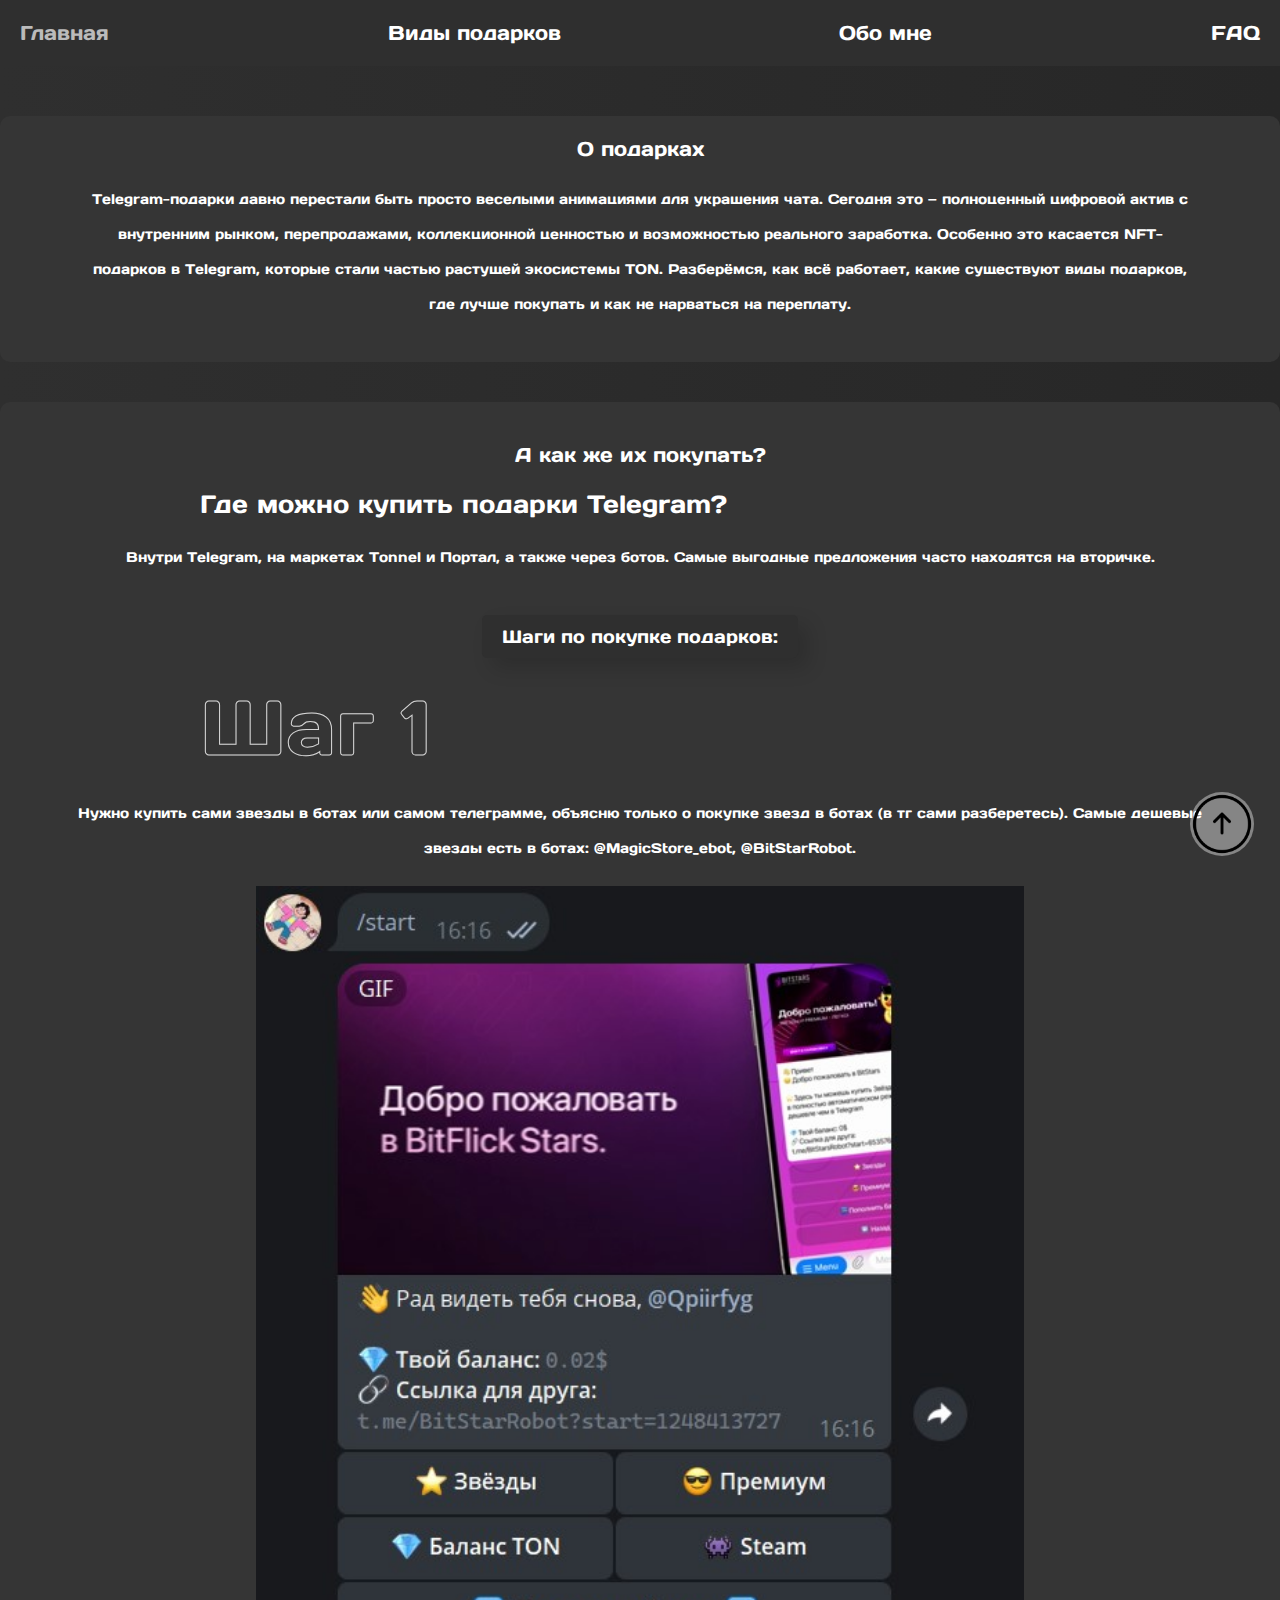
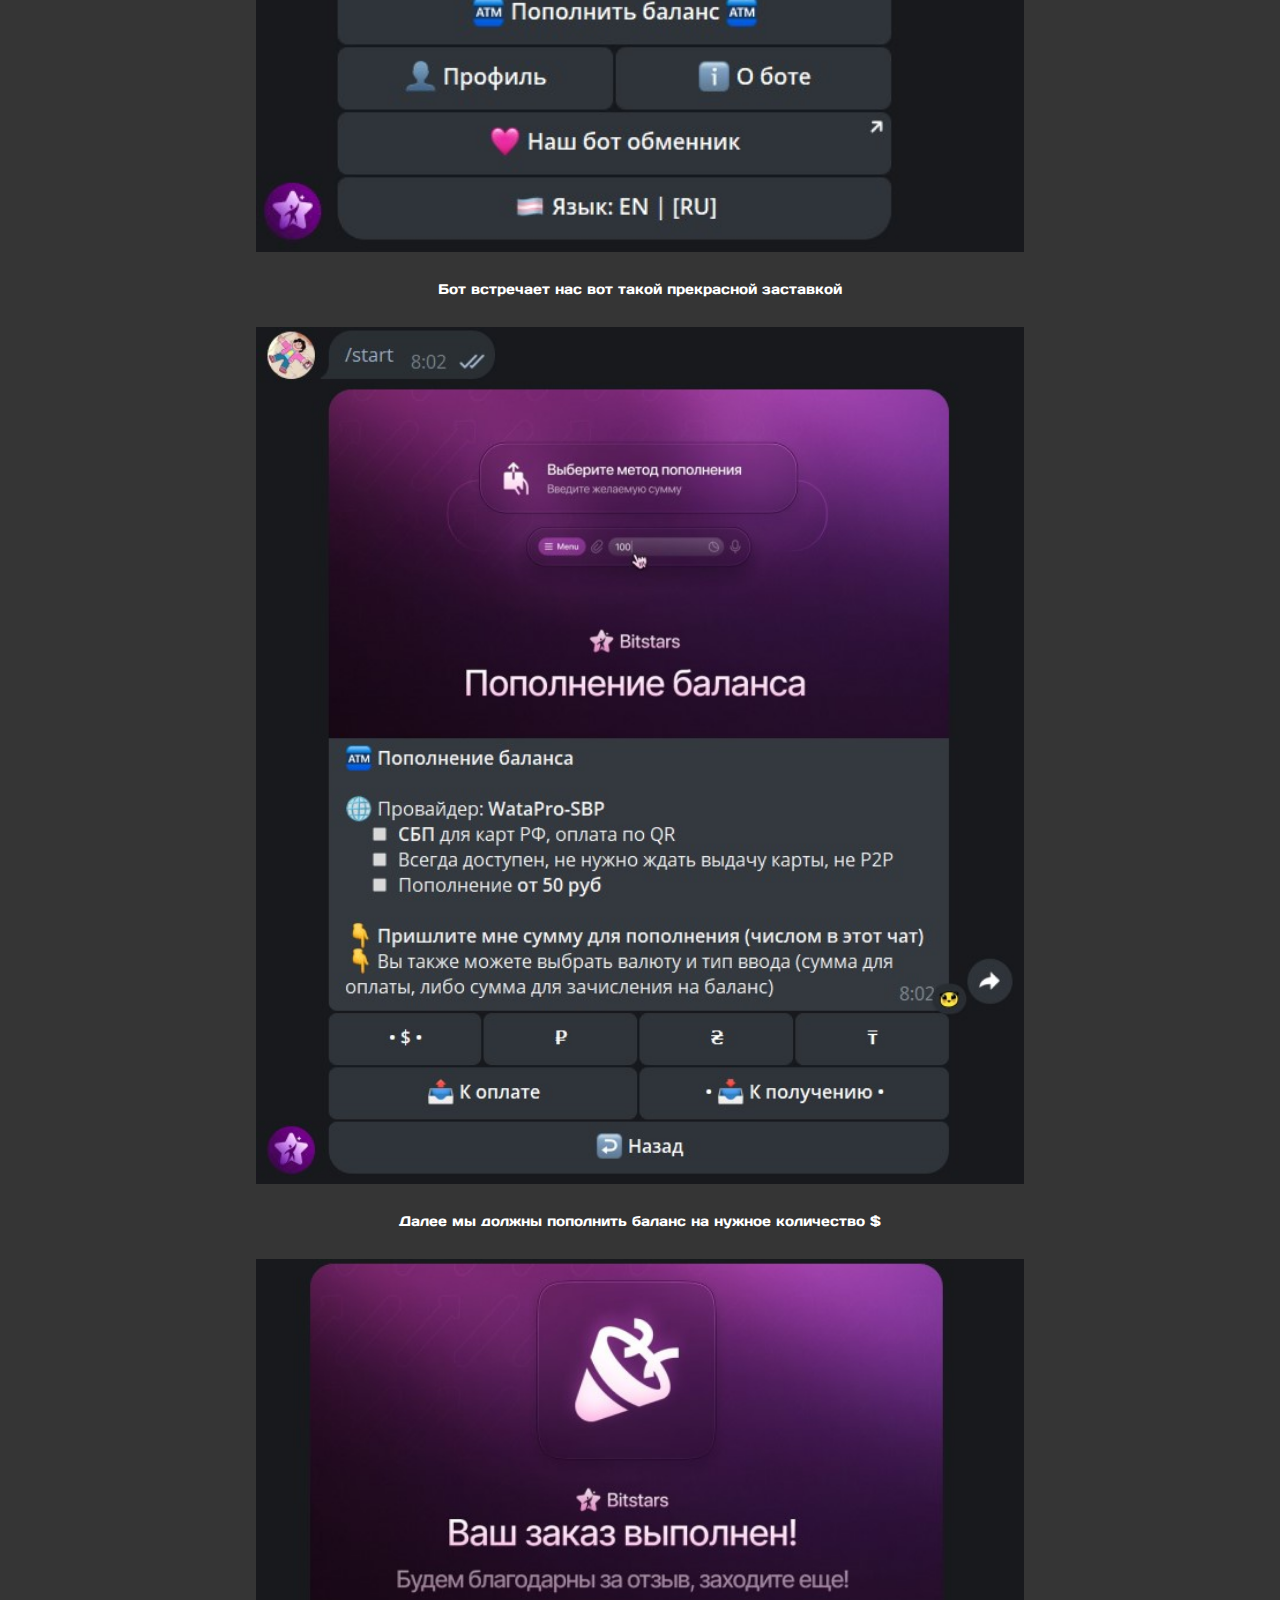
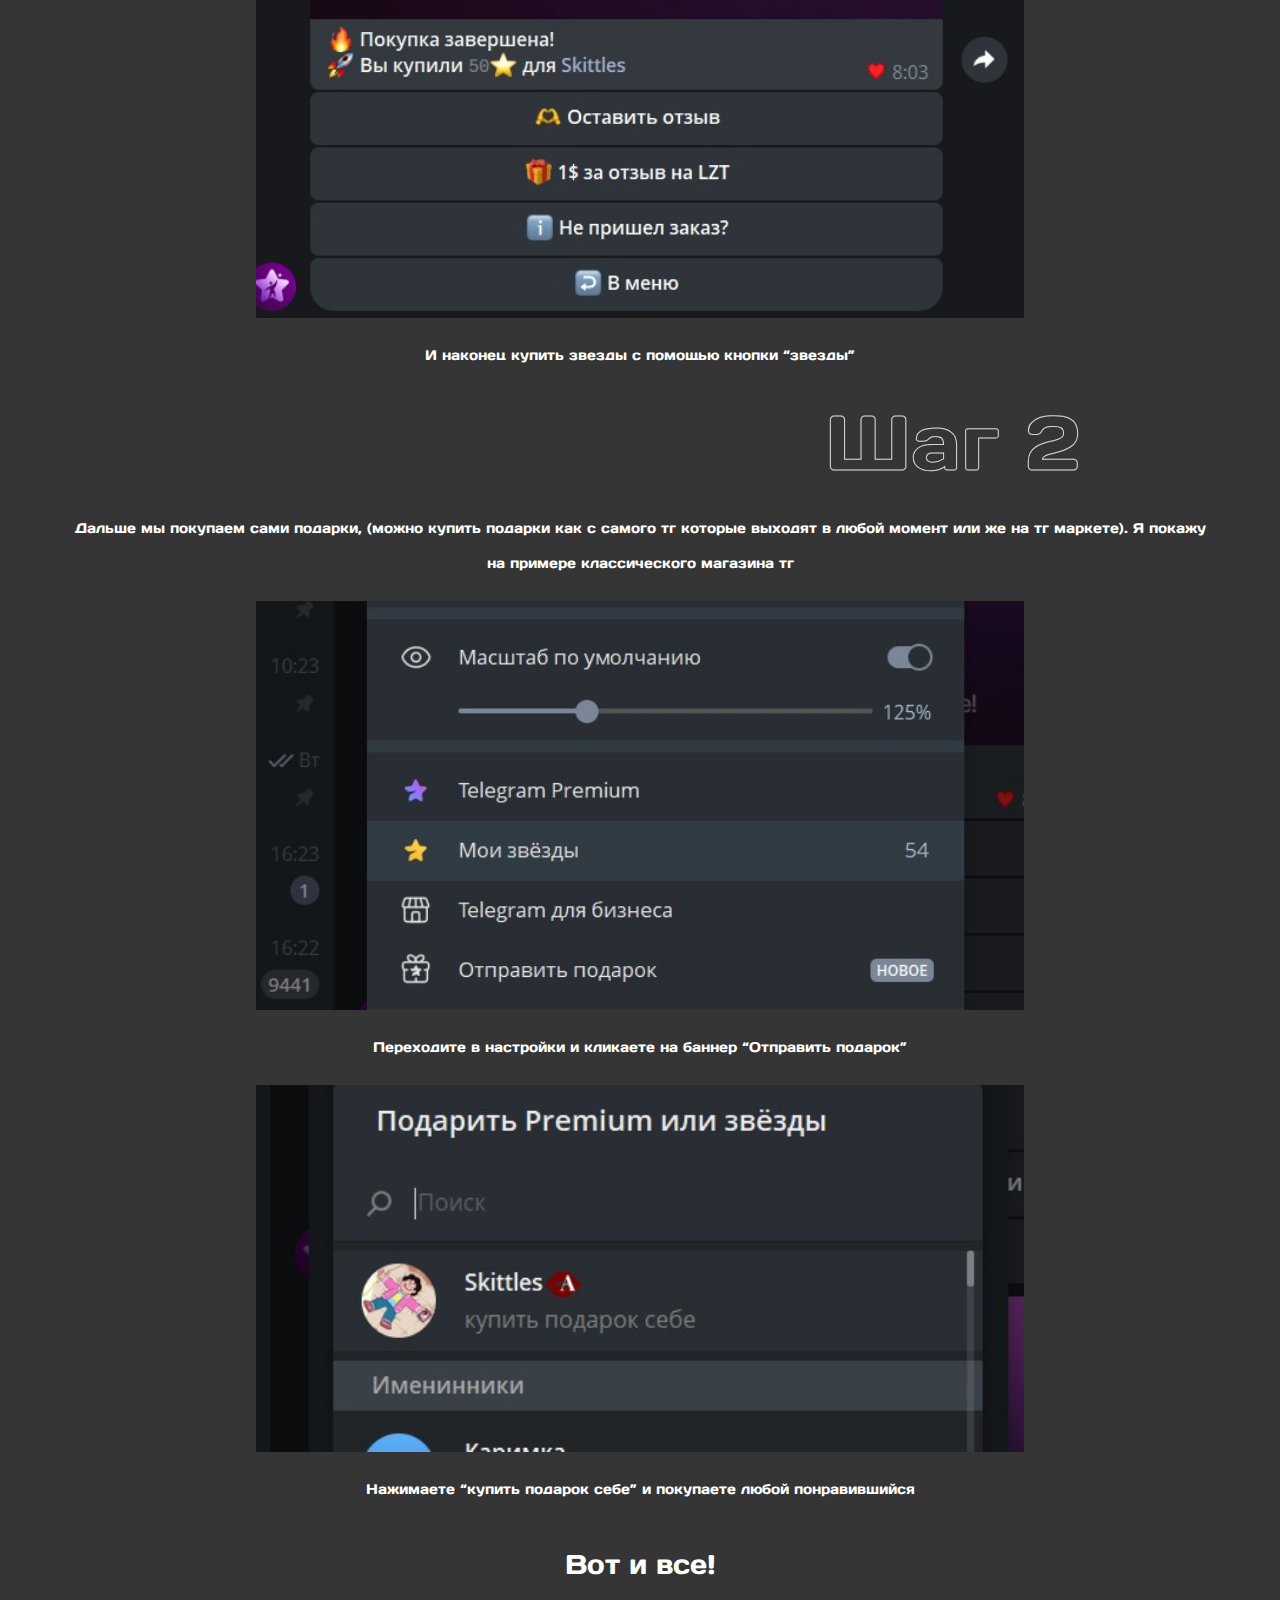
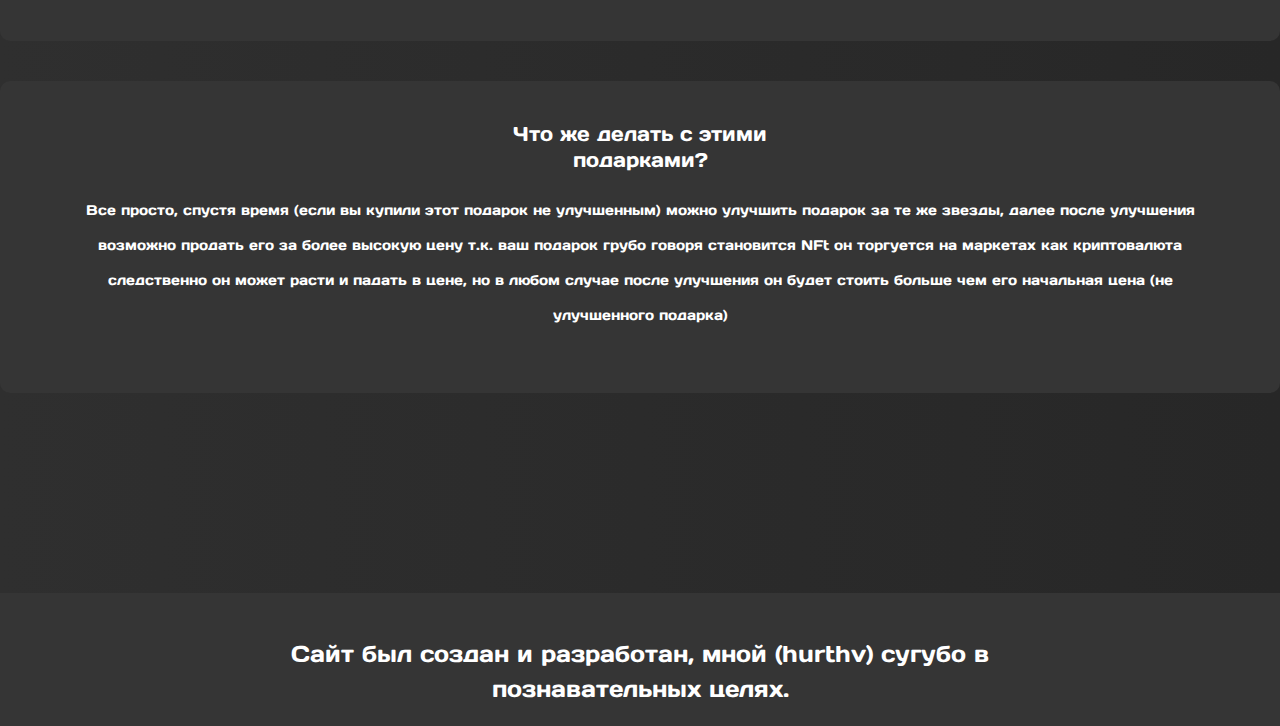
<file: index.html>
<!DOCTYPE html>
<html lang="ru">
<head>
    <meta charset="UTF-8">
    <meta name="viewport" content="width=device-width, initial-scale=1.0">
    <title>Document</title>
    <link rel="stylesheet" href="gift.css">
    <link href="https://fonts.googleapis.com/css2?family=Days+One&display=swap" rel="stylesheet">
</head>
<body>

    <a href="#top" class="arrow-link"><img src="images/arrow_top.png" alt="" class="arrow-img"></a>

    <header class="header">
        <div class="header-div">
            <ul class="header-list">
                <li class="header-list-item">
                    <a href="index.html" id="top" class="header-list-link active">Главная</a>
                </li>
                <li class="header-list-item">
                    <a href="gift-types.html" class="header-list-link textcenter">Виды подарков</a>
                </li>
                <li class="header-list-item">
                    <a href="gift-about.html" class="header-list-link">Обо мне</a>
                </li>
                <li class="header-list-item">
                    <a href="gift-FAQ.html" class="header-list-link">FAQ</a>
                </li>
            </ul>
        </div>
    </header>

    <main class="main">
        <div class="container">
            <article class="article">
                <div data-number="1" class="article-number"></div>
                <div class="article-subtitle">О подарках</div>
                <p class="article-title">Telegram-подарки давно перестали быть просто веселыми анимациями для украшения чата. 
                    Сегодня это — полноценный цифровой актив с внутренним рынком, перепродажами, коллекционной ценностью и возможностью реального заработка. 
                    Особенно это касается NFT-подарков в Telegram, которые стали частью растущей экосистемы TON. 
                    Разберёмся, как всё работает, какие существуют виды подарков, где лучше покупать и как не нарваться на переплату.</p>
            </article>
        </div>

            <div class="container">
            <article class="article_2">
                <div data-number="2" class="article-number_2"></div>
                    <div class="article-subtitle_2">А как же их покупать?</div>
                        <div class="article-sub-subtitle_2">Где можно купить подарки Telegram?</div>
                            <p class="article-title_2 margin">Внутри Telegram, на маркетах Tonnel и Портал, а также через ботов. Самые выгодные предложения часто находятся на вторичке.</p>
                            
                            <div class="article-step_2">Шаги по покупке подарков:</div>

                    <div class="step_1">Шаг 1</div>
                        <p class="article-title_2">Нужно купить сами звезды в ботах или самом телеграмме, объясню только о покупке звезд в ботах (в тг сами разберетесь). 
                        Самые дешевые звезды есть в ботах: @MagicStore_ebot, @BitStarRobot.</p>
                        <img src="images/img1.jpg" alt="Заставка бота" class="img-part_1">
                            <p class="article-title_2">Бот встречает нас вот такой прекрасной заставкой</p>
                                <img src="images/img2.jpg" alt="Пополнение баланса" class="img-part_1">
                                    <p class="article-title_2">Далее мы должны пополнить баланс на нужное количество $</p>
                                        <img src="images/img3.jpg" alt="Покупка звезд" class="img-part_1">
                                            <p class="article-title_2">И наконец купить звезды с помощью кнопки “звезды”</p>

                    <div class="step_2">Шаг 2</div>

                    <p class="article-title_2">Дальше мы покупаем сами подарки, (можно купить подарки как с самого тг которые выходят в любой момент или же на тг маркете).
                     Я покажу на примере классического магазина тг</p>
                        <img src="images/img4.jpg" alt="Отправка подарка" class="img-part_2">
                            <p class="article-title_2">Переходите в настройки и кликаете на баннер “Отправить подарок”</p>
                                <img src="images/img5.jpg" alt="Купить подарок себе" class="img-part_2">
                                    <p class="article-title_2">Нажимаете “купить подарок себе” и покупаете любой понравившийся</p>
                                        <div class="article-footer_2">Вот и все!</div>
                </article>
            </div>

            <div class="container">
                <article class="article_3">
                    <div data-number="3" class="article-number_3"></div>
                    <div class="article-subtitle_3">Что же делать с этими подарками?</div>
                    <p class="article-title_3">Все просто, спустя время (если вы купили этот подарок не улучшенным) можно улучшить подарок за те же звезды, 
                        далее после улучшения возможно продать его за более высокую цену 
                        т.к. ваш подарок грубо говоря становится NFt он торгуется на маркетах как криптовалюта следственно он может расти и падать в цене, 
                        но в любом случае после улучшения он будет стоить больше чем его начальная цена (не улучшенного подарка)</p>
                </article>
            </div>

    </main>


    <footer class="footer">
        <div class="footer-container">
            <p class="footer-text">
                Сайт был создан и разработан, мной (hurthv) сугубо в познавательных целях.
            </p>
        </div>
    </footer>

</body>
</html>
</file>
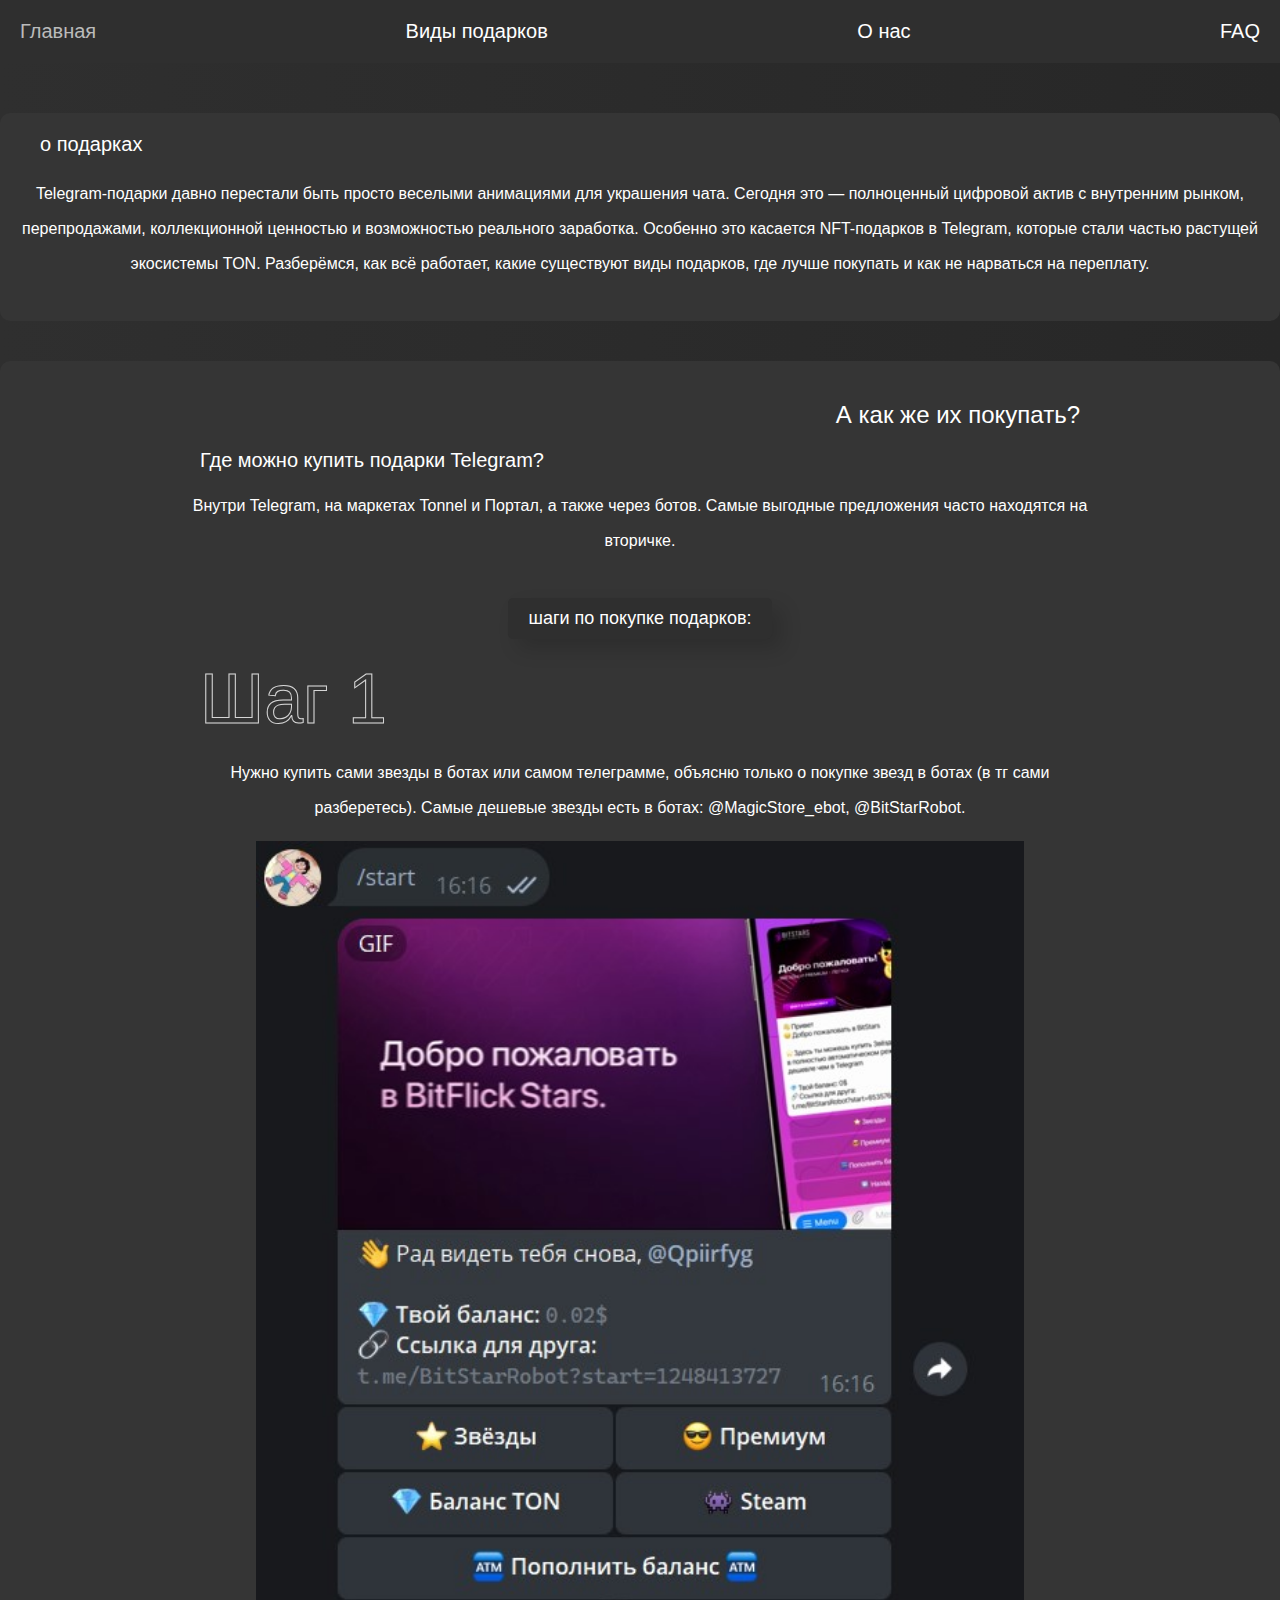
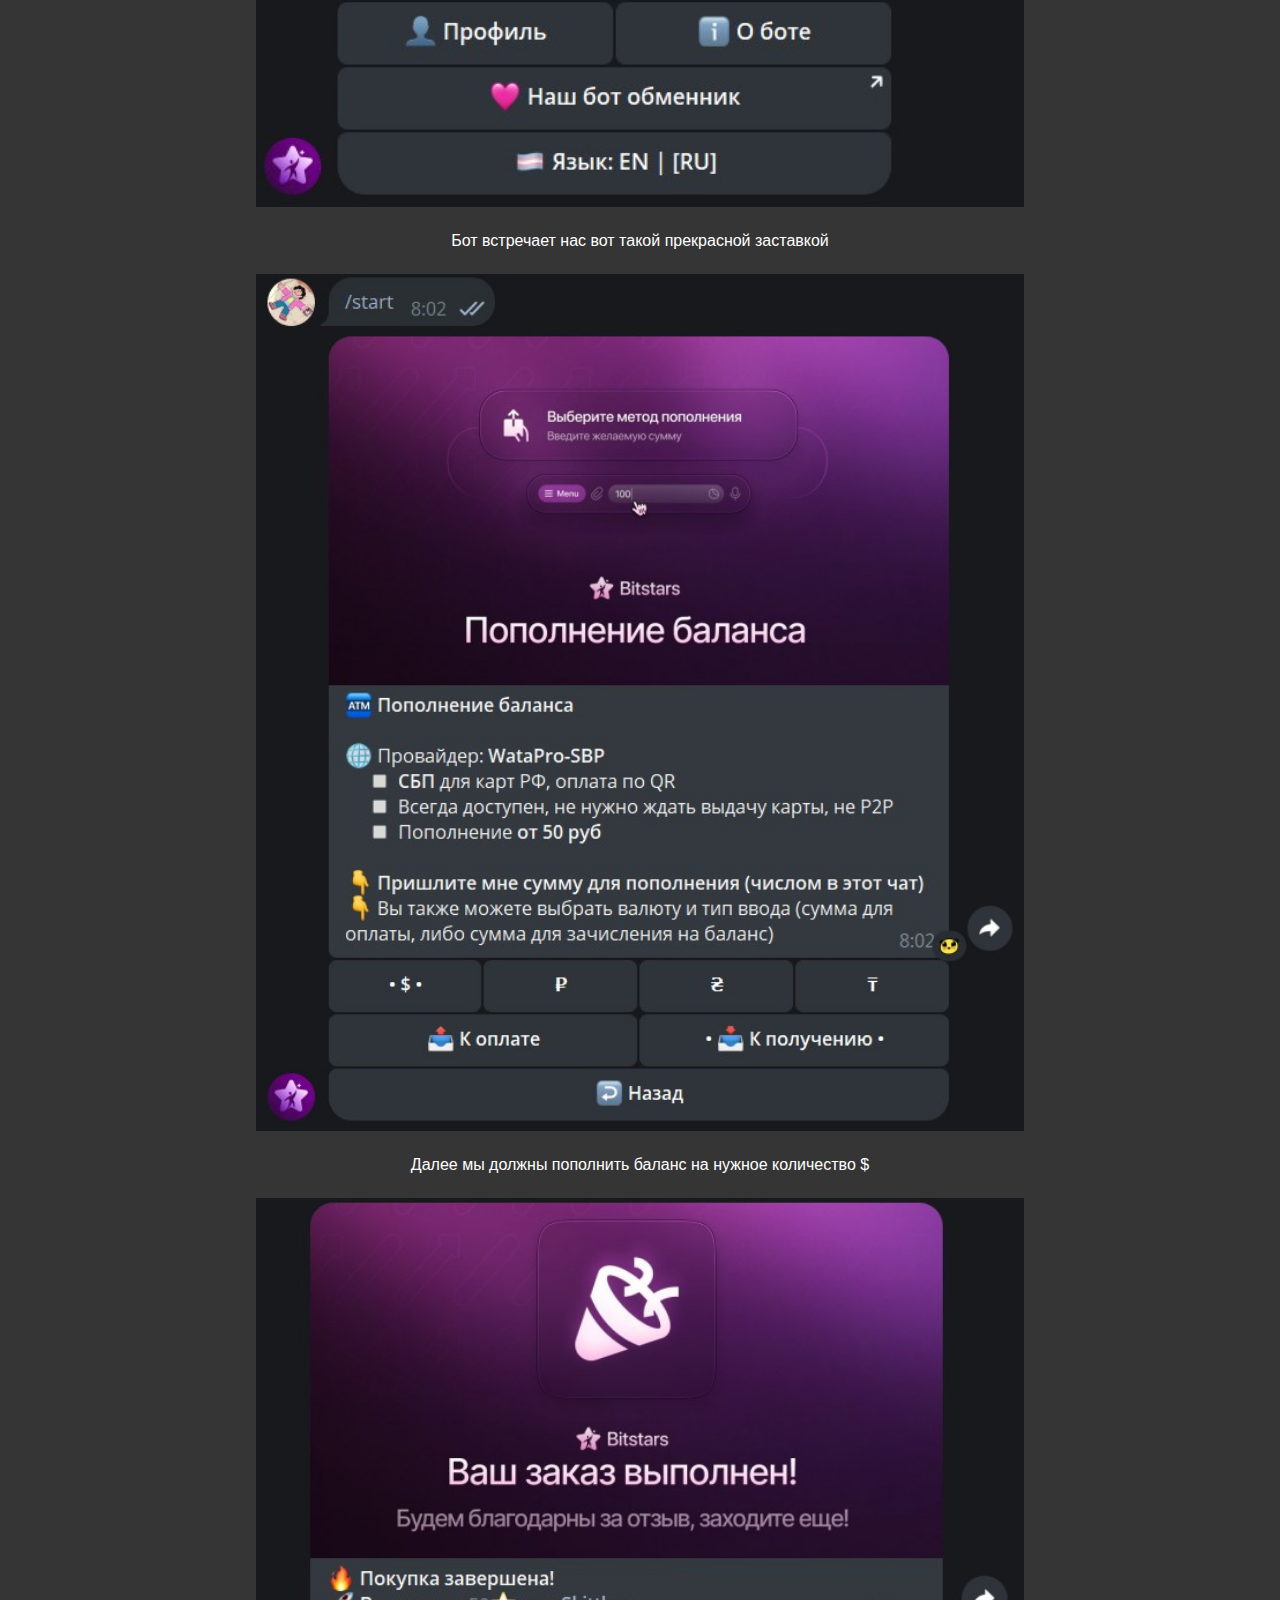
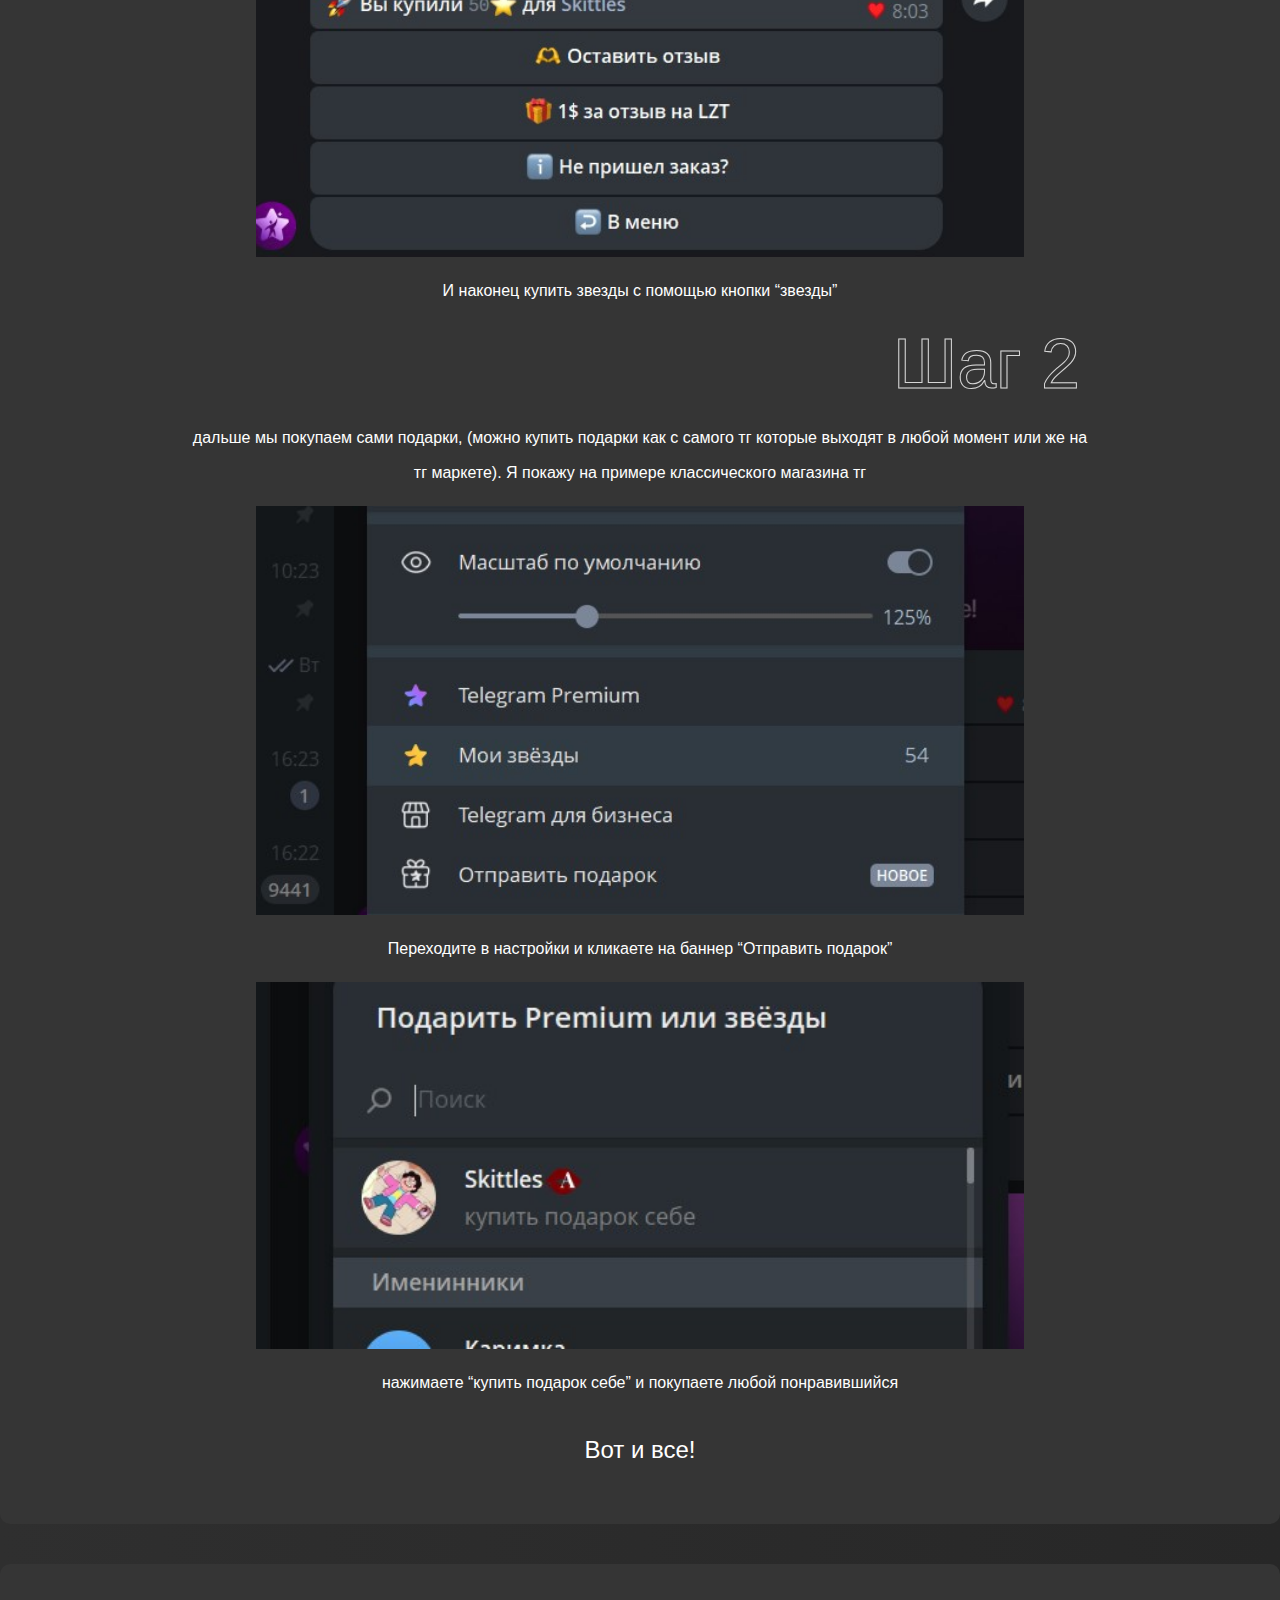
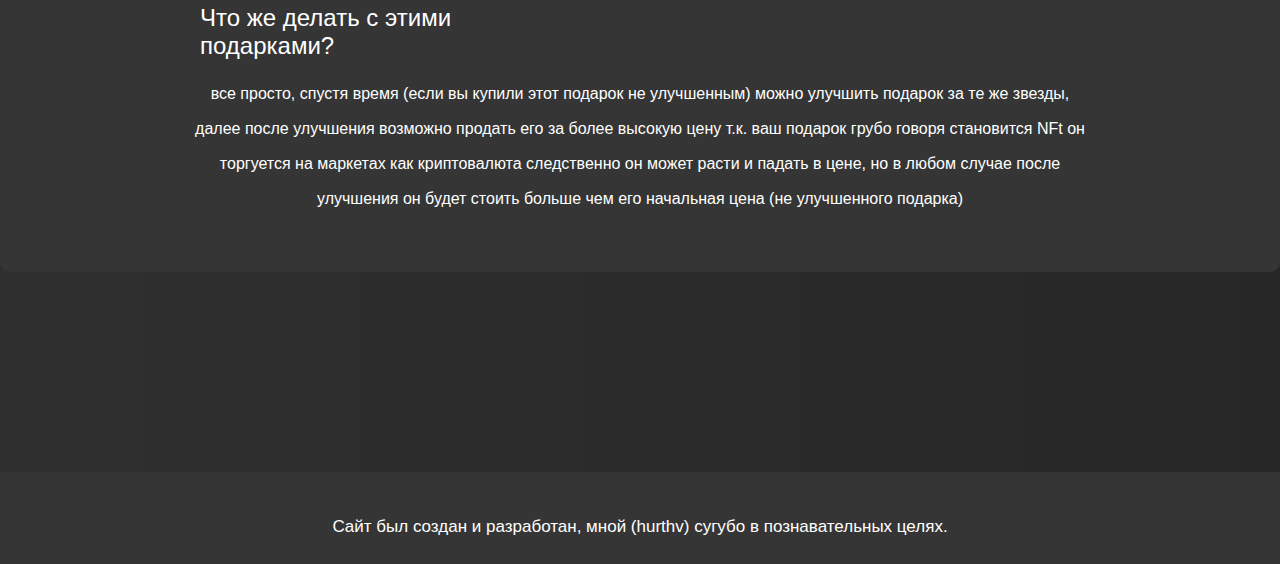
<file: docs/index.html>
<!DOCTYPE html>
<html lang="en">
<head>
    <meta charset="UTF-8">
    <meta name="viewport" content="width=device-width, initial-scale=1.0">
    <title>Document</title>
    <link rel="stylesheet" href="gift.css">
</head>
<body>
    <header class="header">
        <div class="header-div">
            <ul class="header-list">
                <li class="header-list-item">
                    <a href="index.html" class="header-list-link active">Главная</a>
                </li>
                <li class="header-list-item">
                    <a href="gift-types.html" class="header-list-link textcenter">Виды подарков</a>
                </li>
                <li class="header-list-item">
                    <a href="gift-about.html" class="header-list-link">О наc</a>
                </li>
                <li class="header-list-item">
                    <a href="gift-FAQ.html" class="header-list-link">FAQ</a>
                </li>
            </ul>
        </div>
    </header>

    <main class="main">
        <div class="container">
            <article class="article">
                <div data-number="1" class="article-number"></div>
                <div class="article-subtitle">о подарках</div>
                <p class="article-title">Telegram-подарки давно перестали быть просто веселыми анимациями для украшения чата. 
                    Сегодня это — полноценный цифровой актив с внутренним рынком, перепродажами, коллекционной ценностью и возможностью реального заработка. 
                    Особенно это касается NFT-подарков в Telegram, которые стали частью растущей экосистемы TON. 
                    Разберёмся, как всё работает, какие существуют виды подарков, где лучше покупать и как не нарваться на переплату.</p>
            </article>
        </div>

            <div class="container">
            <article class="article_2">
                <div data-number="2" class="article-number_2"></div>
                    <div class="article-subtitle_2">А как же их покупать?</div>
                        <div class="article-sub-subtitle_2">Где можно купить подарки Telegram?</div>
                            <p class="article-title_2 margin">Внутри Telegram, на маркетах Tonnel и Портал, а также через ботов. Самые выгодные предложения часто находятся на вторичке.</p>
                            
                            <div class="article-step_2">шаги по покупке подарков:</div>

                    <div class="step_1">Шаг 1</div>
                        <p class="article-title_2">Нужно купить сами звезды в ботах или самом телеграмме, объясню только о покупке звезд в ботах (в тг сами разберетесь). 
                        Самые дешевые звезды есть в ботах: @MagicStore_ebot, @BitStarRobot.</p>
                        <img src="images/img1.jpg" alt="Заставка бота" class="img-part_1">
                            <p class="article-title_2">Бот встречает нас вот такой прекрасной заставкой</p>
                                <img src="images/img2.jpg" alt="Пополнение баланса" class="img-part_1">
                                    <p class="article-title_2">Далее мы должны пополнить баланс на нужное количество $</p>
                                        <img src="images/img3.jpg" alt="Покупка звезд" class="img-part_1">
                                            <p class="article-title_2">И наконец купить звезды с помощью кнопки “звезды”</p>

                    <div class="step_2">Шаг 2</div>

                    <p class="article-title_2">дальше мы покупаем сами подарки, (можно купить подарки как с самого тг которые выходят в любой момент или же на тг маркете).
                     Я покажу на примере классического магазина тг</p>
                        <img src="images/img4.jpg" alt="Отправка подарка" class="img-part_2">
                            <p class="article-title_2">Переходите в настройки и кликаете на баннер “Отправить подарок”</p>
                                <img src="images/img5.jpg" alt="Купить подарок себе" class="img-part_2">
                                    <p class="article-title_2">нажимаете “купить подарок себе” и покупаете любой понравившийся</p>
                                        <div class="article-footer_2">Вот и все!</div>
                </article>
            </div>

            <div class="container">
                <article class="article_3">
                    <div data-number="3" class="article-number_3"></div>
                    <div class="article-subtitle_3">Что же делать с этими подарками?</div>
                    <p class="article-title_3">все просто, спустя время (если вы купили этот подарок не улучшенным) можно улучшить подарок за те же звезды, 
                        далее после улучшения возможно продать его за более высокую цену 
                        т.к. ваш подарок грубо говоря становится NFt он торгуется на маркетах как криптовалюта следственно он может расти и падать в цене, 
                        но в любом случае после улучшения он будет стоить больше чем его начальная цена (не улучшенного подарка)</p>
                </article>
            </div>

    </main>


    <footer class="footer">
        <div class="footer-container">
            <p class="footer-text">
                Сайт был создан и разработан, мной (hurthv) сугубо в познавательных целях.
            </p>
        </div>
    </footer>

</body>
</html>
</file>
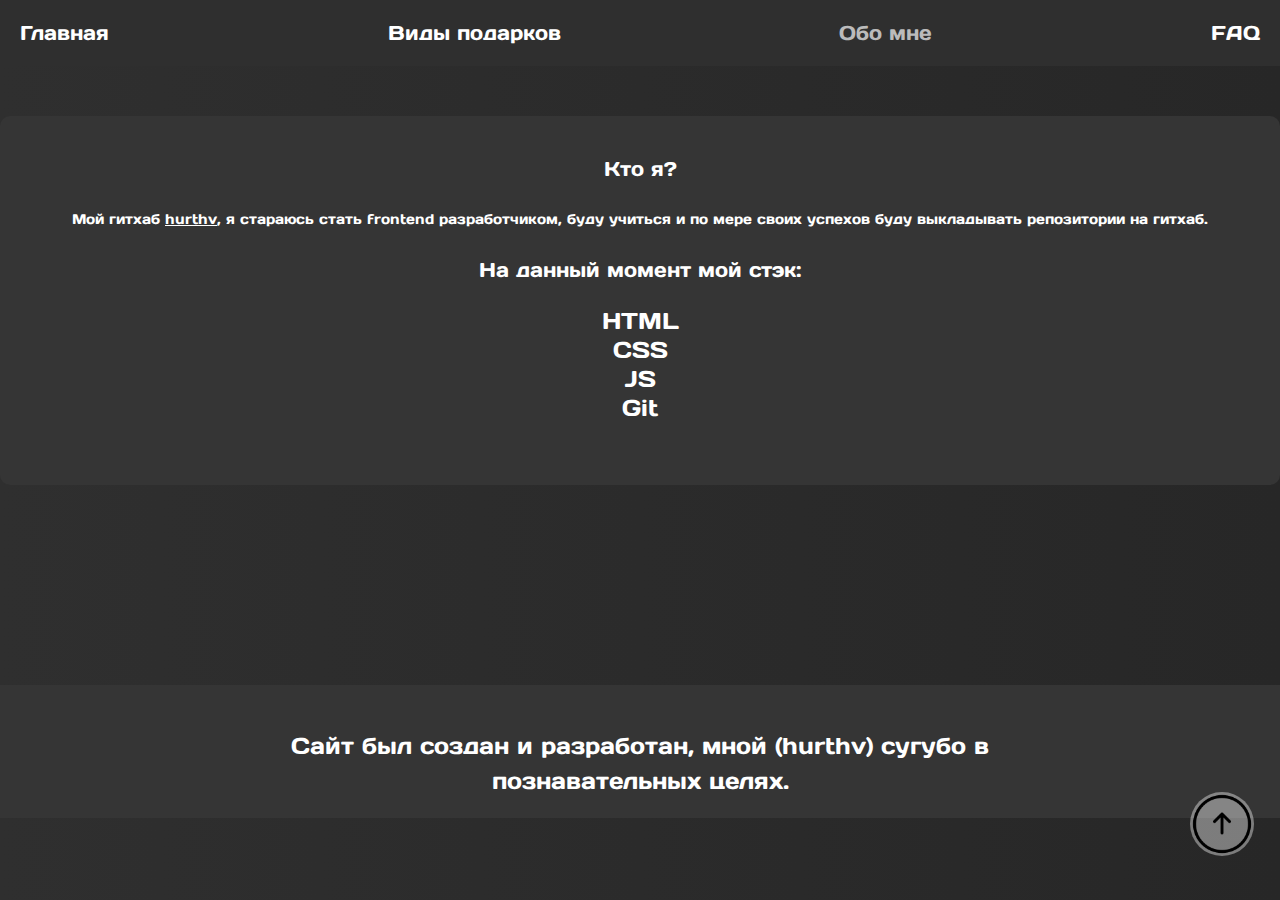
<file: gift-about.html>
<!DOCTYPE html>
<html lang="en">
<head>
    <meta charset="UTF-8">
    <meta name="viewport" content="width=device-width, initial-scale=1.0">
    <title>GIFT TYPES</title>
    <link rel="stylesheet" href="gift.css">
    <link href="https://fonts.googleapis.com/css2?family=Days+One&display=swap" rel="stylesheet">
</head>
<body>

    <a href="#top" class="arrow-link"><img src="images/arrow_top.png" alt="" class="arrow-img"></a>

    <header class="header">
        <div class="header-div">
            <ul class="header-list">
                <li class="header-list-item">
                    <a href="index.html" class="header-list-link">Главная</a>
                </li>
                <li class="header-list-item">
                    <a href="gift-types.html" class="header-list-link textcenter">Виды подарков</a>
                </li>
                <li class="header-list-item">
                    <a href="gift-about.html" class="header-list-link active">Обо мне</a>
                </li>
                <li class="header-list-item">
                    <a href="gift-FAQ.html" class="header-list-link">FAQ</a>
                </li>
            </ul>
        </div>
    </header>

    <main class="main">
        <div class="container">
            <article class="article_about">
                    <div class="article_about-subtitle">Кто я?</div>
                    <p class="article_about-title">Мой гитхаб <a href="https://github.com/Hurthv" class="link-bio">hurthv</a>, я стараюсь стать frontend разработчиком, буду учиться и по мере своих успехов буду выкладывать репозитории на гитхаб.</p>
                    <div class="article_about-subtitle-2">На данный момент мой стэк:</div>
                    <ul class="article_about-list">
                        <li class="article_about-list-item">HTML</li>
                        <li class="article_about-list-item">CSS</li>
                        <li class="article_about-list-item">JS</li>
                        <li class="article_about-list-item">Git</li>
                    </ul>
            </article>
        </div>
    </main>

    <footer class="footer">
        <div class="footer-container">
            <p class="footer-text">
                Сайт был создан и разработан, мной (hurthv) сугубо в познавательных целях.
            </p>
        </div>
    </footer>

</body>
</html>
</file>
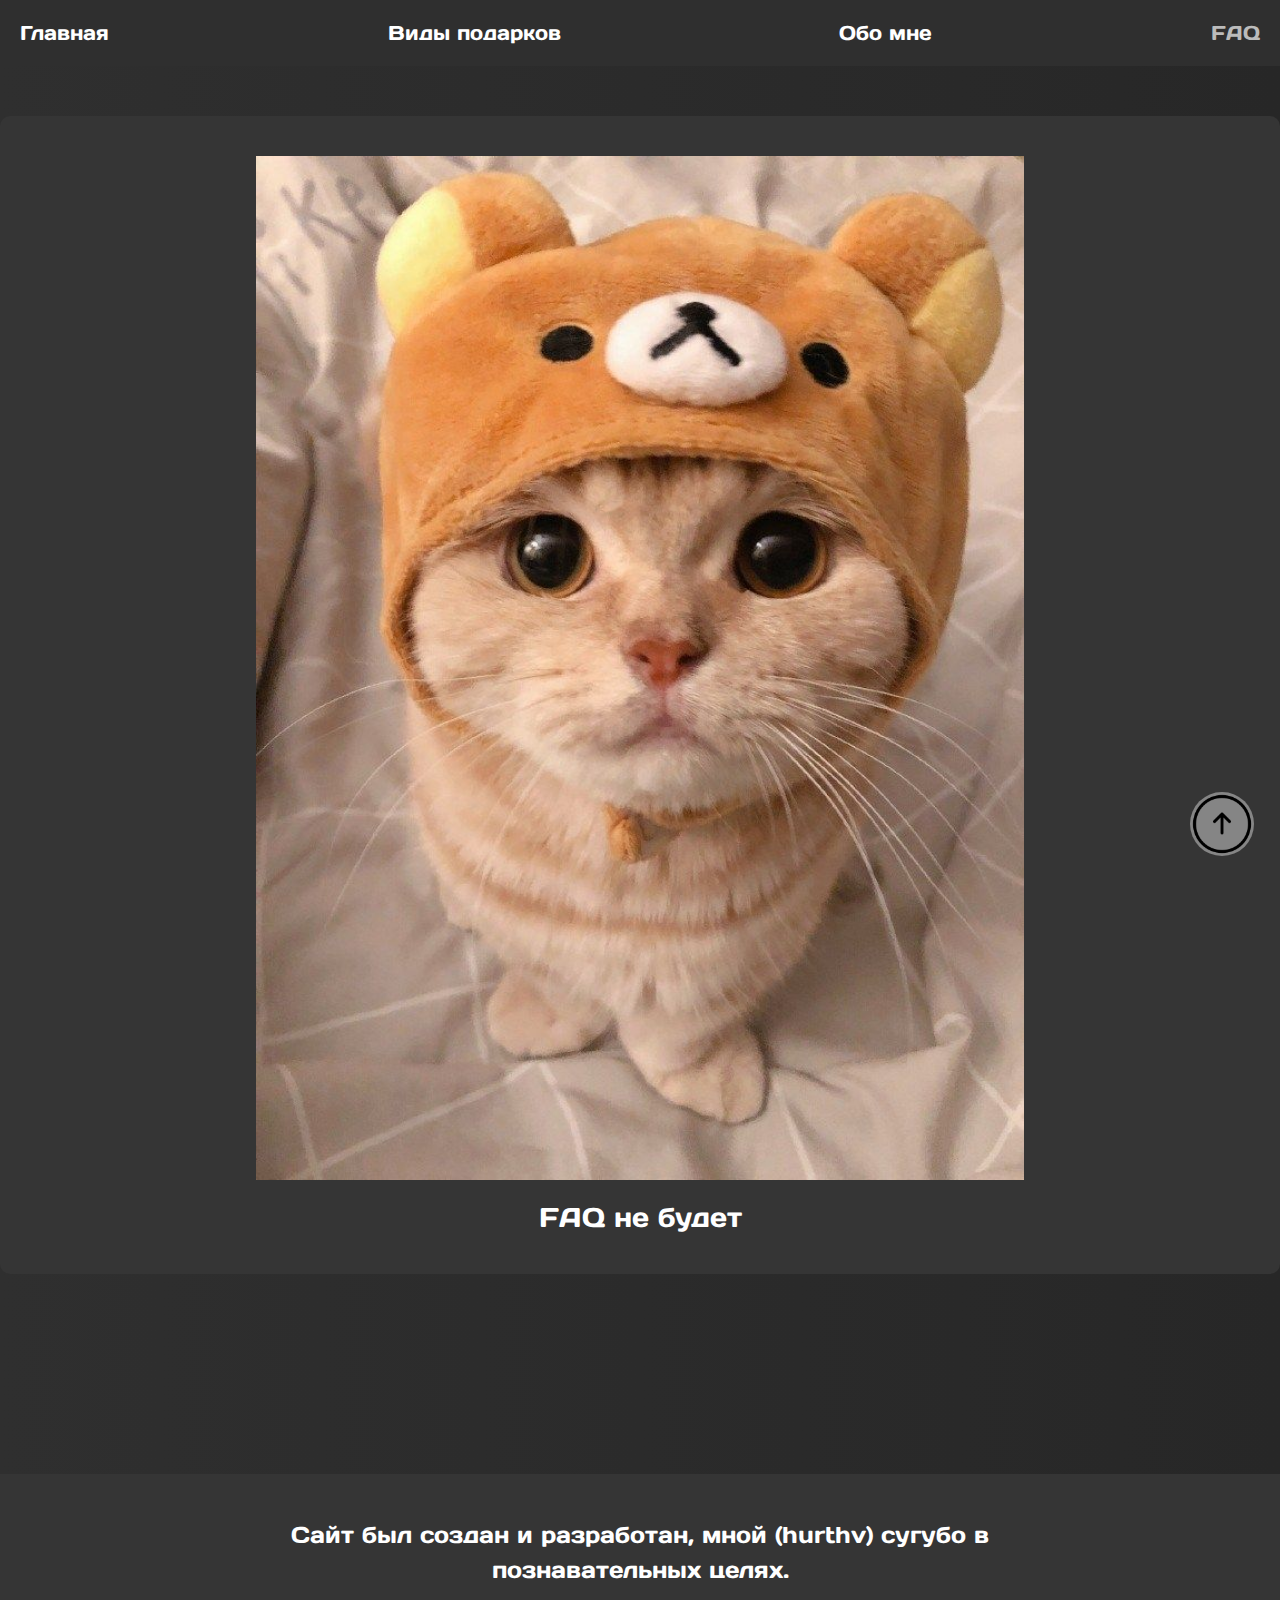
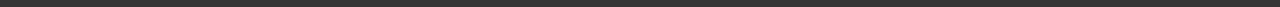
<file: gift-FAQ.html>
<!DOCTYPE html>
<html lang="en">
<head>
    <meta charset="UTF-8">
    <meta name="viewport" content="width=device-width, initial-scale=1.0">
    <title>GIFT TYPES</title>
    <link rel="stylesheet" href="gift.css">
    <link href="https://fonts.googleapis.com/css2?family=Days+One&display=swap" rel="stylesheet">
</head>
<body>

    <a href="#top" class="arrow-link"><img src="images/arrow_top.png" alt="" class="arrow-img"></a>

    <header class="header">
        <div class="header-div">
            <ul class="header-list">
                <li class="header-list-item">
                    <a href="index.html" class="header-list-link">Главная</a>
                </li>
                <li class="header-list-item">
                    <a href="gift-types.html" class="header-list-link textcenter">Виды подарков</a>
                </li>
                <li class="header-list-item">
                    <a href="gift-about.html" class="header-list-link">Обо мне</a>
                </li>
                <li class="header-list-item">
                    <a href="gift-FAQ.html" class="header-list-link active">FAQ</a>
                </li>
            </ul>
        </div>
    </header>

    <main class="main">
        <div class="container">
            <article class="article_FAQ">
                <img src="images/kitty.jpg" alt="" class="article_FAQ-img">
                <div class="article_FAQ-subtitle">FAQ не будет</div>
            </article>
        </div>
    </main>

    <footer class="footer">
        <div class="footer-container">
            <p class="footer-text">
                Сайт был создан и разработан, мной (hurthv) сугубо в познавательных целях.
            </p>
        </div>
    </footer>

</body>
</html>
</file>
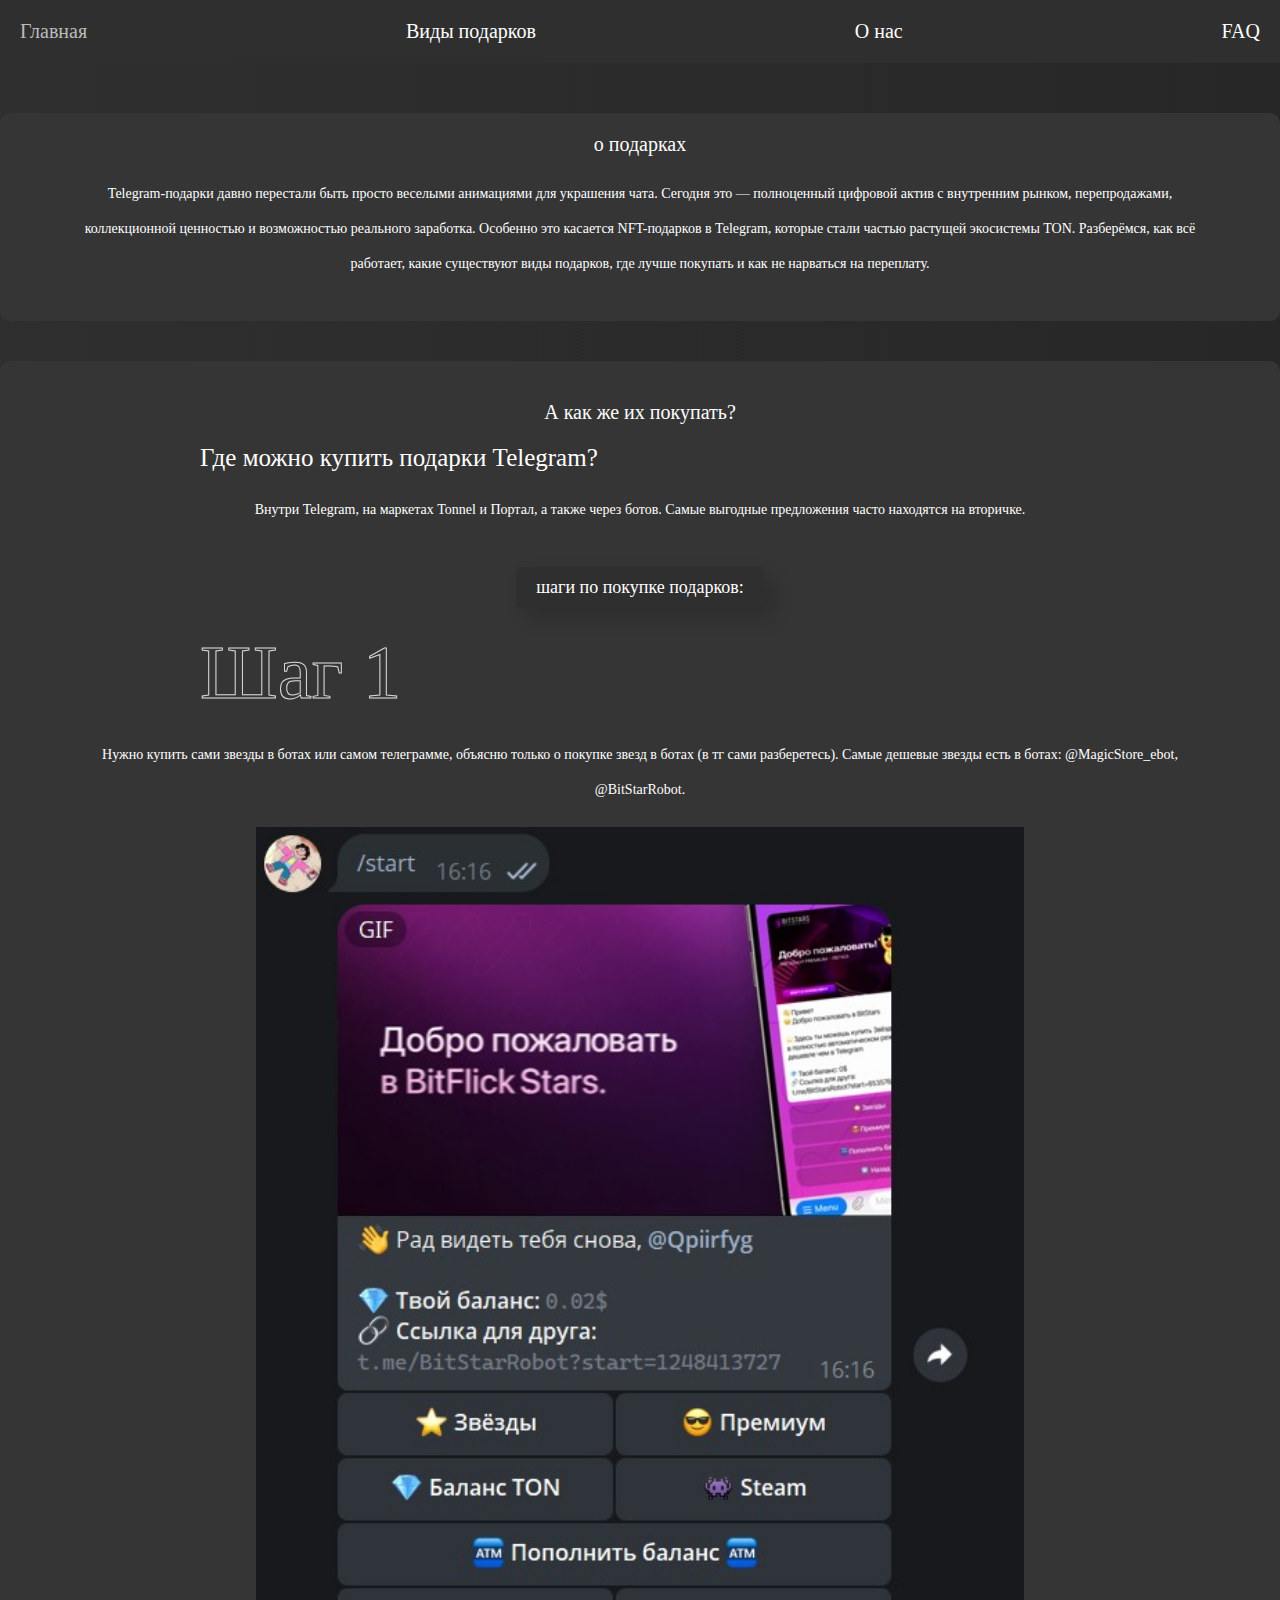
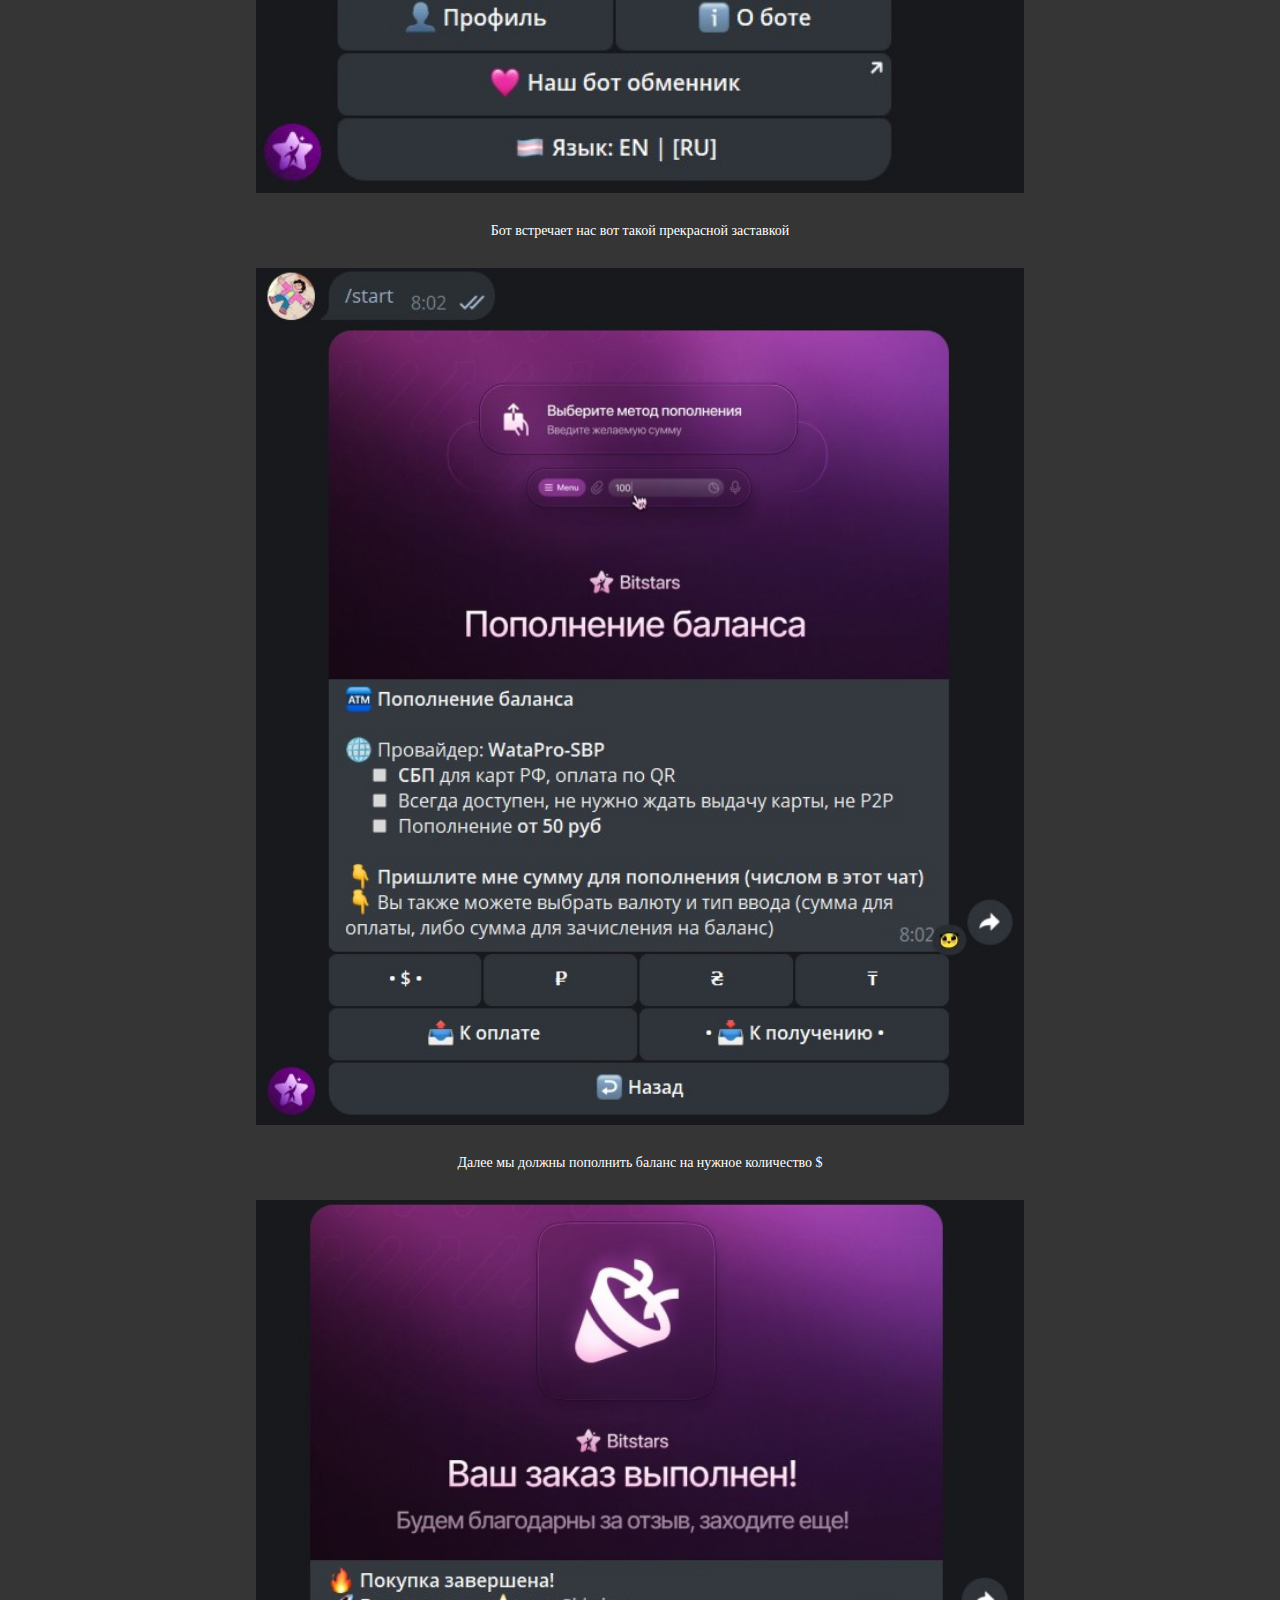
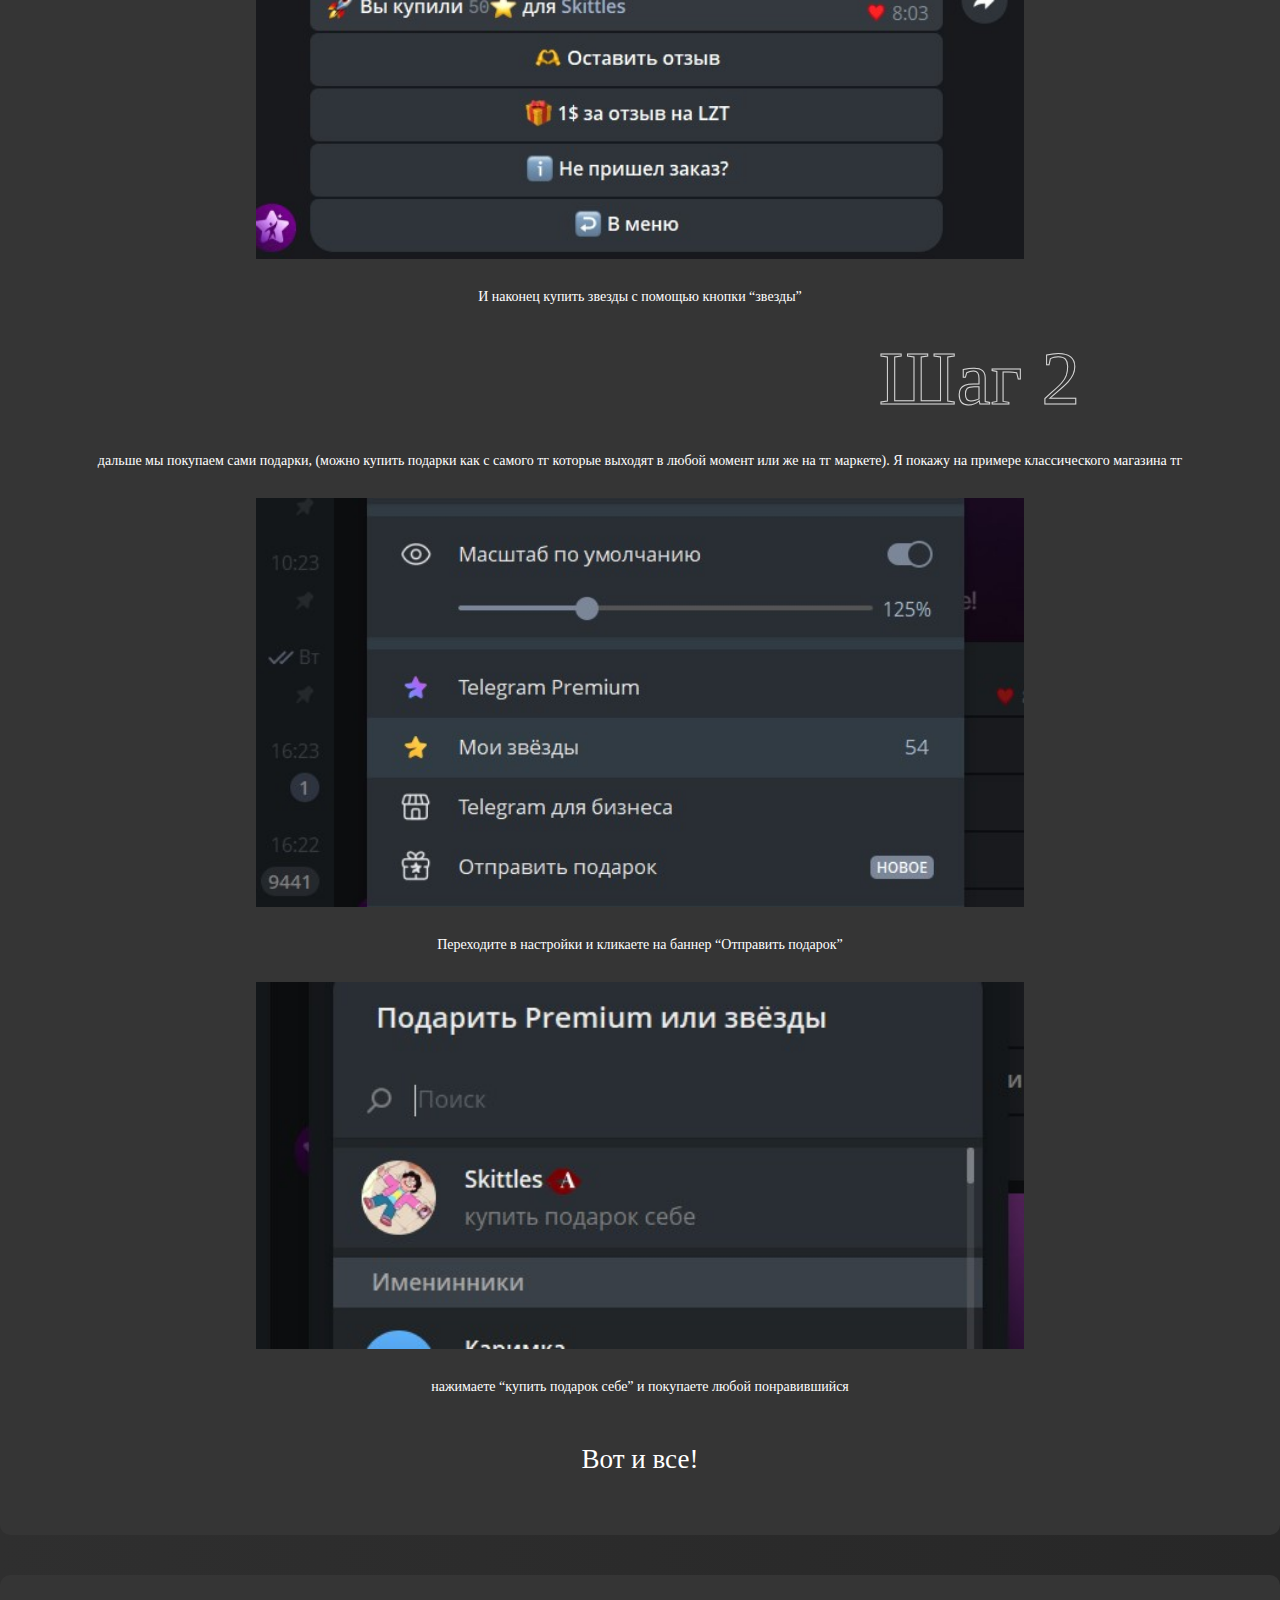
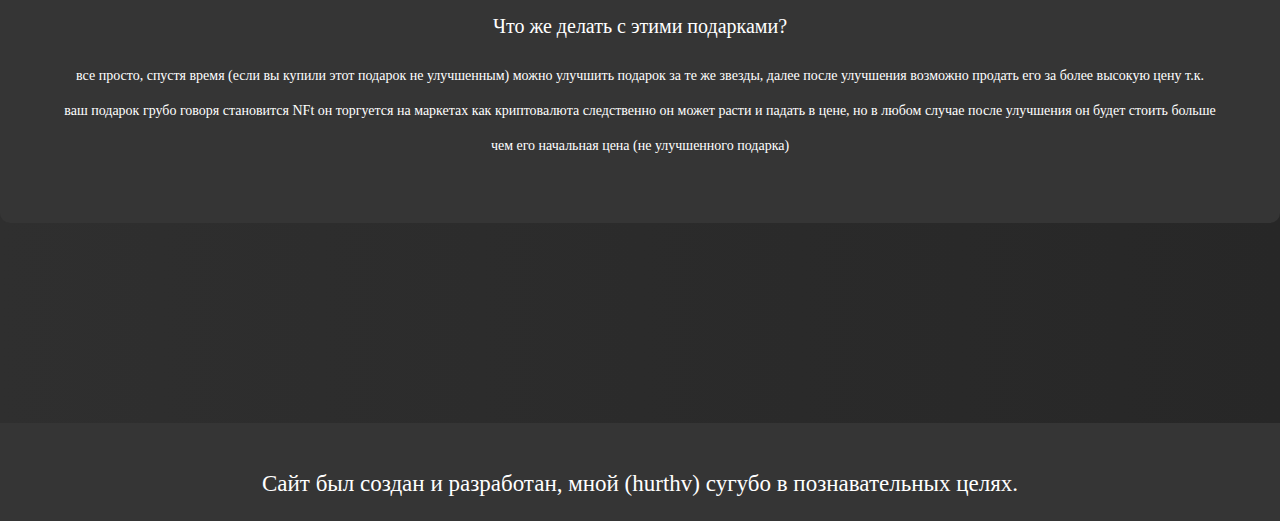
<file: gift-main.html>
<!DOCTYPE html>
<html lang="en">
<head>
    <meta charset="UTF-8">
    <meta name="viewport" content="width=device-width, initial-scale=1.0">
    <title>Document</title>
    <link rel="stylesheet" href="gift.css">
</head>
<body>
    <header class="header">
        <div class="header-div">
            <ul class="header-list">
                <li class="header-list-item">
                    <a href="gift-main.html" class="header-list-link active">Главная</a>
                </li>
                <li class="header-list-item">
                    <a href="gift-types.html" class="header-list-link textcenter">Виды подарков</a>
                </li>
                <li class="header-list-item">
                    <a href="gift-about.html" class="header-list-link">О наc</a>
                </li>
                <li class="header-list-item">
                    <a href="gift-FAQ.html" class="header-list-link">FAQ</a>
                </li>
            </ul>
        </div>
    </header>

    <main class="main">
        <div class="container">
            <article class="article">
                <div data-number="1" class="article-number"></div>
                <div class="article-subtitle">о подарках</div>
                <p class="article-title">Telegram-подарки давно перестали быть просто веселыми анимациями для украшения чата. 
                    Сегодня это — полноценный цифровой актив с внутренним рынком, перепродажами, коллекционной ценностью и возможностью реального заработка. 
                    Особенно это касается NFT-подарков в Telegram, которые стали частью растущей экосистемы TON. 
                    Разберёмся, как всё работает, какие существуют виды подарков, где лучше покупать и как не нарваться на переплату.</p>
            </article>
        </div>

            <div class="container">
            <article class="article_2">
                <div data-number="2" class="article-number_2"></div>
                    <div class="article-subtitle_2">А как же их покупать?</div>
                        <div class="article-sub-subtitle_2">Где можно купить подарки Telegram?</div>
                            <p class="article-title_2 margin">Внутри Telegram, на маркетах Tonnel и Портал, а также через ботов. Самые выгодные предложения часто находятся на вторичке.</p>
                            
                            <div class="article-step_2">шаги по покупке подарков:</div>

                    <div class="step_1">Шаг 1</div>
                        <p class="article-title_2">Нужно купить сами звезды в ботах или самом телеграмме, объясню только о покупке звезд в ботах (в тг сами разберетесь). 
                        Самые дешевые звезды есть в ботах: @MagicStore_ebot, @BitStarRobot.</p>
                        <img src="images/img1.jpg" alt="Заставка бота" class="img-part_1">
                            <p class="article-title_2">Бот встречает нас вот такой прекрасной заставкой</p>
                                <img src="images/img2.jpg" alt="Пополнение баланса" class="img-part_1">
                                    <p class="article-title_2">Далее мы должны пополнить баланс на нужное количество $</p>
                                        <img src="images/img3.jpg" alt="Покупка звезд" class="img-part_1">
                                            <p class="article-title_2">И наконец купить звезды с помощью кнопки “звезды”</p>

                    <div class="step_2">Шаг 2</div>

                    <p class="article-title_2">дальше мы покупаем сами подарки, (можно купить подарки как с самого тг которые выходят в любой момент или же на тг маркете).
                     Я покажу на примере классического магазина тг</p>
                        <img src="images/img4.jpg" alt="Отправка подарка" class="img-part_2">
                            <p class="article-title_2">Переходите в настройки и кликаете на баннер “Отправить подарок”</p>
                                <img src="images/img5.jpg" alt="Купить подарок себе" class="img-part_2">
                                    <p class="article-title_2">нажимаете “купить подарок себе” и покупаете любой понравившийся</p>
                                        <div class="article-footer_2">Вот и все!</div>
                </article>
            </div>

            <div class="container">
                <article class="article_3">
                    <div data-number="3" class="article-number_3"></div>
                    <div class="article-subtitle_3">Что же делать с этими подарками?</div>
                    <p class="article-title_3">все просто, спустя время (если вы купили этот подарок не улучшенным) можно улучшить подарок за те же звезды, 
                        далее после улучшения возможно продать его за более высокую цену 
                        т.к. ваш подарок грубо говоря становится NFt он торгуется на маркетах как криптовалюта следственно он может расти и падать в цене, 
                        но в любом случае после улучшения он будет стоить больше чем его начальная цена (не улучшенного подарка)</p>
                </article>
            </div>

    </main>


    <footer class="footer">
        <div class="footer-container">
            <p class="footer-text">
                Сайт был создан и разработан, мной (hurthv) сугубо в познавательных целях.
            </p>
        </div>
    </footer>

</body>
</html>
</file>
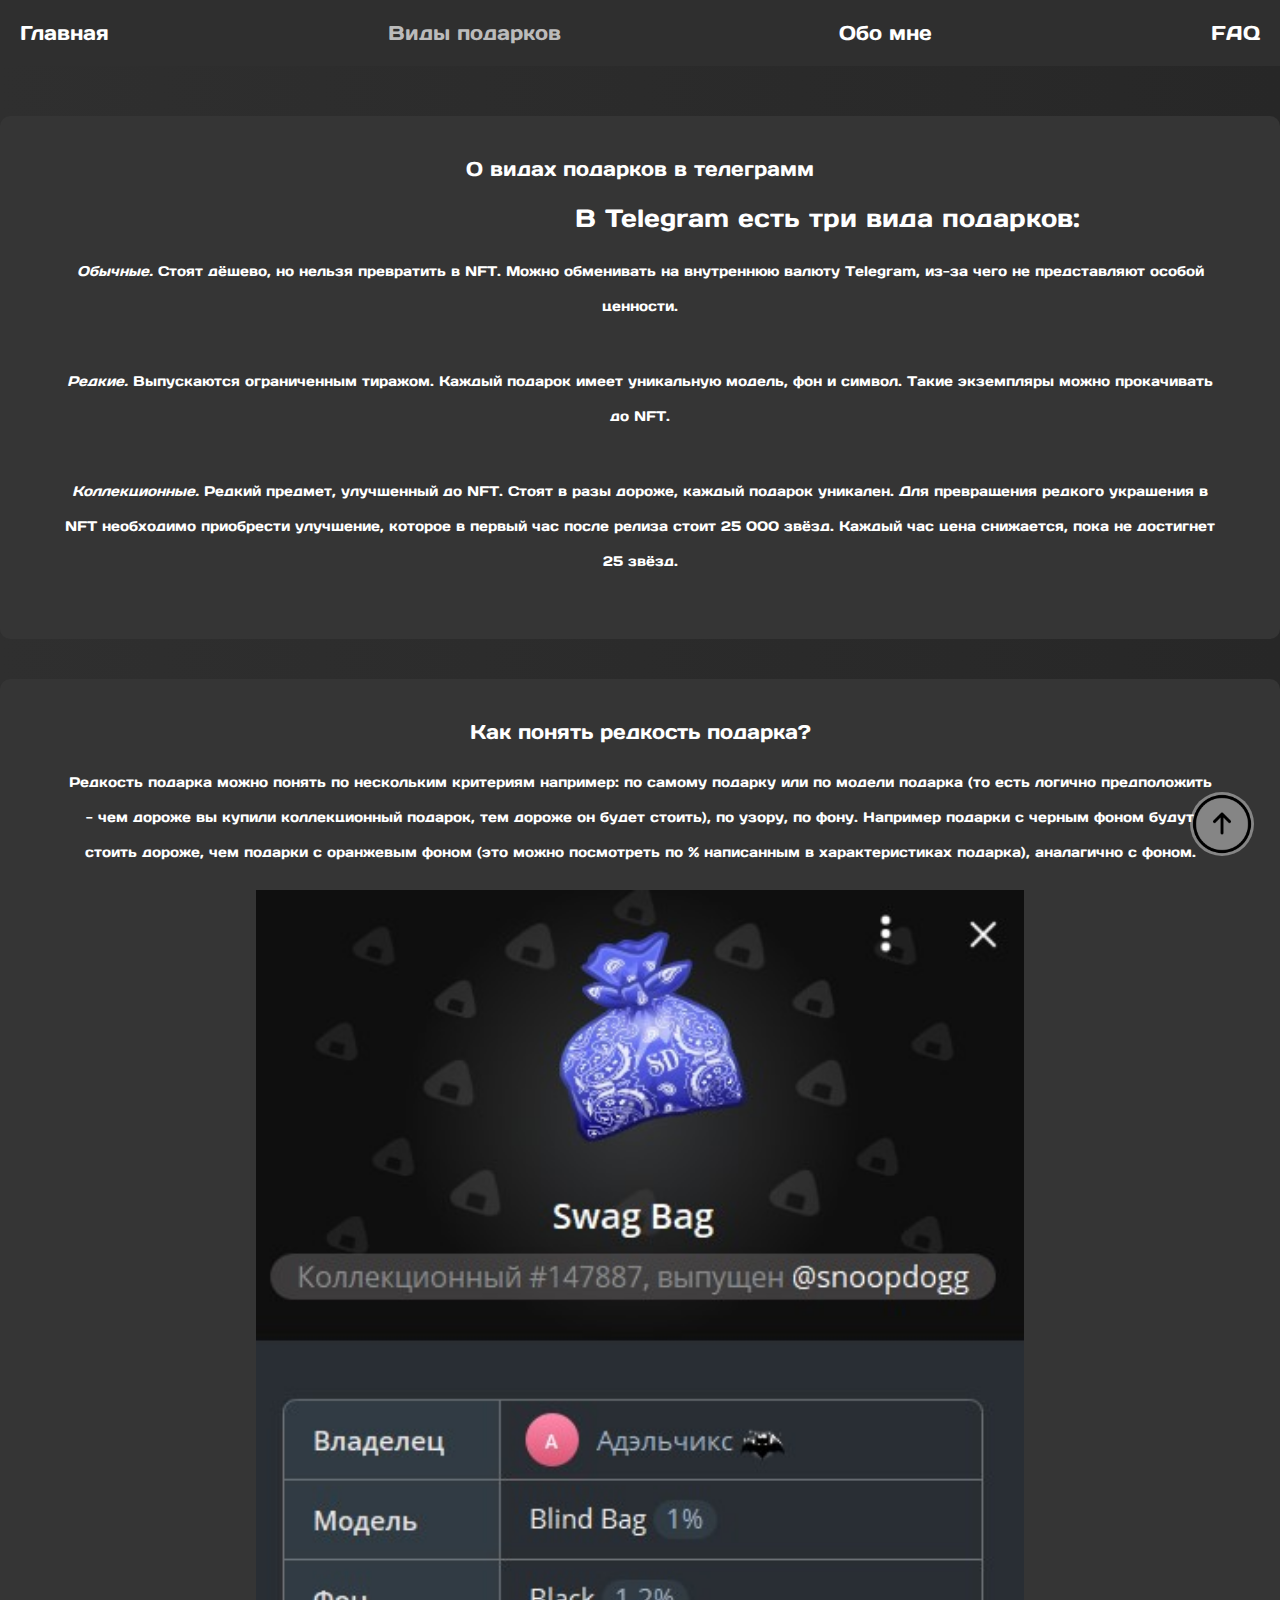
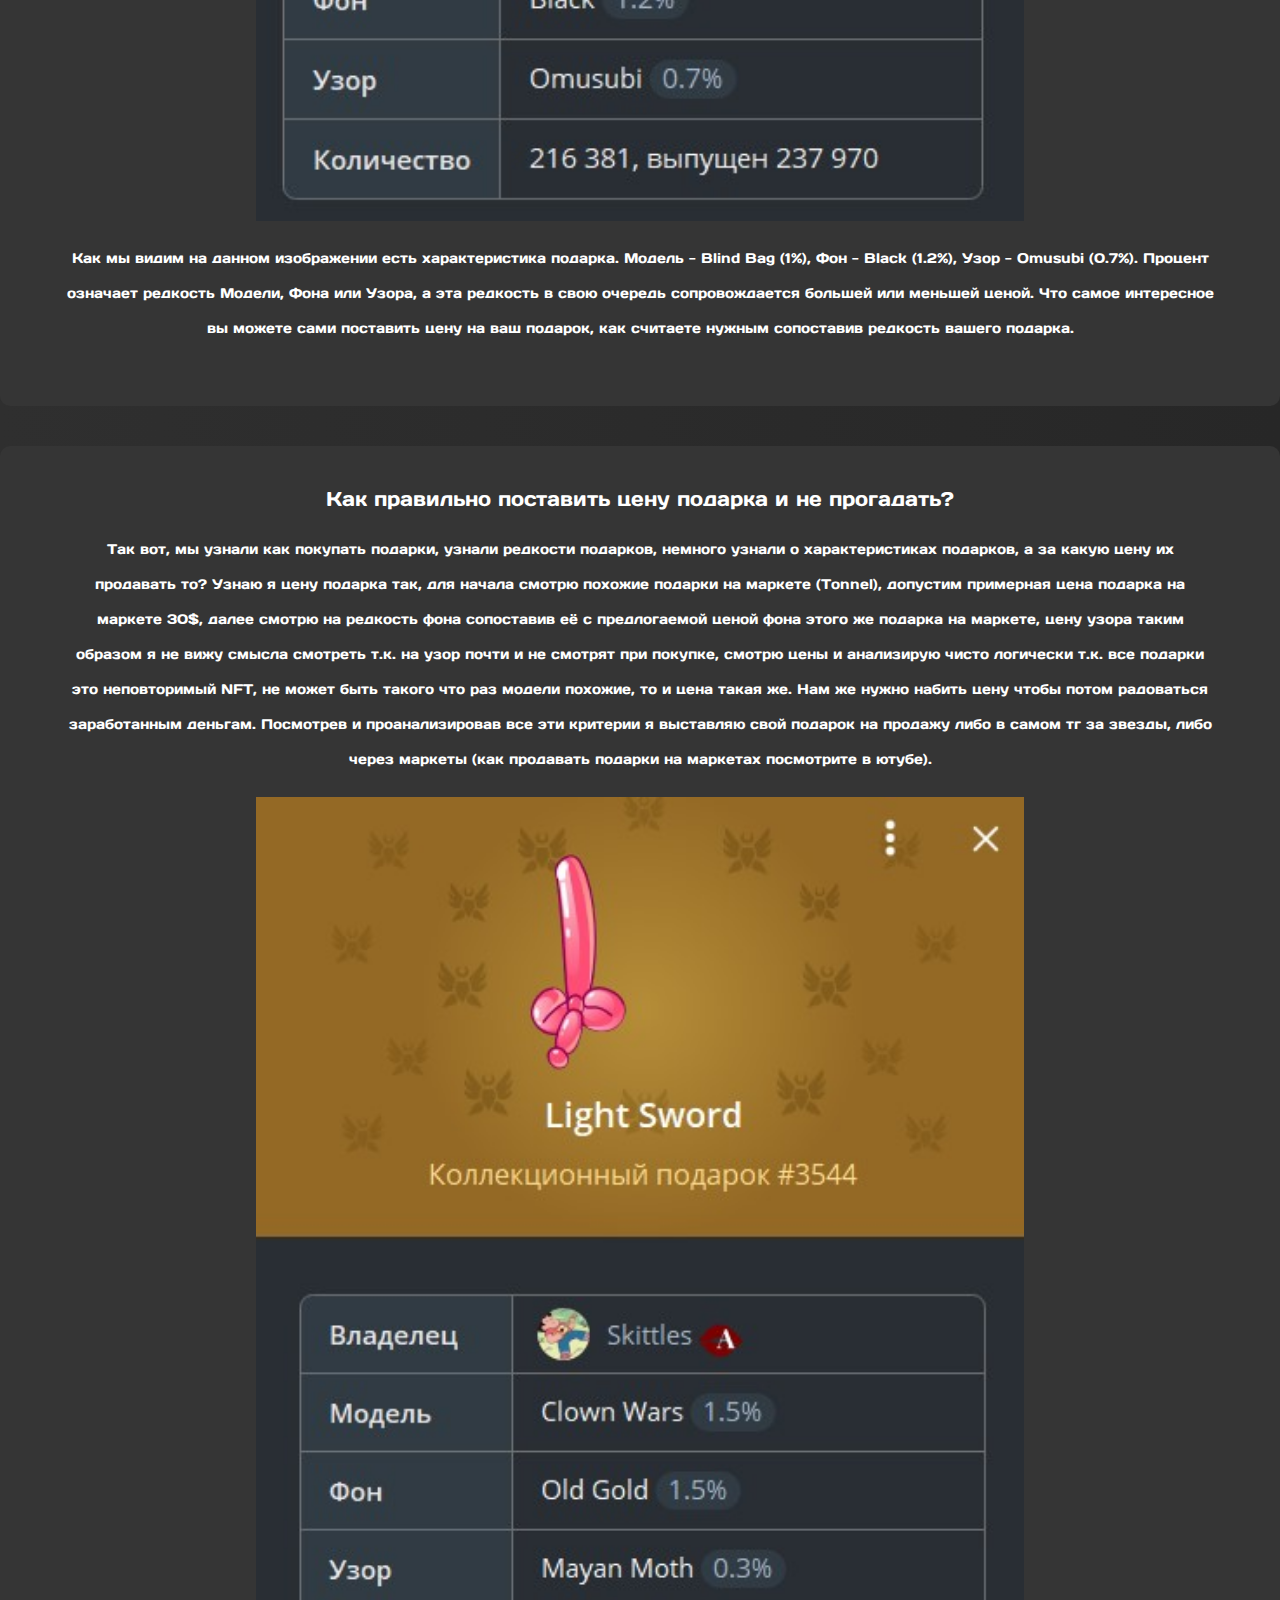
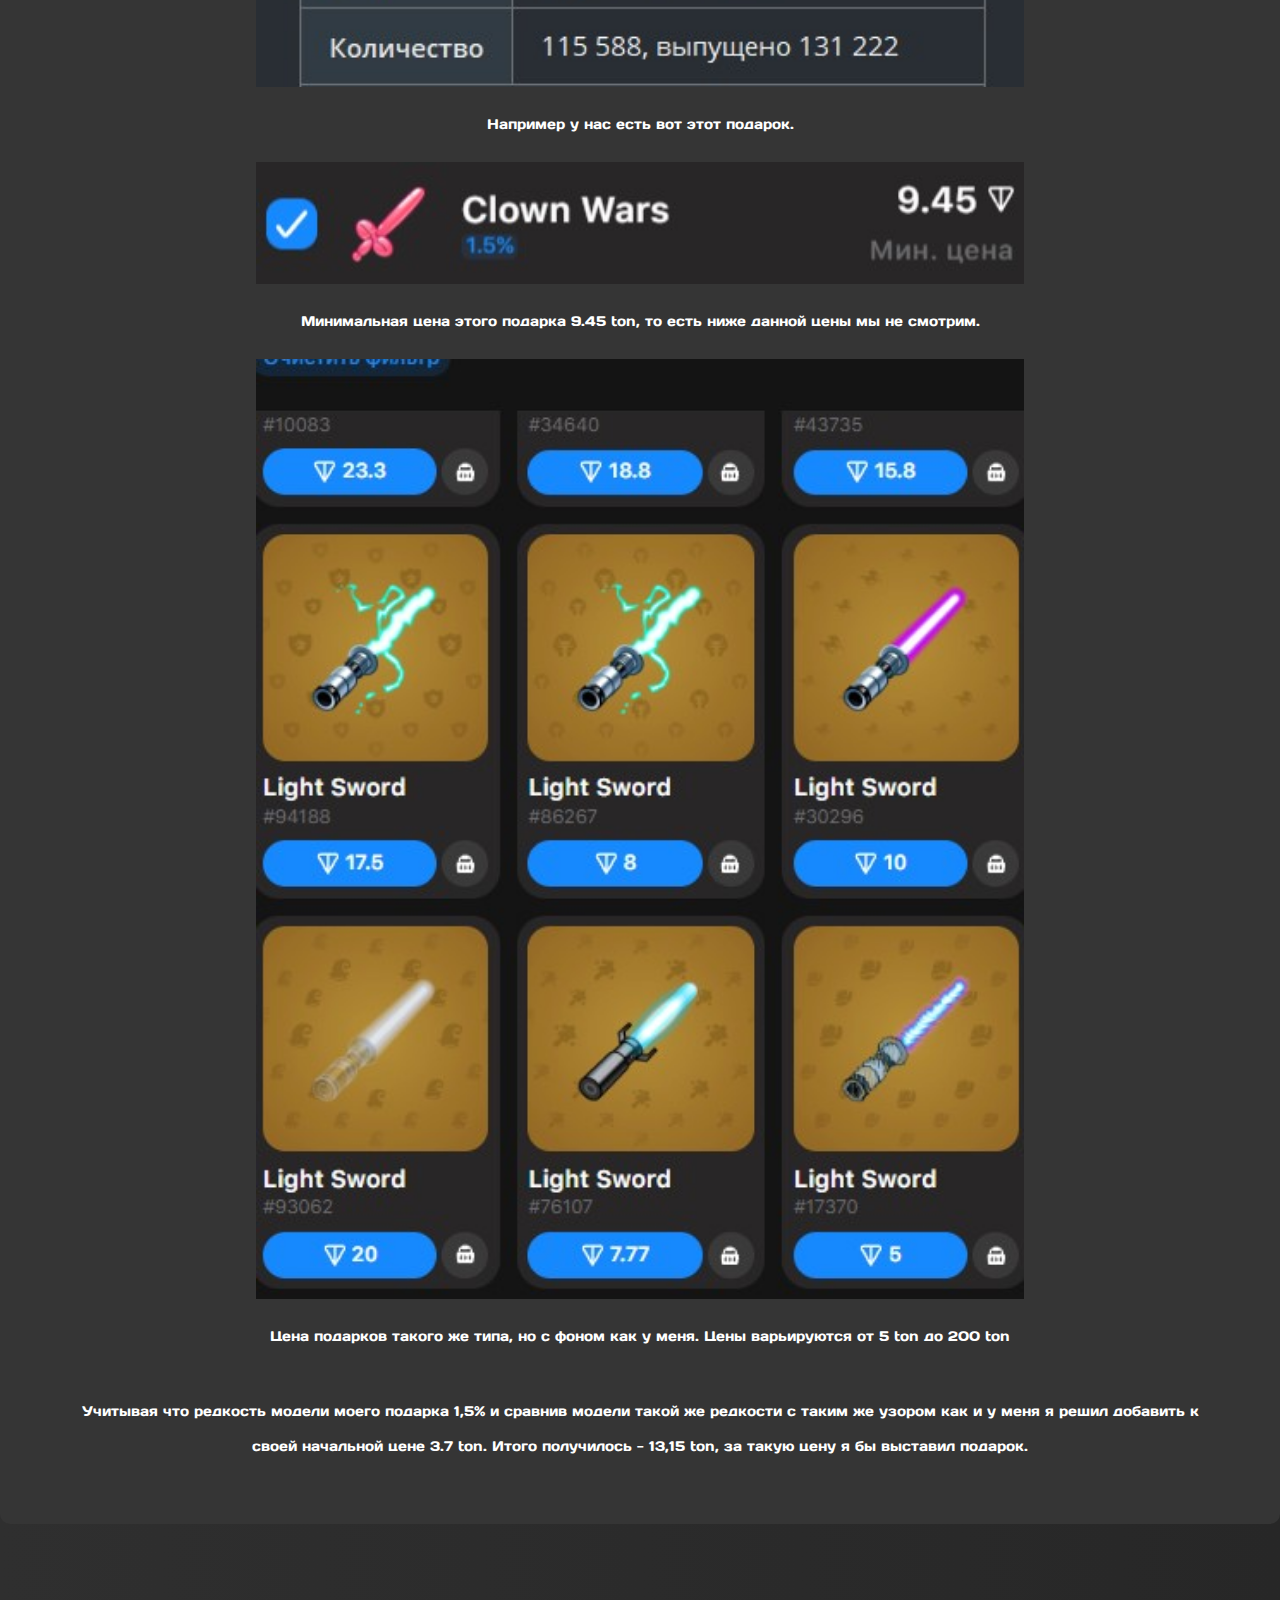
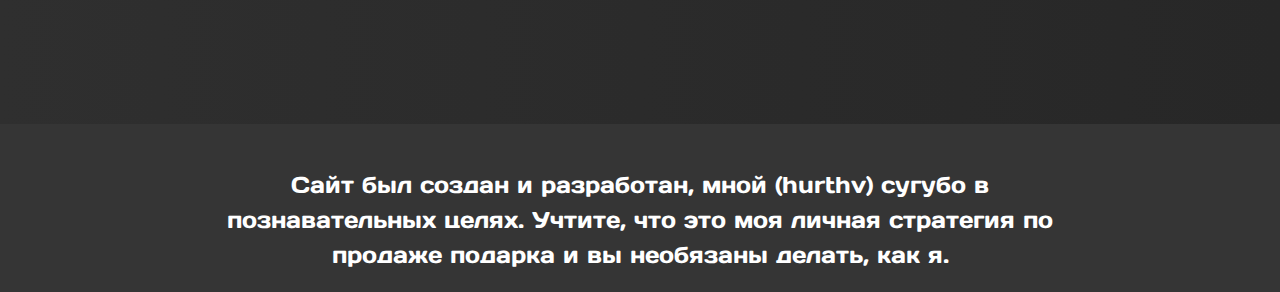
<file: gift-types.html>
<!DOCTYPE html>
<html lang="en">
<head>
    <meta charset="UTF-8">
    <meta name="viewport" content="width=device-width, initial-scale=1.0">
    <title>GIFT TYPES</title>
    <link rel="stylesheet" href="gift.css">
    <link href="https://fonts.googleapis.com/css2?family=Days+One&display=swap" rel="stylesheet">
</head>
<body>

    <a href="#top" class="arrow-link"><img src="images/arrow_top.png" alt="" class="arrow-img"></a>

    <header class="header">
        <div class="header-div">
            <ul class="header-list">
                <li class="header-list-item">
                    <a href="index.html" class="header-list-link">Главная</a>
                </li>
                <li class="header-list-item">
                    <a href="gift-types.html" class="header-list-link textcenter active">Виды подарков</a>
                </li>
                <li class="header-list-item">
                    <a href="gift-about.html" class="header-list-link">Обо мне</a>
                </li>
                <li class="header-list-item">
                    <a href="gift-FAQ.html" class="header-list-link">FAQ</a>
                </li>
            </ul>
        </div>
    </header>

    <main class="main">
        <div class="container">
            <article class="article_types">
                <div class="article_types-subtitle">О видах подарков в телеграмм</div>
                <div class="article_types-sub-subtitle">В Telegram есть три вида подарков:</div>
                <p class="article_types-title"><em>Обычные.</em> Стоят дёшево, но нельзя превратить в NFT. Можно обменивать на внутреннюю валюту Telegram, 
                    из-за чего не представляют особой ценности.</p>
                <p class="article_types-title"><em>Редкие.</em> Выпускаются ограниченным тиражом. Каждый подарок имеет уникальную модель, фон и символ. 
                    Такие экземпляры можно прокачивать до NFT.</p>
                <p class="article_types-title"><em>Коллекционные.</em> Редкий предмет, улучшенный до NFT. Стоят в разы дороже, каждый подарок уникален. 
                    Для превращения редкого украшения в NFT необходимо приобрести улучшение, которое в первый час после релиза стоит 25 000 звёзд. 
                    Каждый час цена снижается, пока не достигнет 25 звёзд.</p>
            </article>
        </div>

        <div class="container">
            <article class="article_types_2">
                <div class="article_types-subtitle_2">Как понять редкость подарка?</div>
                <p class="article_types-title_2">Редкость подарка можно понять по нескольким критериям например: по самому подарку или по модели подарка 
                    (то есть логично предположить - чем дороже вы купили коллекционный подарок, тем дороже он будет стоить), по узору, по фону. 
                    Например подарки с черным фоном будут стоить дороже, чем подарки с оранжевым фоном 
                    (это можно посмотреть по % написанным в характеристиках подарка), аналагично с фоном.</p>
                <img src="images/img6.jpg" alt="На картинке изображен коллекционной подарок" class="img_types">
                <p class="article_types-title_2">Как мы видим на данном изображении есть характеристика подарка. 
                    Модель - Blind Bag (1%), Фон - Black (1.2%), Узор - Omusubi (0.7%). 
                    Процент означает редкость Модели, Фона или Узора, а эта редкость в свою очередь сопровождается большей или меньшей ценой. 
                    Что самое интересное вы можете сами поставить цену на ваш подарок, как считаете нужным сопоставив редкость вашего подарка.
                </p>
            </article>
        </div>

        <div class="container">
            <article class="article_types_3">
                <div class="article_types-subtitle_3">Как правильно поставить цену подарка и не прогадать?</div>
                <p class="article_types-title_3">Так вот, мы узнали как покупать подарки, узнали редкости подарков, 
                    немного узнали о характеристиках подарков, а за какую цену их продавать то? Узнаю я цену подарка так, для начала смотрю похожие подарки на маркете (Tonnel), 
                    допустим примерная цена подарка на маркете 30$, далее смотрю на редкость фона сопоставив её с предлогаемой ценой фона этого же подарка на маркете, 
                    цену узора таким образом я не вижу смысла смотреть т.к. на узор почти и не смотрят при покупке, смотрю цены и анализирую чисто логически т.к. 
                    все подарки это неповторимый NFT, не может быть такого что раз модели похожие, то и цена такая же. 
                    Нам же нужно набить цену чтобы потом радоваться заработанным деньгам.
                    Посмотрев и проанализировав все эти критерии я выставляю свой подарок на продажу либо в самом тг за звезды, либо через маркеты 
                    (как продавать подарки на маркетах посмотрите в ютубе). 
                </p>
                <img src="images/img7.jpg" alt="" class="img_types_2">
                <p class="article_types-title_3">Например у нас есть вот этот подарок.</p>
                <img src="images/img8.jpg" alt="" class="img_types_3">
                <p class="article_types-title_3">Минимальная цена этого подарка 9.45 ton, то есть ниже данной цены мы не смотрим.</p>
                <img src="images/img9.jpg" alt="" class="img_types_4">
                <p class="article_types-title_3">Цена подарков такого же типа, но с фоном как у меня. Цены варьируются от 5 ton до 200 ton</p>
                <p class="article_types-title_3">Учитывая что редкость модели моего подарка 1,5% и сравнив модели такой же редкости с таким же узором как и у меня 
                    я решил добавить к своей начальной цене 3.7 ton. Итого получилось - 13,15 ton, за такую цену я бы выставил подарок.</p>
            </article>
        </div>
    </main>

    <footer class="footer">
        <div class="footer-container">
            <p class="footer-text">
                Сайт был создан и разработан, мной (hurthv) сугубо в познавательных целях. Учтите, что это моя личная стратегия по продаже подарка и вы необязаны делать, как я.
            </p>
        </div>
    </footer>

</body>
</html>
</file>
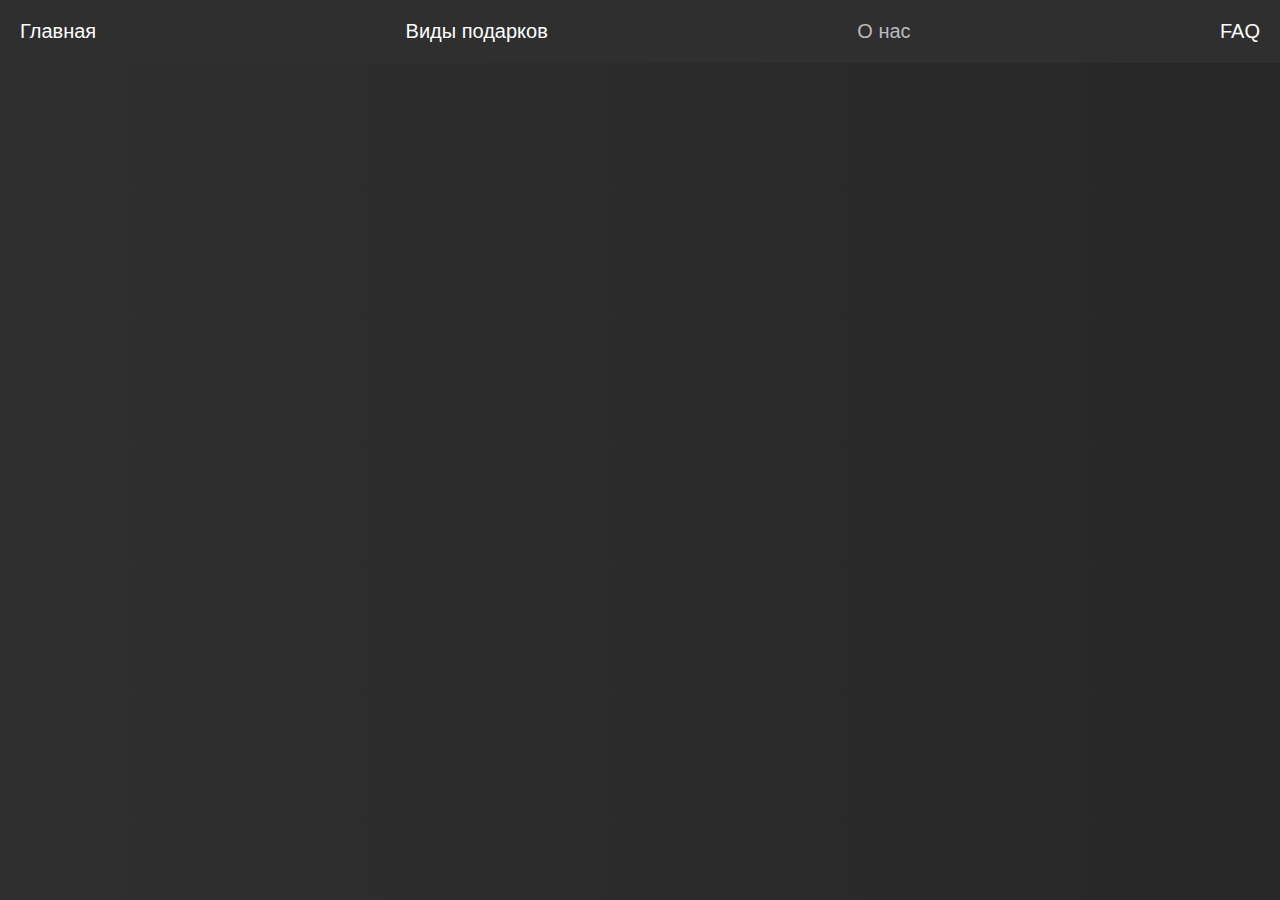
<file: docs/gift-about.html>
<!DOCTYPE html>
<html lang="en">
<head>
    <meta charset="UTF-8">
    <meta name="viewport" content="width=device-width, initial-scale=1.0">
    <title>GIFT TYPES</title>
    <link rel="stylesheet" href="gift.css">
</head>
<body>
    <header class="header">
        <div class="header-div">
            <ul class="header-list">
                <li class="header-list-item">
                    <a href="index.html" class="header-list-link">Главная</a>
                </li>
                <li class="header-list-item">
                    <a href="gift-types.html" class="header-list-link textcenter">Виды подарков</a>
                </li>
                <li class="header-list-item">
                    <a href="gift-about.html" class="header-list-link active">О наc</a>
                </li>
                <li class="header-list-item">
                    <a href="gift-FAQ.html" class="header-list-link">FAQ</a>
                </li>
            </ul>
        </div>
    </header>
</body>
</html>
</file>
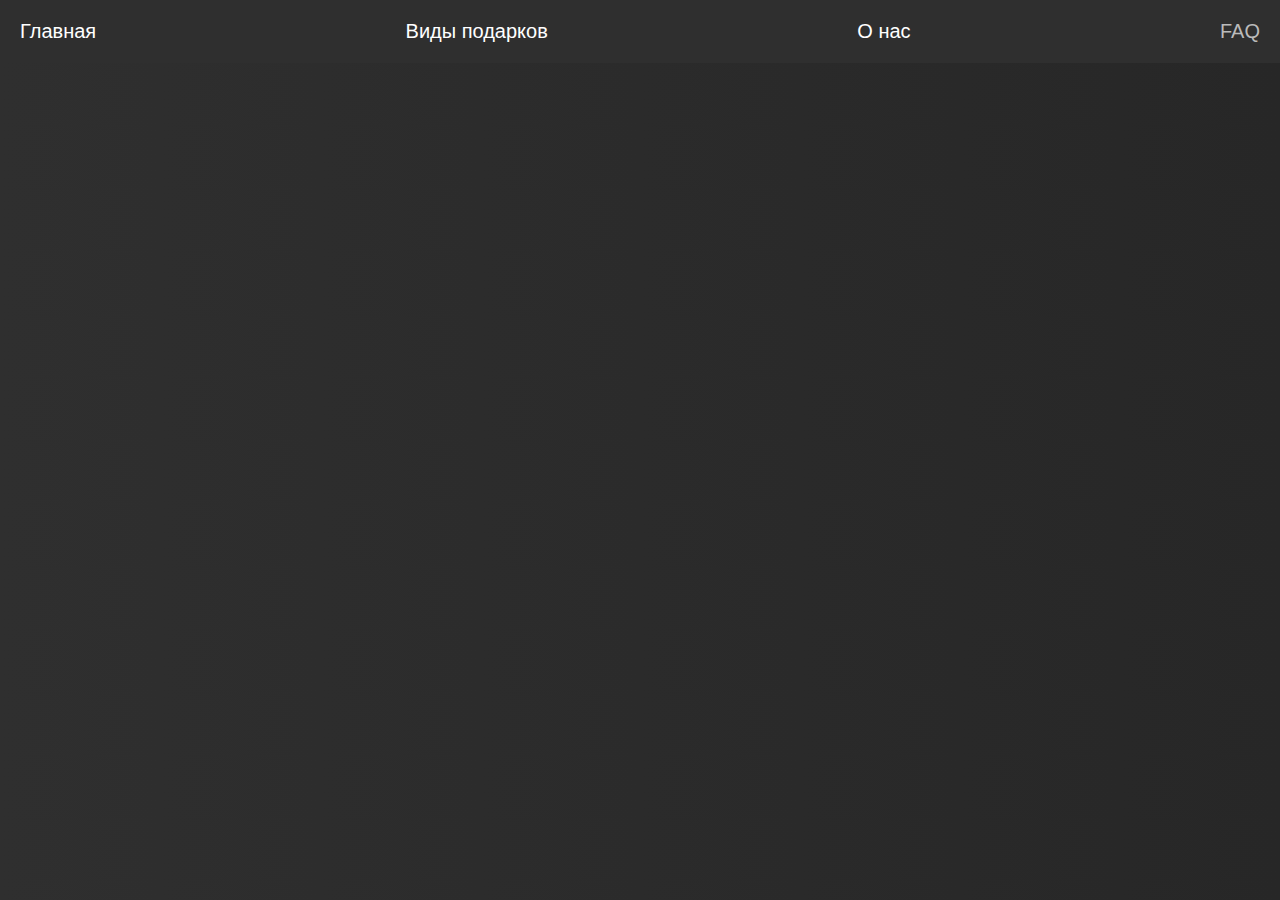
<file: docs/gift-FAQ.html>
<!DOCTYPE html>
<html lang="en">
<head>
    <meta charset="UTF-8">
    <meta name="viewport" content="width=device-width, initial-scale=1.0">
    <title>GIFT TYPES</title>
    <link rel="stylesheet" href="gift.css">
</head>
<body>
    <header class="header">
        <div class="header-div">
            <ul class="header-list">
                <li class="header-list-item">
                    <a href="index.html" class="header-list-link">Главная</a>
                </li>
                <li class="header-list-item">
                    <a href="gift-types.html" class="header-list-link textcenter">Виды подарков</a>
                </li>
                <li class="header-list-item">
                    <a href="gift-about.html" class="header-list-link">О наc</a>
                </li>
                <li class="header-list-item">
                    <a href="gift-FAQ.html" class="header-list-link active">FAQ</a>
                </li>
            </ul>
        </div>
    </header>
</body>
</html>
</file>
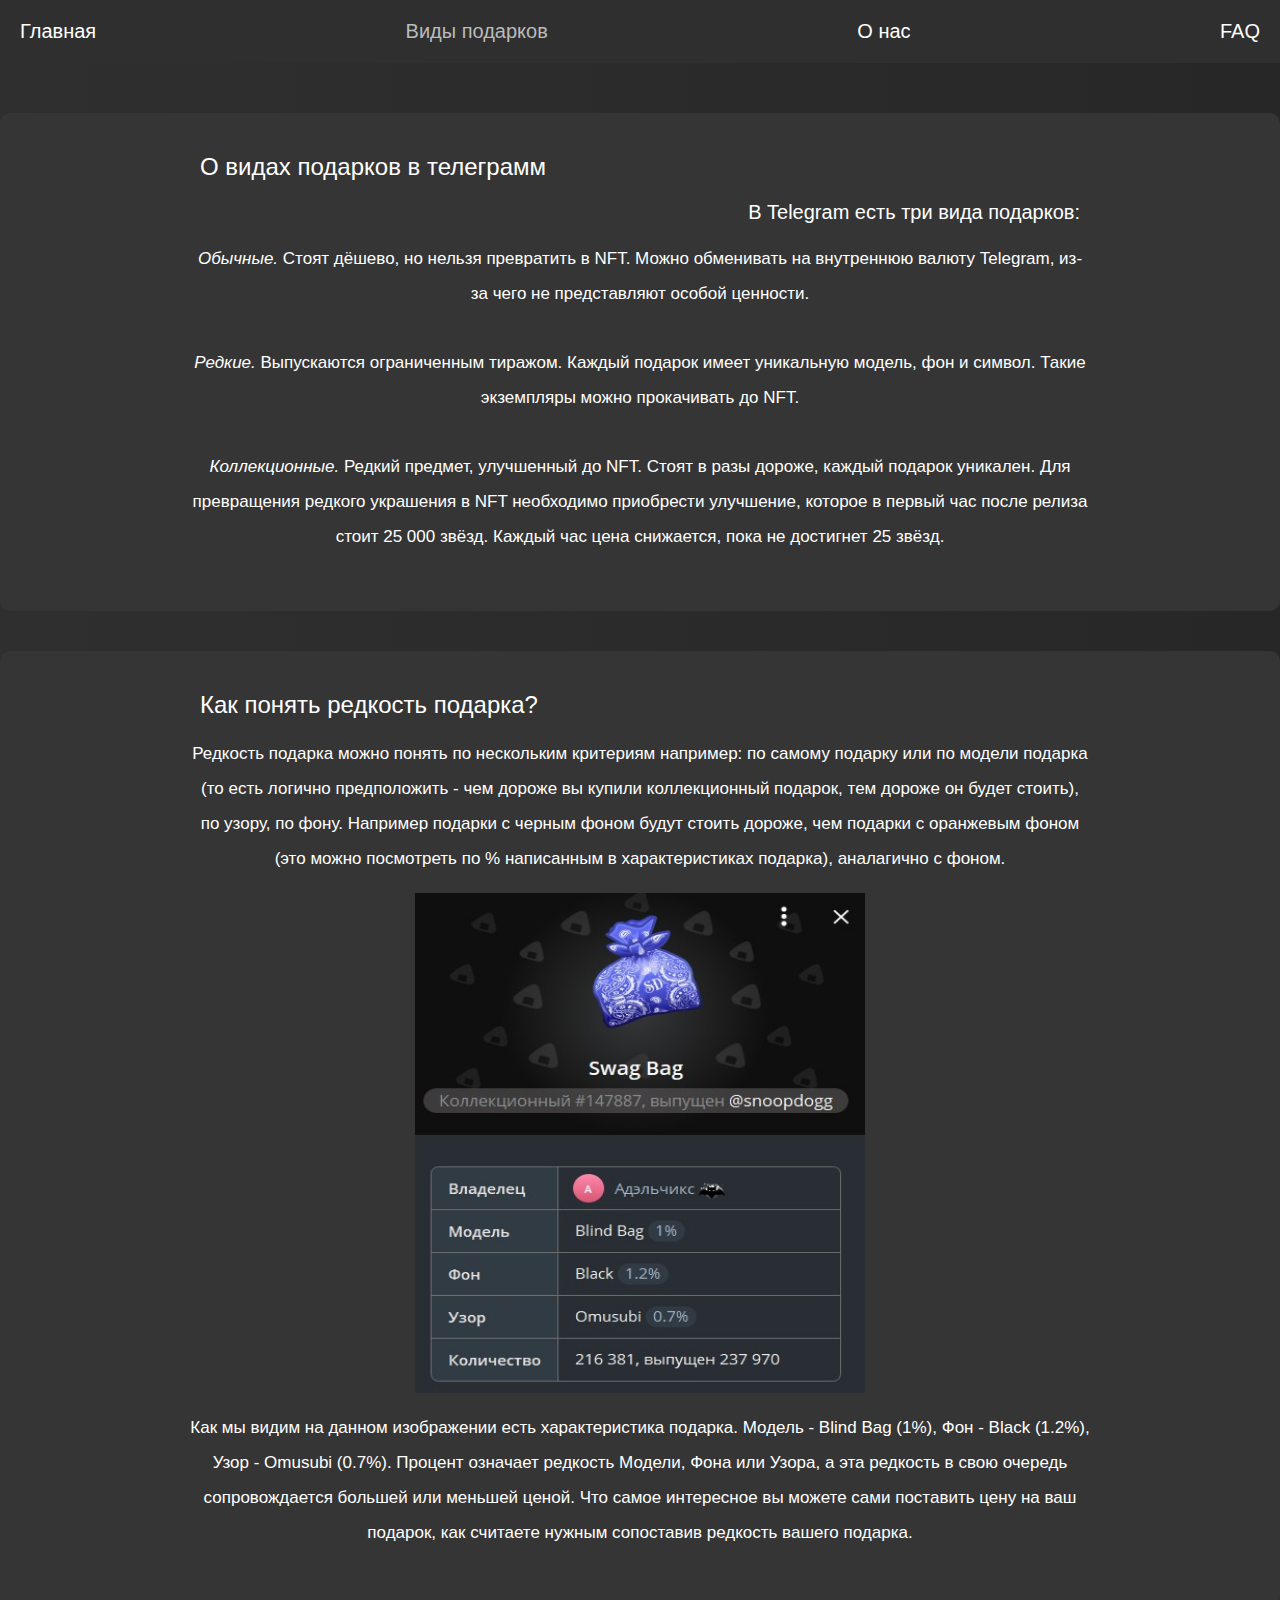
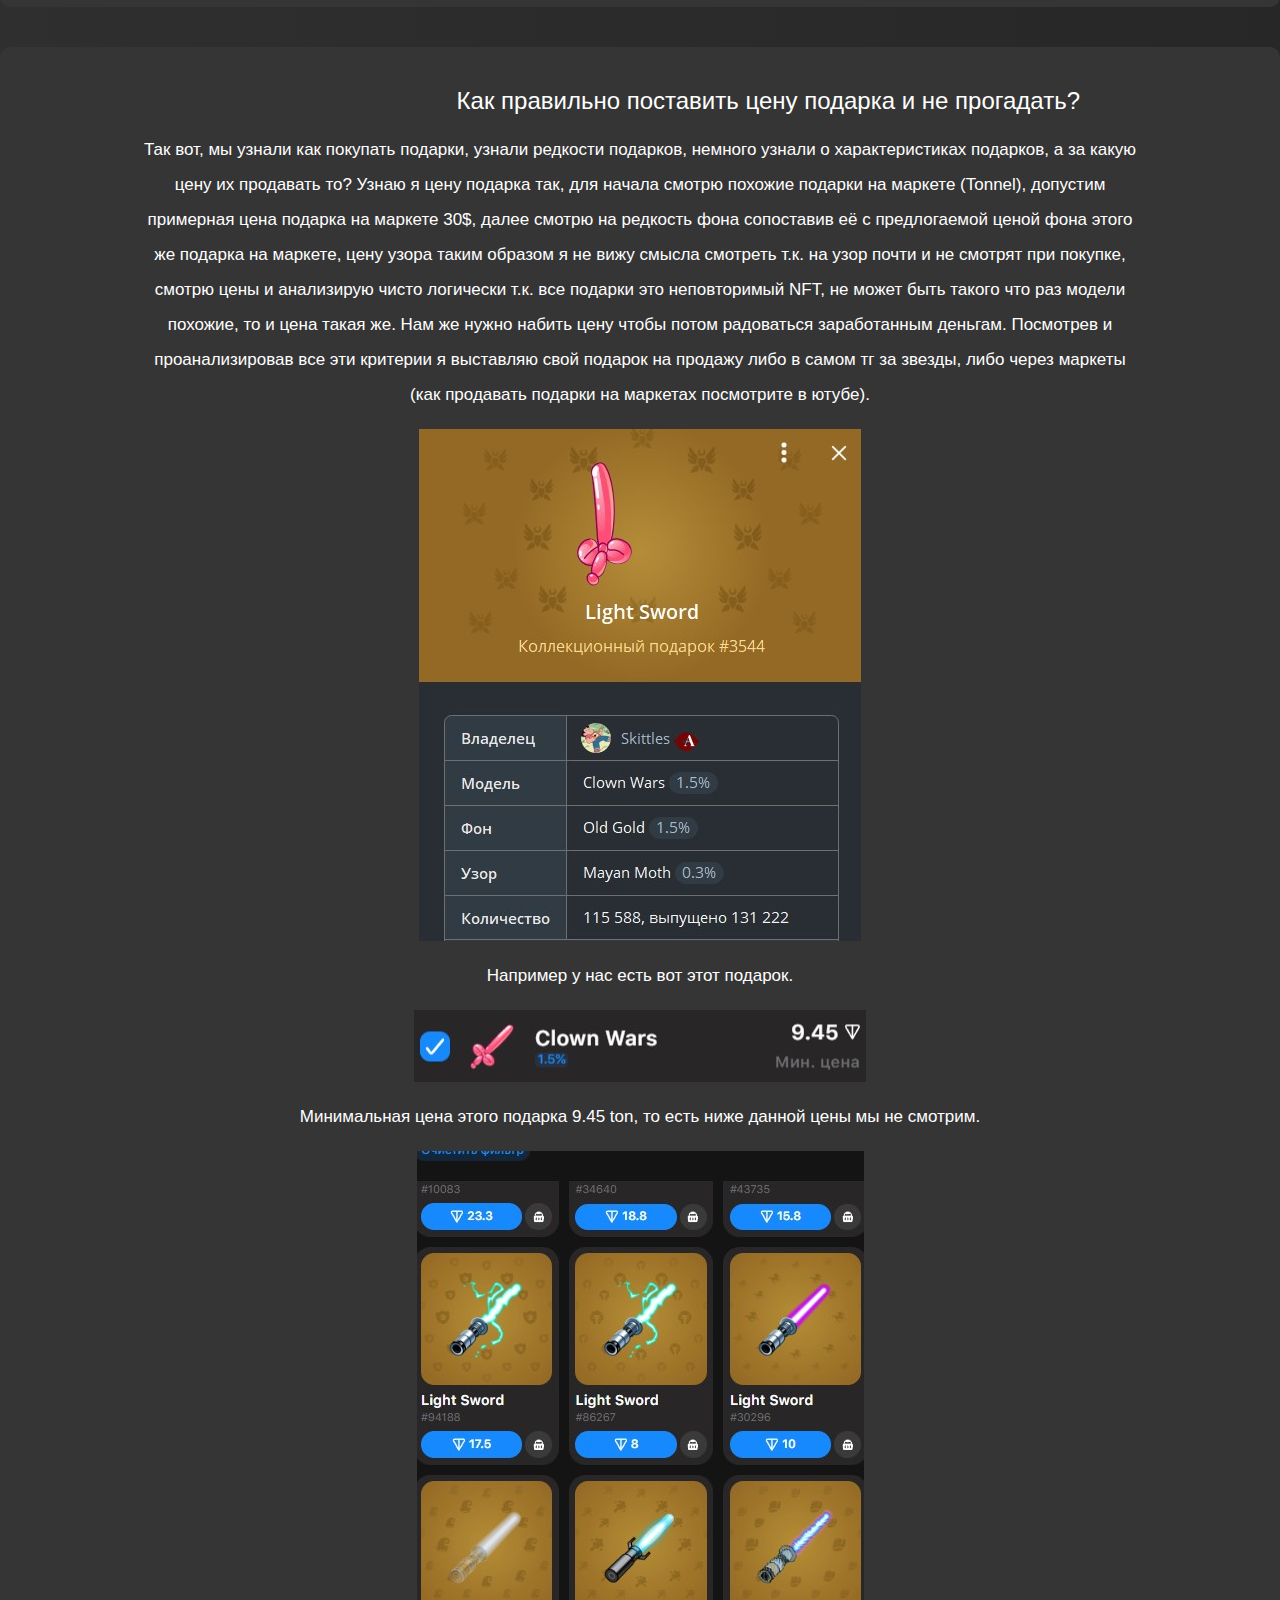
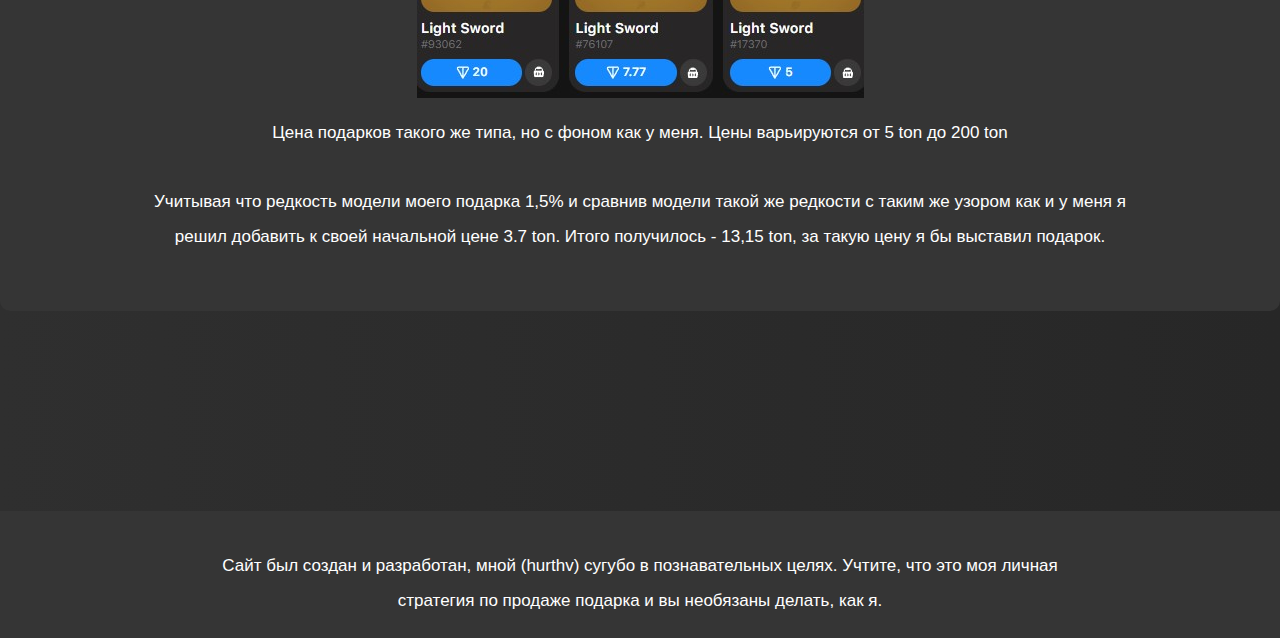
<file: docs/gift-types.html>
<!DOCTYPE html>
<html lang="en">
<head>
    <meta charset="UTF-8">
    <meta name="viewport" content="width=device-width, initial-scale=1.0">
    <title>GIFT TYPES</title>
    <link rel="stylesheet" href="gift.css">
</head>
<body>
    <header class="header">
        <div class="header-div">
            <ul class="header-list">
                <li class="header-list-item">
                    <a href="index.html" class="header-list-link">Главная</a>
                </li>
                <li class="header-list-item">
                    <a href="gift-types.html" class="header-list-link textcenter active">Виды подарков</a>
                </li>
                <li class="header-list-item">
                    <a href="gift-about.html" class="header-list-link">О наc</a>
                </li>
                <li class="header-list-item">
                    <a href="gift-FAQ.html" class="header-list-link">FAQ</a>
                </li>
            </ul>
        </div>
    </header>

    <main class="main">
        <div class="container">
            <article class="article_types">
                <div class="article_types-subtitle">О видах подарков в телеграмм</div>
                <div class="article_types-sub-subtitle">В Telegram есть три вида подарков:</div>
                <p class="article_types-title"><em>Обычные.</em> Стоят дёшево, но нельзя превратить в NFT. Можно обменивать на внутреннюю валюту Telegram, 
                    из-за чего не представляют особой ценности.</p>
                <p class="article_types-title"><em>Редкие.</em> Выпускаются ограниченным тиражом. Каждый подарок имеет уникальную модель, фон и символ. 
                    Такие экземпляры можно прокачивать до NFT.</p>
                <p class="article_types-title"><em>Коллекционные.</em> Редкий предмет, улучшенный до NFT. Стоят в разы дороже, каждый подарок уникален. 
                    Для превращения редкого украшения в NFT необходимо приобрести улучшение, которое в первый час после релиза стоит 25 000 звёзд. 
                    Каждый час цена снижается, пока не достигнет 25 звёзд.</p>
            </article>
        </div>

        <div class="container">
            <article class="article_types_2">
                <div class="article_types-subtitle_2">Как понять редкость подарка?</div>
                <p class="article_types-title_2">Редкость подарка можно понять по нескольким критериям например: по самому подарку или по модели подарка 
                    (то есть логично предположить - чем дороже вы купили коллекционный подарок, тем дороже он будет стоить), по узору, по фону. 
                    Например подарки с черным фоном будут стоить дороже, чем подарки с оранжевым фоном 
                    (это можно посмотреть по % написанным в характеристиках подарка), аналагично с фоном.</p>
                <img src="images/img6.jpg" alt="На картинке изображен коллекционной подарок" class="img_types">
                <p class="article_types-title_2">Как мы видим на данном изображении есть характеристика подарка. 
                    Модель - Blind Bag (1%), Фон - Black (1.2%), Узор - Omusubi (0.7%). 
                    Процент означает редкость Модели, Фона или Узора, а эта редкость в свою очередь сопровождается большей или меньшей ценой. 
                    Что самое интересное вы можете сами поставить цену на ваш подарок, как считаете нужным сопоставив редкость вашего подарка.
                </p>
            </article>
        </div>

        <div class="container">
            <article class="article_types_3">
                <div class="article_types-subtitle_3">Как правильно поставить цену подарка и не прогадать?</div>
                <p class="article_types-title_3">Так вот, мы узнали как покупать подарки, узнали редкости подарков, 
                    немного узнали о характеристиках подарков, а за какую цену их продавать то? Узнаю я цену подарка так, для начала смотрю похожие подарки на маркете (Tonnel), 
                    допустим примерная цена подарка на маркете 30$, далее смотрю на редкость фона сопоставив её с предлогаемой ценой фона этого же подарка на маркете, 
                    цену узора таким образом я не вижу смысла смотреть т.к. на узор почти и не смотрят при покупке, смотрю цены и анализирую чисто логически т.к. 
                    все подарки это неповторимый NFT, не может быть такого что раз модели похожие, то и цена такая же. 
                    Нам же нужно набить цену чтобы потом радоваться заработанным деньгам.
                    Посмотрев и проанализировав все эти критерии я выставляю свой подарок на продажу либо в самом тг за звезды, либо через маркеты 
                    (как продавать подарки на маркетах посмотрите в ютубе). 
                </p>
                <img src="images/img7.jpg" alt="">
                <p class="article_types-title_3">Например у нас есть вот этот подарок.</p>
                <img src="images/img8.jpg" alt="">
                <p class="article_types-title_3">Минимальная цена этого подарка 9.45 ton, то есть ниже данной цены мы не смотрим.</p>
                <img src="images/img9.jpg" alt="">
                <p class="article_types-title_3">Цена подарков такого же типа, но с фоном как у меня. Цены варьируются от 5 ton до 200 ton</p>
                <p class="article_types-title_3">Учитывая что редкость модели моего подарка 1,5% и сравнив модели такой же редкости с таким же узором как и у меня 
                    я решил добавить к своей начальной цене 3.7 ton. Итого получилось - 13,15 ton, за такую цену я бы выставил подарок.</p>
            </article>
        </div>
    </main>

    <footer class="footer">
        <div class="footer-container">
            <p class="footer-text">
                Сайт был создан и разработан, мной (hurthv) сугубо в познавательных целях. Учтите, что это моя личная стратегия по продаже подарка и вы необязаны делать, как я.
            </p>
        </div>
    </footer>

</body>
</html>
</file>
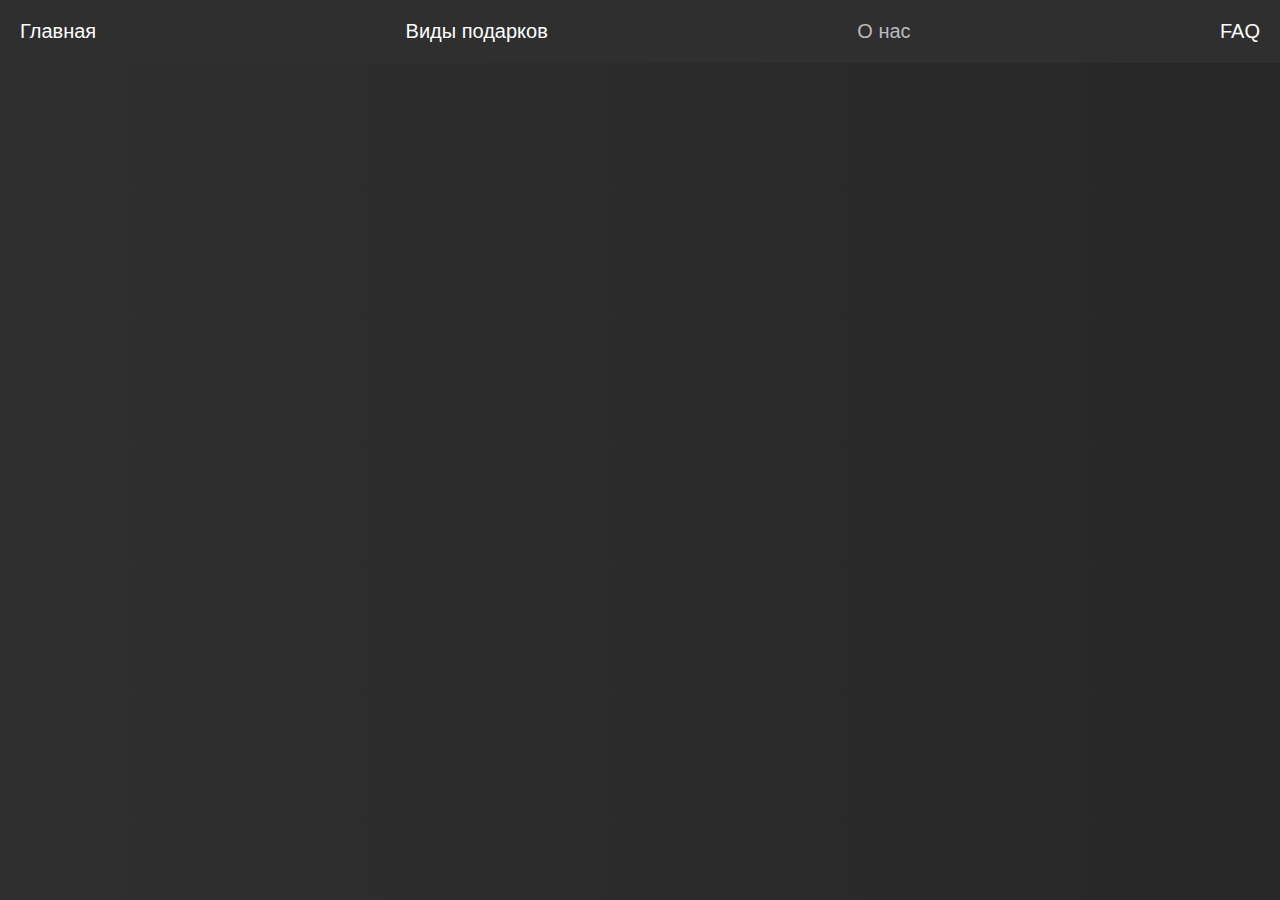
<file: ПОДАРКИ В ТГ/gift-about.html>
<!DOCTYPE html>
<html lang="en">
<head>
    <meta charset="UTF-8">
    <meta name="viewport" content="width=device-width, initial-scale=1.0">
    <title>GIFT TYPES</title>
    <link rel="stylesheet" href="gift.css">
</head>
<body>
    <header class="header">
        <div class="header-div">
            <ul class="header-list">
                <li class="header-list-item">
                    <a href="gift-main.html" class="header-list-link">Главная</a>
                </li>
                <li class="header-list-item">
                    <a href="gift-types.html" class="header-list-link textcenter">Виды подарков</a>
                </li>
                <li class="header-list-item">
                    <a href="gift-about.html" class="header-list-link active">О наc</a>
                </li>
                <li class="header-list-item">
                    <a href="gift-FAQ.html" class="header-list-link">FAQ</a>
                </li>
            </ul>
        </div>
    </header>
</body>
</html>
</file>
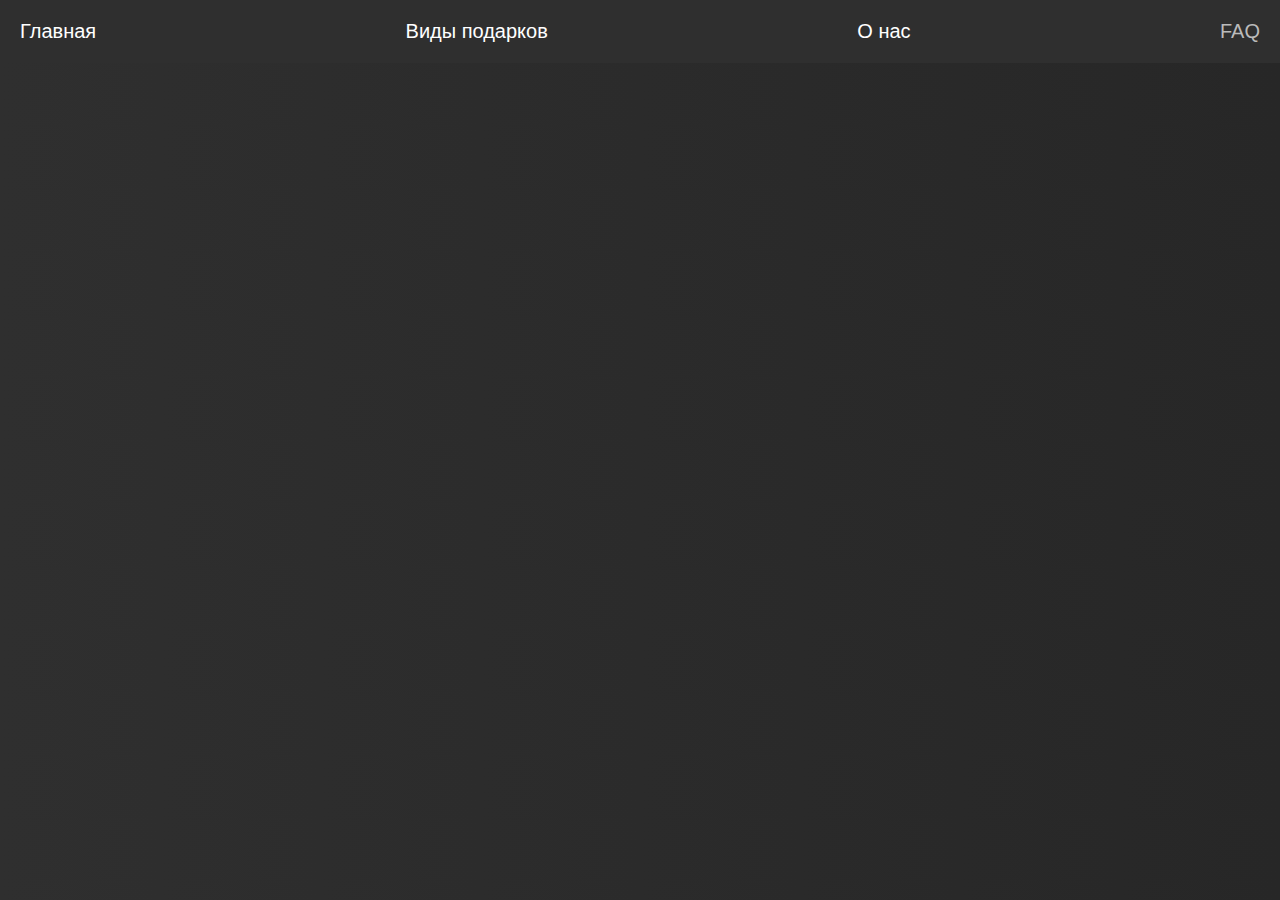
<file: ПОДАРКИ В ТГ/gift-FAQ.html>
<!DOCTYPE html>
<html lang="en">
<head>
    <meta charset="UTF-8">
    <meta name="viewport" content="width=device-width, initial-scale=1.0">
    <title>GIFT TYPES</title>
    <link rel="stylesheet" href="gift.css">
</head>
<body>
    <header class="header">
        <div class="header-div">
            <ul class="header-list">
                <li class="header-list-item">
                    <a href="gift-main.html" class="header-list-link">Главная</a>
                </li>
                <li class="header-list-item">
                    <a href="gift-types.html" class="header-list-link textcenter">Виды подарков</a>
                </li>
                <li class="header-list-item">
                    <a href="gift-about.html" class="header-list-link">О наc</a>
                </li>
                <li class="header-list-item">
                    <a href="gift-FAQ.html" class="header-list-link active">FAQ</a>
                </li>
            </ul>
        </div>
    </header>
</body>
</html>
</file>
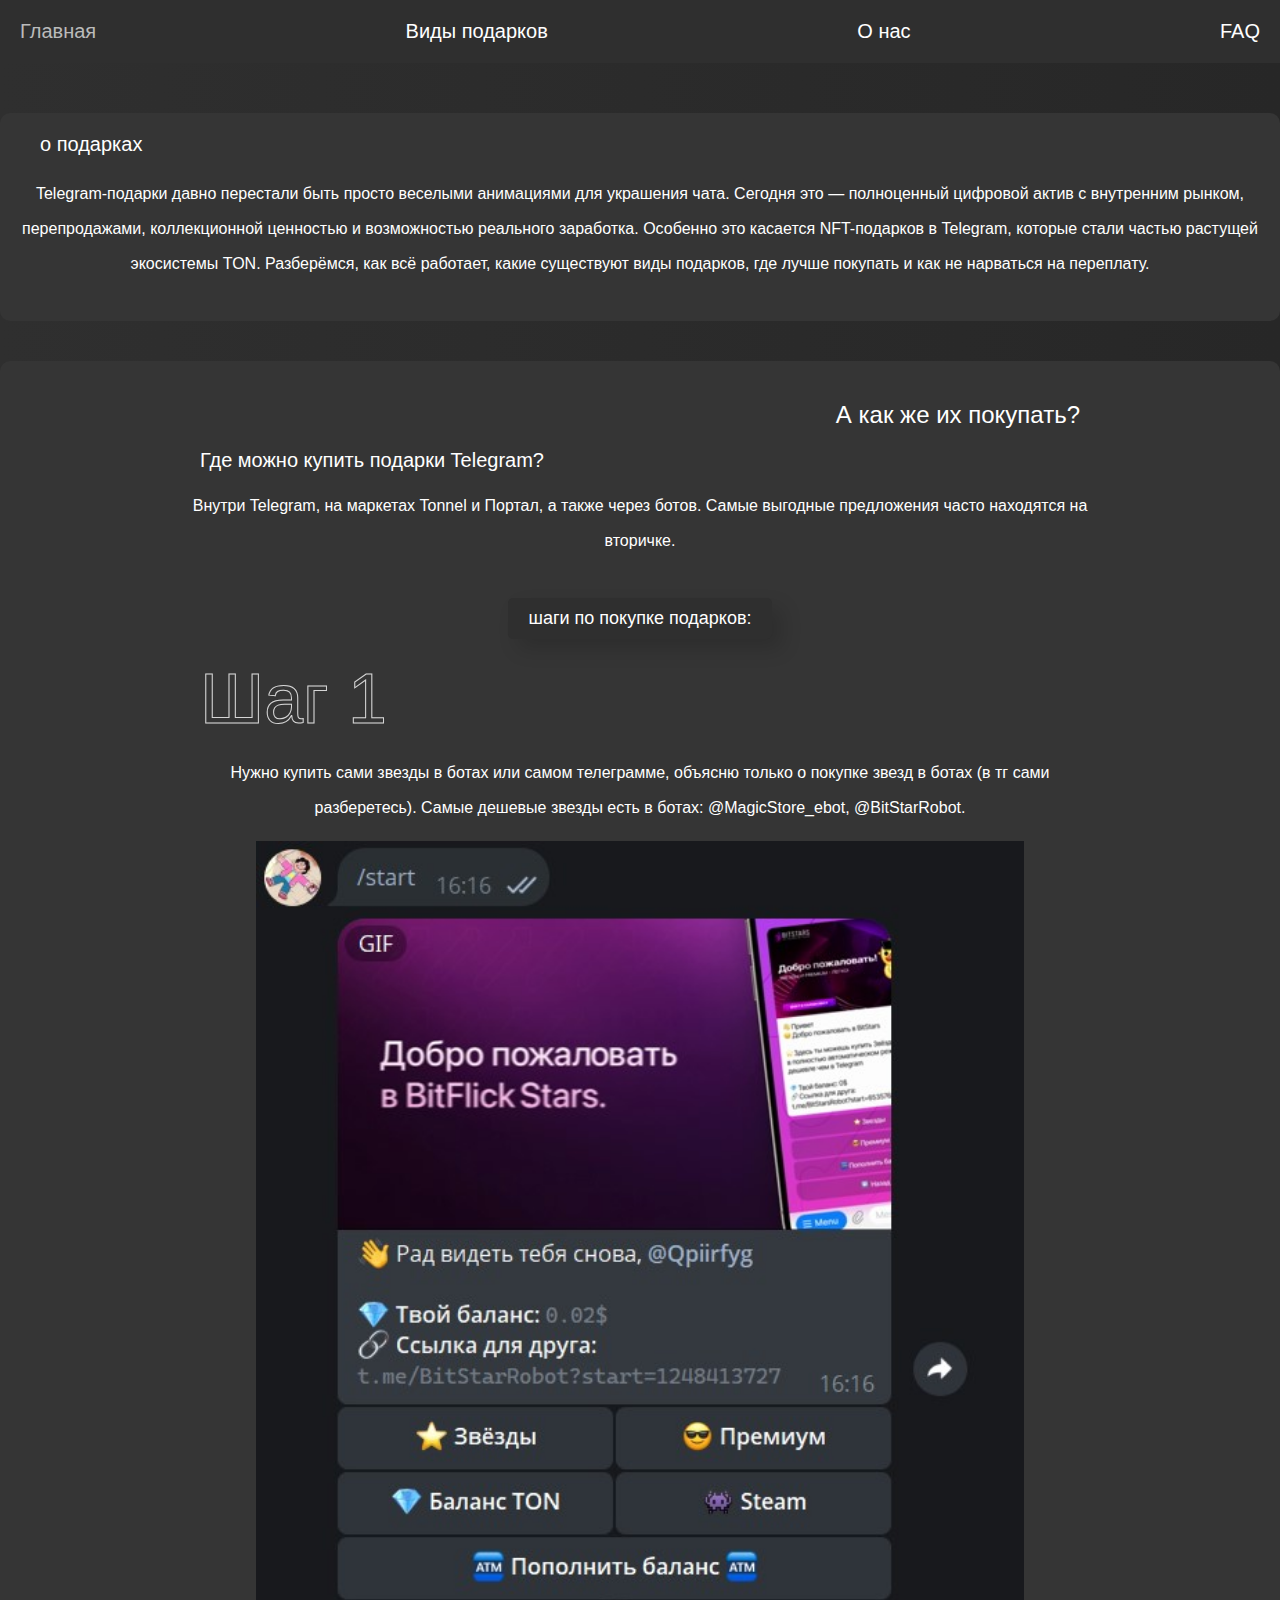
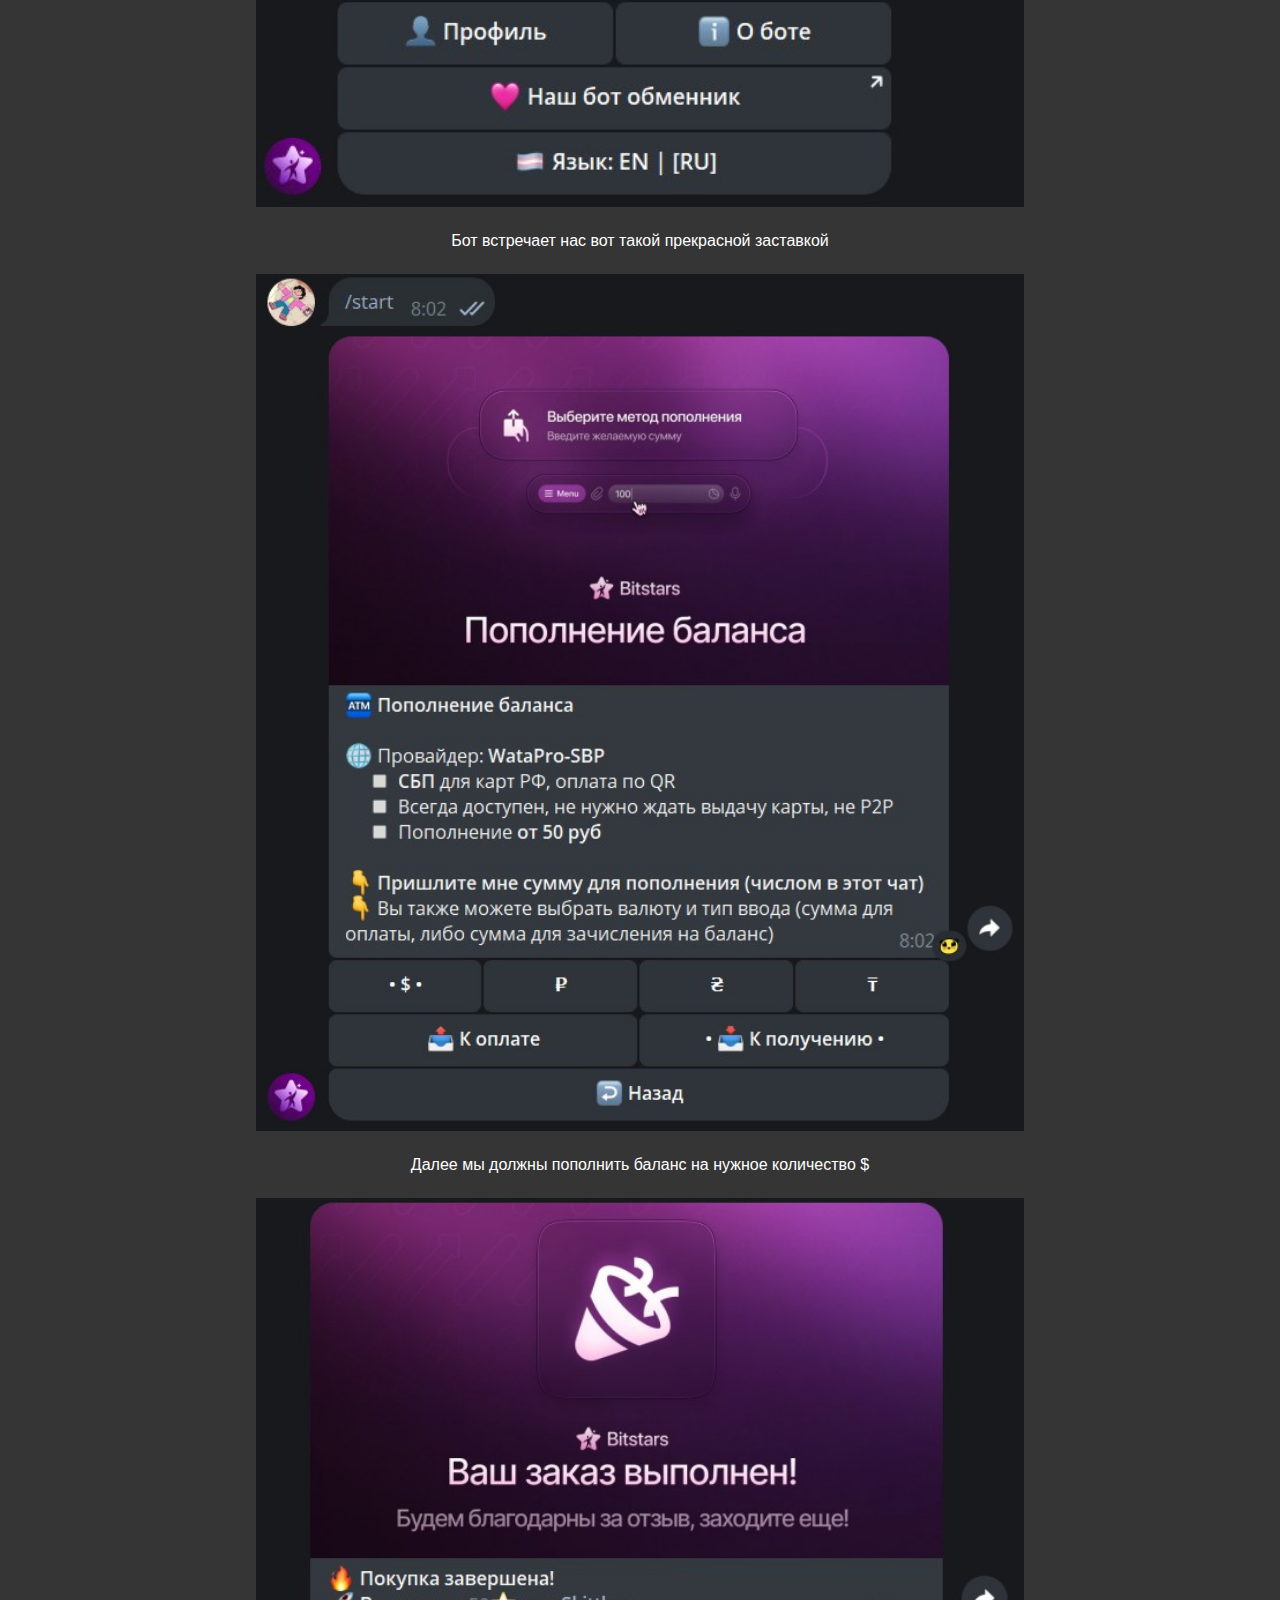
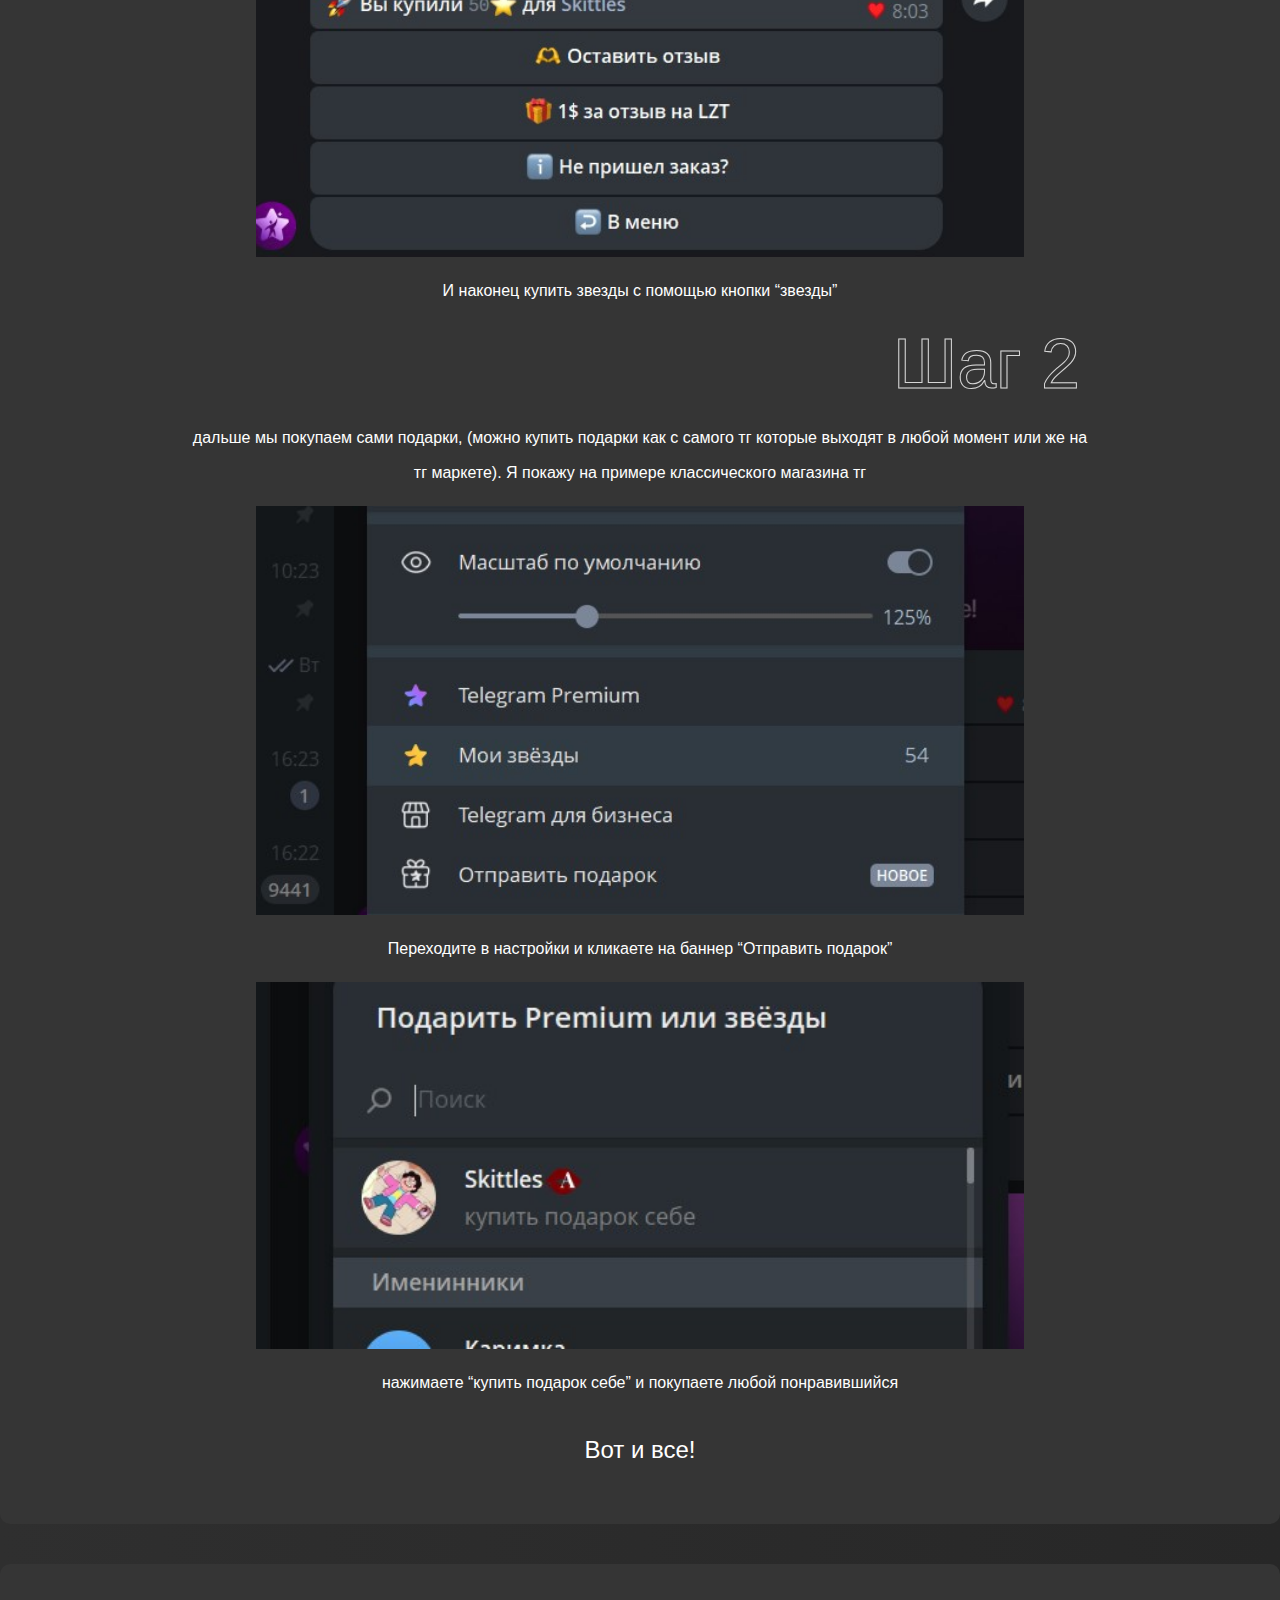
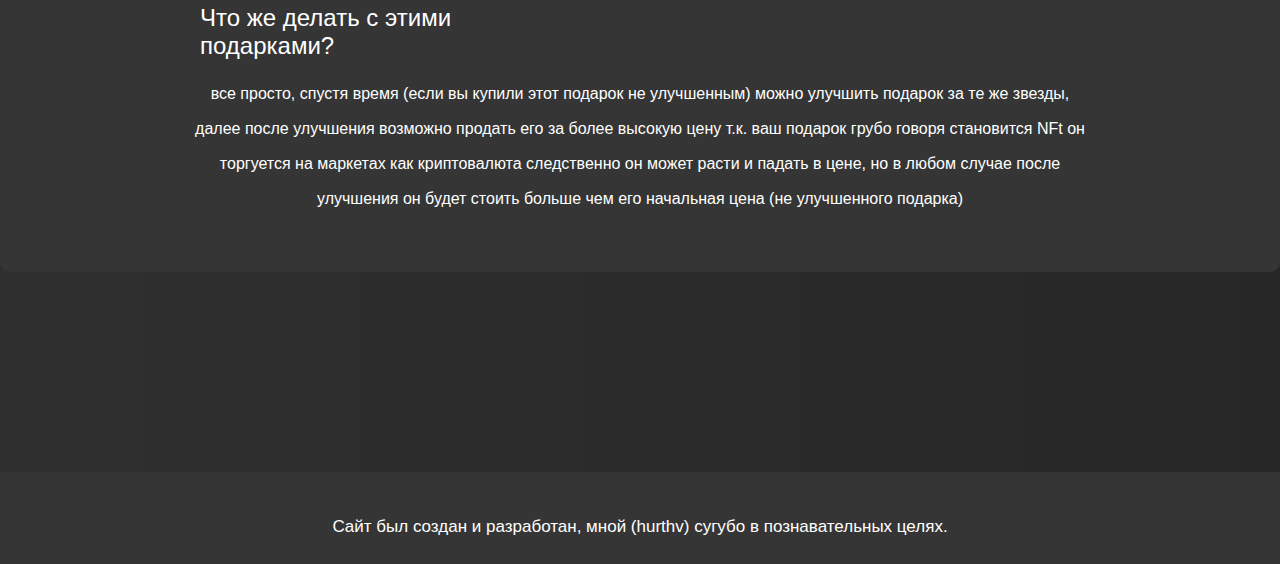
<file: ПОДАРКИ В ТГ/gift-main.html>
<!DOCTYPE html>
<html lang="en">
<head>
    <meta charset="UTF-8">
    <meta name="viewport" content="width=device-width, initial-scale=1.0">
    <title>Document</title>
    <link rel="stylesheet" href="gift.css">
</head>
<body>
    <header class="header">
        <div class="header-div">
            <ul class="header-list">
                <li class="header-list-item">
                    <a href="gift-main.html" class="header-list-link active">Главная</a>
                </li>
                <li class="header-list-item">
                    <a href="gift-types.html" class="header-list-link textcenter">Виды подарков</a>
                </li>
                <li class="header-list-item">
                    <a href="gift-about.html" class="header-list-link">О наc</a>
                </li>
                <li class="header-list-item">
                    <a href="gift-FAQ.html" class="header-list-link">FAQ</a>
                </li>
            </ul>
        </div>
    </header>

    <main class="main">
        <div class="container">
            <article class="article">
                <div data-number="1" class="article-number"></div>
                <div class="article-subtitle">о подарках</div>
                <p class="article-title">Telegram-подарки давно перестали быть просто веселыми анимациями для украшения чата. 
                    Сегодня это — полноценный цифровой актив с внутренним рынком, перепродажами, коллекционной ценностью и возможностью реального заработка. 
                    Особенно это касается NFT-подарков в Telegram, которые стали частью растущей экосистемы TON. 
                    Разберёмся, как всё работает, какие существуют виды подарков, где лучше покупать и как не нарваться на переплату.</p>
            </article>
        </div>

            <div class="container">
            <article class="article_2">
                <div data-number="2" class="article-number_2"></div>
                    <div class="article-subtitle_2">А как же их покупать?</div>
                        <div class="article-sub-subtitle_2">Где можно купить подарки Telegram?</div>
                            <p class="article-title_2 margin">Внутри Telegram, на маркетах Tonnel и Портал, а также через ботов. Самые выгодные предложения часто находятся на вторичке.</p>
                            
                            <div class="article-step_2">шаги по покупке подарков:</div>

                    <div class="step_1">Шаг 1</div>
                        <p class="article-title_2">Нужно купить сами звезды в ботах или самом телеграмме, объясню только о покупке звезд в ботах (в тг сами разберетесь). 
                        Самые дешевые звезды есть в ботах: @MagicStore_ebot, @BitStarRobot.</p>
                        <img src="images/img1.jpg" alt="Заставка бота" class="img-part_1">
                            <p class="article-title_2">Бот встречает нас вот такой прекрасной заставкой</p>
                                <img src="images/img2.jpg" alt="Пополнение баланса" class="img-part_1">
                                    <p class="article-title_2">Далее мы должны пополнить баланс на нужное количество $</p>
                                        <img src="images/img3.jpg" alt="Покупка звезд" class="img-part_1">
                                            <p class="article-title_2">И наконец купить звезды с помощью кнопки “звезды”</p>

                    <div class="step_2">Шаг 2</div>

                    <p class="article-title_2">дальше мы покупаем сами подарки, (можно купить подарки как с самого тг которые выходят в любой момент или же на тг маркете).
                     Я покажу на примере классического магазина тг</p>
                        <img src="images/img4.jpg" alt="Отправка подарка" class="img-part_2">
                            <p class="article-title_2">Переходите в настройки и кликаете на баннер “Отправить подарок”</p>
                                <img src="images/img5.jpg" alt="Купить подарок себе" class="img-part_2">
                                    <p class="article-title_2">нажимаете “купить подарок себе” и покупаете любой понравившийся</p>
                                        <div class="article-footer_2">Вот и все!</div>
                </article>
            </div>

            <div class="container">
                <article class="article_3">
                    <div data-number="3" class="article-number_3"></div>
                    <div class="article-subtitle_3">Что же делать с этими подарками?</div>
                    <p class="article-title_3">все просто, спустя время (если вы купили этот подарок не улучшенным) можно улучшить подарок за те же звезды, 
                        далее после улучшения возможно продать его за более высокую цену 
                        т.к. ваш подарок грубо говоря становится NFt он торгуется на маркетах как криптовалюта следственно он может расти и падать в цене, 
                        но в любом случае после улучшения он будет стоить больше чем его начальная цена (не улучшенного подарка)</p>
                </article>
            </div>

    </main>


    <footer class="footer">
        <div class="footer-container">
            <p class="footer-text">
                Сайт был создан и разработан, мной (hurthv) сугубо в познавательных целях.
            </p>
        </div>
    </footer>

</body>
</html>
</file>
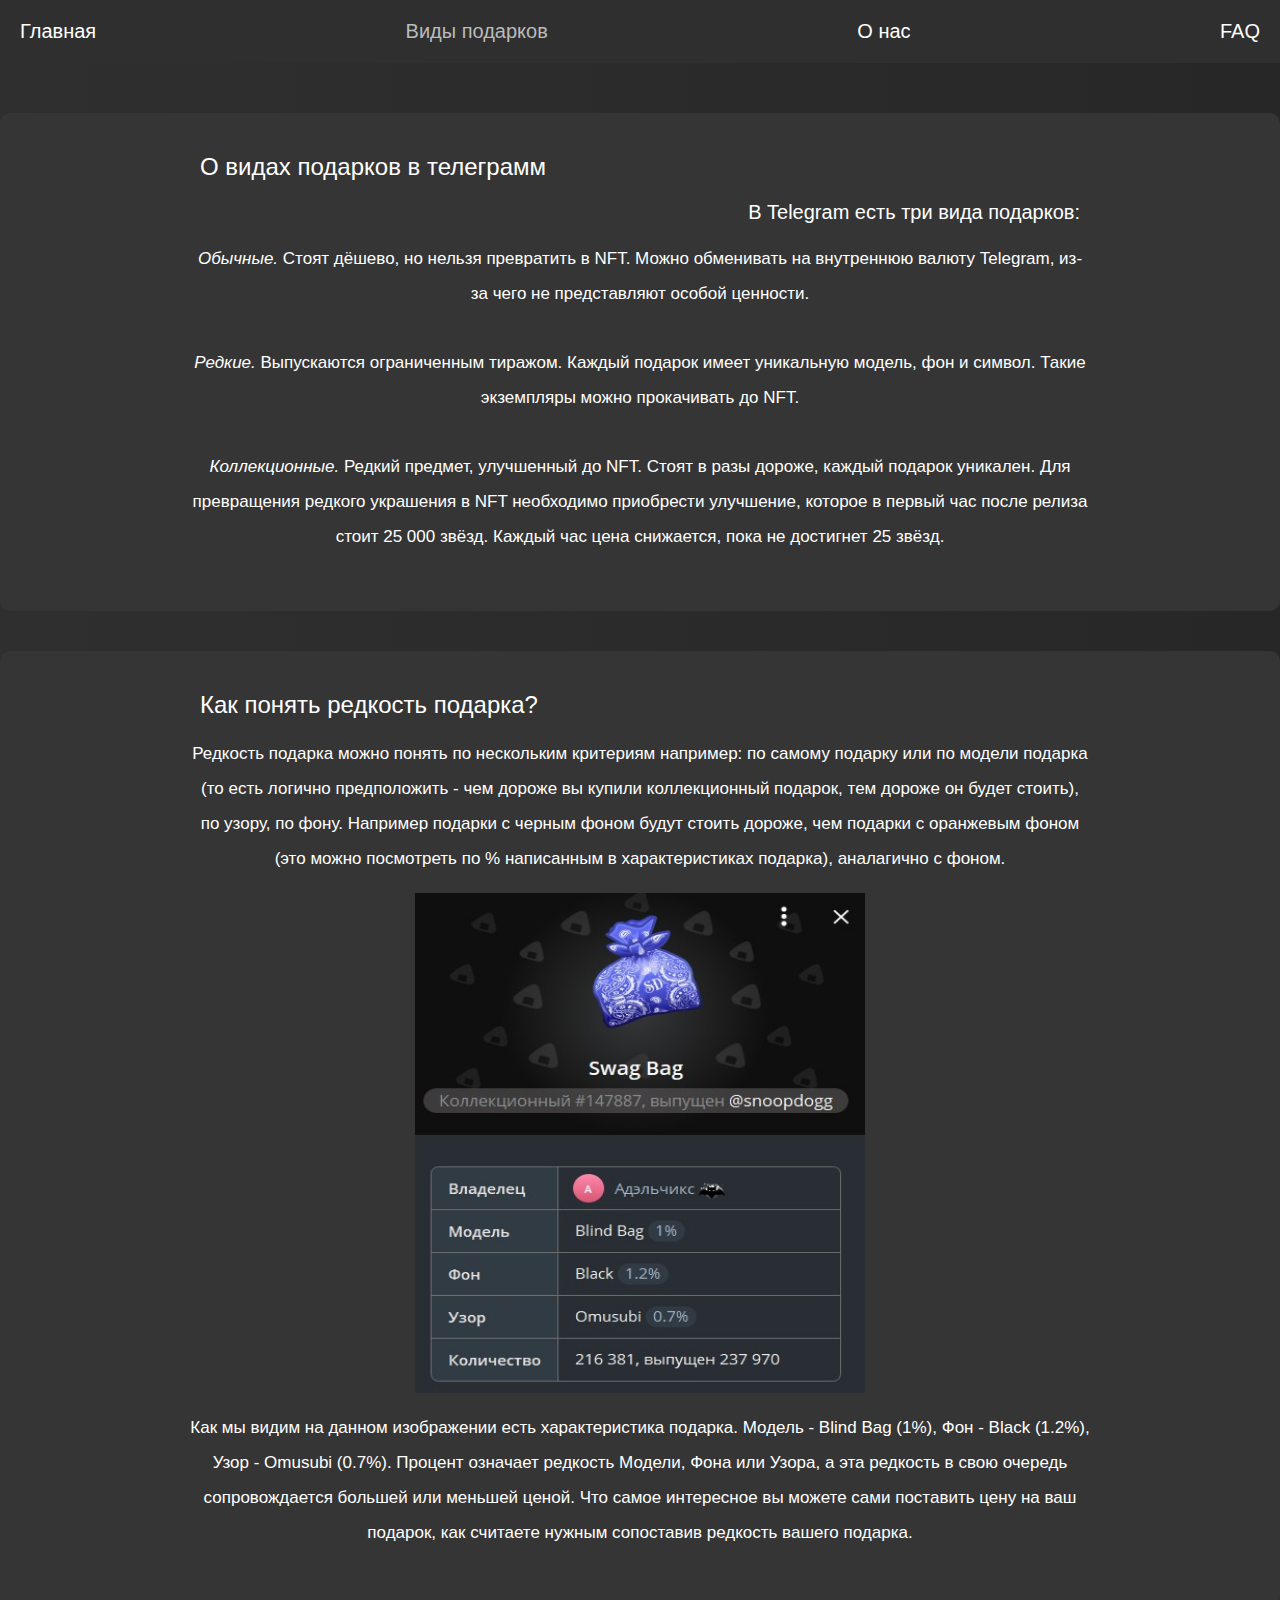
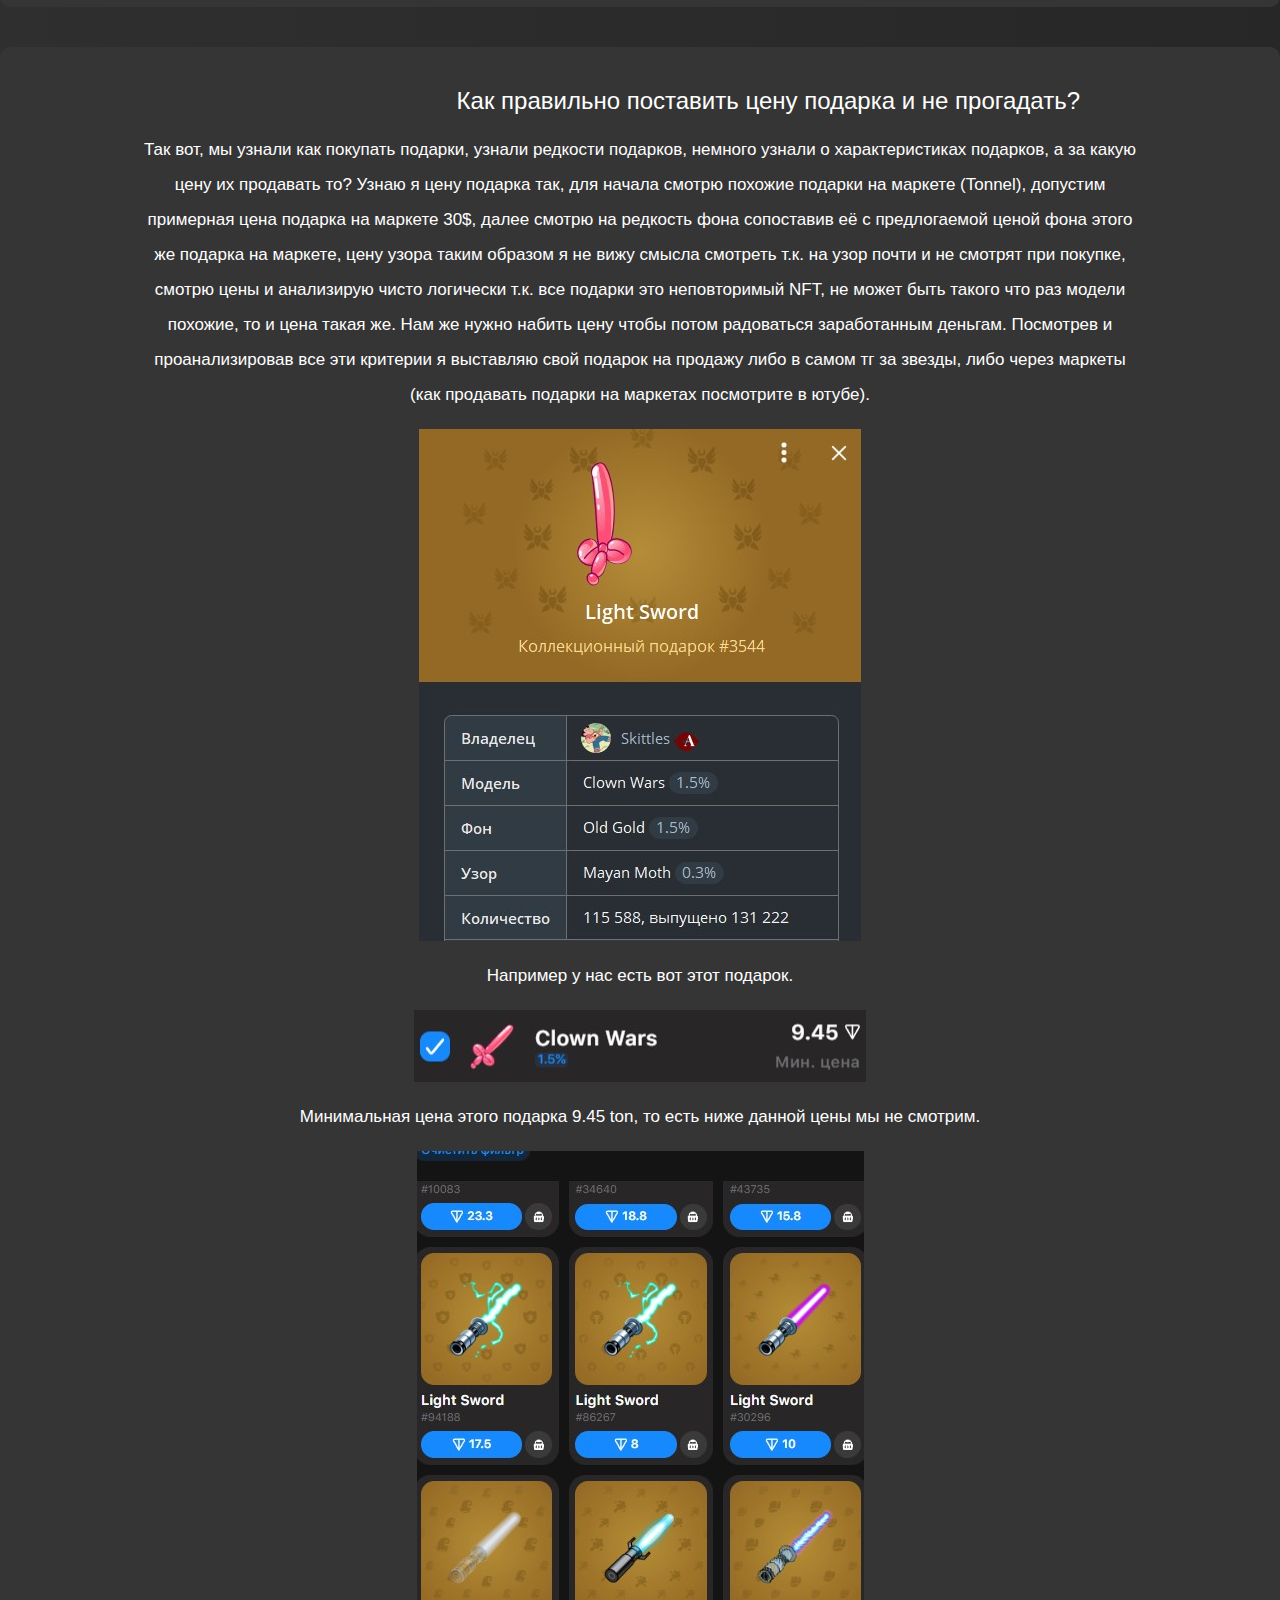
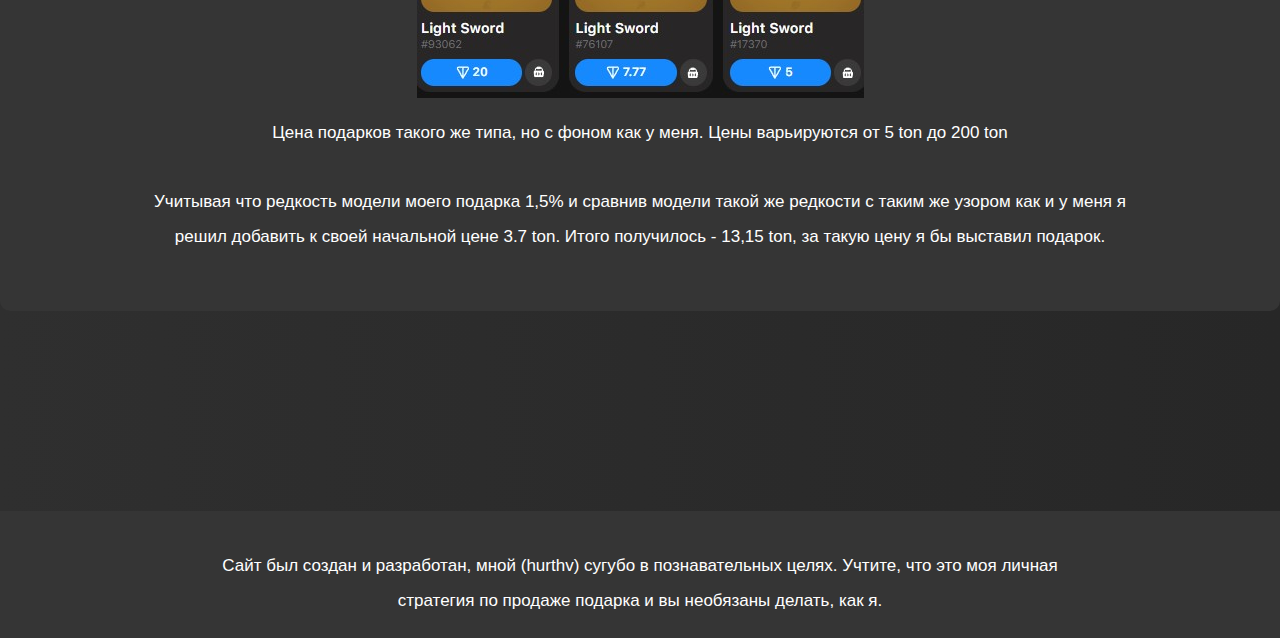
<file: ПОДАРКИ В ТГ/gift-types.html>
<!DOCTYPE html>
<html lang="en">
<head>
    <meta charset="UTF-8">
    <meta name="viewport" content="width=device-width, initial-scale=1.0">
    <title>GIFT TYPES</title>
    <link rel="stylesheet" href="gift.css">
</head>
<body>
    <header class="header">
        <div class="header-div">
            <ul class="header-list">
                <li class="header-list-item">
                    <a href="gift-main.html" class="header-list-link">Главная</a>
                </li>
                <li class="header-list-item">
                    <a href="gift-types.html" class="header-list-link textcenter active">Виды подарков</a>
                </li>
                <li class="header-list-item">
                    <a href="gift-about.html" class="header-list-link">О наc</a>
                </li>
                <li class="header-list-item">
                    <a href="gift-FAQ.html" class="header-list-link">FAQ</a>
                </li>
            </ul>
        </div>
    </header>

    <main class="main">
        <div class="container">
            <article class="article_types">
                <div class="article_types-subtitle">О видах подарков в телеграмм</div>
                <div class="article_types-sub-subtitle">В Telegram есть три вида подарков:</div>
                <p class="article_types-title"><em>Обычные.</em> Стоят дёшево, но нельзя превратить в NFT. Можно обменивать на внутреннюю валюту Telegram, 
                    из-за чего не представляют особой ценности.</p>
                <p class="article_types-title"><em>Редкие.</em> Выпускаются ограниченным тиражом. Каждый подарок имеет уникальную модель, фон и символ. 
                    Такие экземпляры можно прокачивать до NFT.</p>
                <p class="article_types-title"><em>Коллекционные.</em> Редкий предмет, улучшенный до NFT. Стоят в разы дороже, каждый подарок уникален. 
                    Для превращения редкого украшения в NFT необходимо приобрести улучшение, которое в первый час после релиза стоит 25 000 звёзд. 
                    Каждый час цена снижается, пока не достигнет 25 звёзд.</p>
            </article>
        </div>

        <div class="container">
            <article class="article_types_2">
                <div class="article_types-subtitle_2">Как понять редкость подарка?</div>
                <p class="article_types-title_2">Редкость подарка можно понять по нескольким критериям например: по самому подарку или по модели подарка 
                    (то есть логично предположить - чем дороже вы купили коллекционный подарок, тем дороже он будет стоить), по узору, по фону. 
                    Например подарки с черным фоном будут стоить дороже, чем подарки с оранжевым фоном 
                    (это можно посмотреть по % написанным в характеристиках подарка), аналагично с фоном.</p>
                <img src="images/img6.jpg" alt="На картинке изображен коллекционной подарок" class="img_types">
                <p class="article_types-title_2">Как мы видим на данном изображении есть характеристика подарка. 
                    Модель - Blind Bag (1%), Фон - Black (1.2%), Узор - Omusubi (0.7%). 
                    Процент означает редкость Модели, Фона или Узора, а эта редкость в свою очередь сопровождается большей или меньшей ценой. 
                    Что самое интересное вы можете сами поставить цену на ваш подарок, как считаете нужным сопоставив редкость вашего подарка.
                </p>
            </article>
        </div>

        <div class="container">
            <article class="article_types_3">
                <div class="article_types-subtitle_3">Как правильно поставить цену подарка и не прогадать?</div>
                <p class="article_types-title_3">Так вот, мы узнали как покупать подарки, узнали редкости подарков, 
                    немного узнали о характеристиках подарков, а за какую цену их продавать то? Узнаю я цену подарка так, для начала смотрю похожие подарки на маркете (Tonnel), 
                    допустим примерная цена подарка на маркете 30$, далее смотрю на редкость фона сопоставив её с предлогаемой ценой фона этого же подарка на маркете, 
                    цену узора таким образом я не вижу смысла смотреть т.к. на узор почти и не смотрят при покупке, смотрю цены и анализирую чисто логически т.к. 
                    все подарки это неповторимый NFT, не может быть такого что раз модели похожие, то и цена такая же. 
                    Нам же нужно набить цену чтобы потом радоваться заработанным деньгам.
                    Посмотрев и проанализировав все эти критерии я выставляю свой подарок на продажу либо в самом тг за звезды, либо через маркеты 
                    (как продавать подарки на маркетах посмотрите в ютубе). 
                </p>
                <img src="images/img7.jpg" alt="">
                <p class="article_types-title_3">Например у нас есть вот этот подарок.</p>
                <img src="images/img8.jpg" alt="">
                <p class="article_types-title_3">Минимальная цена этого подарка 9.45 ton, то есть ниже данной цены мы не смотрим.</p>
                <img src="images/img9.jpg" alt="">
                <p class="article_types-title_3">Цена подарков такого же типа, но с фоном как у меня. Цены варьируются от 5 ton до 200 ton</p>
                <p class="article_types-title_3">Учитывая что редкость модели моего подарка 1,5% и сравнив модели такой же редкости с таким же узором как и у меня 
                    я решил добавить к своей начальной цене 3.7 ton. Итого получилось - 13,15 ton, за такую цену я бы выставил подарок.</p>
            </article>
        </div>
    </main>

    <footer class="footer">
        <div class="footer-container">
            <p class="footer-text">
                Сайт был создан и разработан, мной (hurthv) сугубо в познавательных целях. Учтите, что это моя личная стратегия по продаже подарка и вы необязаны делать, как я.
            </p>
        </div>
    </footer>

</body>
</html>
</file>
<file: gift.css>
:root {
    --color-block: #353535;
    --color-preblock: #303030;
    --color-alfablock: #2F2F2F;
    --color-all-link: rgb(187, 187, 187);

    --font-size-tittle: 23px;
    --font-size-subtitle: 27px;
    --font-size-subsubtitle: 25px;
    --font-size-steps: 77px;
    --font-size-numbers: 77px;
}

html {
    scroll-behavior: smooth;
    transition: ease 2s;
}


body {
    background: linear-gradient(90deg,rgba(47, 47, 47, 1) 0%, rgba(39, 39, 39, 1) 100%);
    font-family: "Days One";
    font-weight: 500;
    color: #fff;
    margin: 0;
}

img {
    align-self: center;
}

.arrow-img {
    position: fixed;
    z-index: 10;
    right: 2%;
    top: 88%;
    transition: ease 1s;
    width: 64px;
    height: 64px;
    border-radius: 50%;
    background-color: rgba(255, 255, 255, 0.395);
}

.arrow-img:hover {
    background-color: rgb(255, 255, 255)
}

.header-list-link.active {
    color: var(--color-all-link);
}

.header-list-link.active {
    color: var(--color-all-link);
}

.header-list-link.active {
    color: var(--color-all-link);
}

.header-list-link.active {
    color: var(--color-all-link);
}

a {
    text-decoration: none;
    color: #fff;
}

.header-div {
    background-color: var(--color-alfablock);
    padding: 0 450px;
}

.header-list {
    padding: 0;
    margin: 0;
    display: flex;
    justify-content: space-between;
    align-items: center;
    list-style-type: none;
    padding: 20px 0;
    font-size: 1.25em;
}

.header-list-link.textcenter a {
    align-items: center;
}

.header-list-link {
    transition: all 0.3s;
}

.header-list-link:hover {
    color: var(--color-all-link);
}

main {
    margin-top: 50px;
}

.article {
    display: flex;
    flex-direction: column; /* Изменено для вертикального расположения */
    align-items: flex-start;
    background-color: var(--color-block);
    padding-top: 40px;
    padding-bottom: 40px;
    border-radius: 10px;
    position: relative;
}

.article-subtitle {
    align-self: flex-start;
    margin-left: 200px;
    font-size: var(--font-size-subtitle);
    position: relative;
}

.article-title {
    max-width: 1000px;
    text-align: center;
    margin-left: auto; /* Центрирование элемента */
    margin-right: auto; /* Центрирование элемента */
    line-height: 35px;
    font-size: var(--font-size-tittle);
}

.article-number::before {
    display: block;
    content: attr(data-number);
    height: 25px;
    width: 15px;

    font-size: var(--font-size-numbers);
    line-height: 1;

    -webkit-text-stroke: 1px rgb(255, 255, 255); /* Обводка текста */

    color: transparent;
    opacity: 30%; 

    position: absolute;
    right: 86.5%;
    top: -1%;
}


.article_2 {
    display: flex;
    flex-direction: column; /* Изменено для вертикального расположения */
    align-items: flex-start;
    background-color: var(--color-block);
    padding-top: 40px;
    padding-bottom: 40px;
    margin-top: 40px;
    margin-bottom: 40px;
    border-radius: 10px;
    position: relative;
}

.article-subtitle_2 {
    align-self: flex-end;
    margin-right: 200px;
    font-size: var(--font-size-subtitle);
    position: relative;
}

.article-number_2::before {
    display: block;
    content: attr(data-number);
    height: 25px;
    width: 15px;

    font-size: var(--font-size-numbers);
    line-height: 1;

    -webkit-text-stroke: 1px rgb(255, 255, 255); /* Обводка текста */

    color: transparent;
    opacity: 30%; 

    position: absolute;
    right: 14.5%;
    top: -0.1%;
}

.article-sub-subtitle_2 {
    align-self: flex-start;
    margin-left: 200px;
    font-size: var(--font-size-subsubtitle);
    margin-top: 20px;
}

.article-title_2 {
    max-width: 1000px;
    text-align: center;
    margin-left: auto; /* Центрирование элемента */
    margin-right: auto; /* Центрирование элемента */
    line-height: 35px;
    font-size: var(--font-size-tittle);
}

.article-title_2.margin {
    margin-bottom: 40px;
}

.article-step_2 {
    background-color: var(--color-alfablock);
    padding: 10px 20px 10px 20px;
    border-radius: 5px;
    box-shadow: 10px 10px 20px rgba(0, 0, 0, 0.149);
    text-align: center;
    margin-left: auto;
    margin-right: auto;
    font-size: var(--font-size-subtitle);
}

.step_1 {
    align-self: flex-start;
    margin-left: 200px;
    margin-top: 20px;
    font-size: var(--font-size-steps);

    -webkit-text-stroke: 1px rgb(255, 255, 255); /* Обводка текста */

    color: transparent;
    opacity: 80%; 
}

.step_2 {
    align-self: flex-end;
    margin-right: 200px;
    font-size: var(--font-size-steps);

    -webkit-text-stroke: 1px rgb(255, 255, 255); /* Обводка текста */

    color: transparent;
    opacity: 80%; 
}



.img-part_1 {
    align-self: center;
    width: 500px;
    height: 550px;
}

.img-part_2 {
    align-self: center;
    width: 550px;
    height: 350px;
}

.article-footer_2 {
    text-align: center;
    margin-left: auto;
    margin-right: auto;
    padding-right: 37.8%;
    padding-left: 37.8%;
    font-size: var(--font-size-subtitle);
}

.article_3 {
    display: flex;
    flex-direction: column; /* Изменено для вертикального расположения */
    align-items: flex-start;
    background-color: var(--color-block);
    padding-top: 40px;
    padding-bottom: 40px;
    margin-top: 40px;
    margin-bottom: 40px;
    border-radius: 10px;
    position: relative;
}

.article-subtitle_3 {
    align-self: flex-start;
    margin-left: 200px;
    font-size: var(--font-size-subtitle);
    position: relative;
    max-width: 300px;
}

.article-title_3 {
    max-width: 1000px;
    text-align: center;
    margin-left: auto; /* Центрирование элемента */
    margin-right: auto; /* Центрирование элемента */
    line-height: 35px;
    font-size: var(--font-size-tittle);
}

.article-number_3::before {
    display: block;
    content: attr(data-number);
    height: 25px;
    width: 15px;

    font-size: var(--font-size-numbers);
    line-height: 1;

    -webkit-text-stroke: 1px rgb(255, 255, 255); /* Обводка текста */

    color: transparent;
    opacity: 30%; 

    position: absolute;
    right: 86%;
    top: -1%;
}

.footer {
    margin: 0;
    padding: 0;
}

.footer-container {
    background-color: var(--color-block);
    margin-top: 200px;
    padding: 40px;
}

.footer-text {
    max-width: 900px;
    text-align: center;
    margin-left: auto; /* Центрирование элемента */
    margin-right: auto; /* Центрирование элемента */
    line-height: 35px;
    font-size: var(--font-size-tittle);
    margin-bottom: 0;
}

.article_types {
    display: flex;
    flex-direction: column; /* Изменено для вертикального расположения */
    align-items: flex-start;
    background-color: var(--color-block);
    padding-top: 40px;
    padding-bottom: 40px;
    border-radius: 10px;
    position: relative;
}

.article_types-subtitle {
    align-self: flex-start;
    margin-left: 200px;
    font-size: var(--font-size-subtitle);
    position: relative;
}

.article_types-sub-subtitle {
    align-self: flex-end;
    margin-right: 200px;
    font-size: var(--font-size-subsubtitle);
    margin-top: 20px;
}

.article_types-title {
    max-width: 1000px;
    text-align: center;
    margin-left: auto;
    margin-right: auto; 
    line-height: 35px;
    font-size: var(--font-size-tittle);
}

.article_types_2 {
    display: flex;
    flex-direction: column;
    align-items: flex-start;
    background-color: var(--color-block);
    padding-top: 40px;
    padding-bottom: 40px;
    border-radius: 10px;
    position: relative;
    margin-top: 40px;
    margin-bottom: 40px;
}

.article_types-subtitle_2 {
    align-self: flex-start;
    margin-left: 200px;
    font-size: var(--font-size-subtitle);
    position: relative;
}

.article_types-title_2 {
    max-width: 1000px;
    text-align: center;
    margin-left: auto;
    margin-right: auto; 
    line-height: 35px;
    font-size: var(--font-size-tittle);
}

.img_types {
    align-self: center;
    width: 450px;
    height: 500px;
}

.img_types_2 {
    align-self: center;
    width: 442px;
    height: 512px;
}

.img_types_3 {
    align-self: center;
    width: 452px;
    height: 72px;
}

.img_types_4 {
    align-self: center;
    width: 447px;
    height: 547px;
}

.article_types_3 {
    display: flex;
    flex-direction: column;
    align-items: flex-start;
    background-color: var(--color-block);
    padding-top: 40px;
    padding-bottom: 40px;
    border-radius: 10px;
    position: relative;
    margin-top: 40px;
    margin-bottom: 40px;
}

.article_types-subtitle_3 {
    align-self: flex-end;
    margin-right: 200px;
    font-size: var(--font-size-subtitle);
    position: relative;
}

.article_types-title_3 {
    max-width: 1000px;
    text-align: center;
    margin-left: auto;
    margin-right: auto; 
    line-height: 35px;
    font-size: var(--font-size-tittle);
}

.article_about {
    display: flex;
    flex-direction: column;
    align-items: flex-start;
    background-color: var(--color-block);
    padding-top: 40px;
    padding-bottom: 40px;
    border-radius: 10px;
    position: relative;
    margin-top: 40px;
    margin-bottom: 40px;
}

.article_about-subtitle {
    align-self: flex-start;
    margin-left: 200px;
    font-size: var(--font-size-subtitle);
    position: relative;
}

.article_about-subtitle-2 {
    margin-left: auto;
    margin-right: auto;
    font-size: var(--font-size-subtitle);
    text-align: center;
}

.article_about-title {
    max-width: 1000px;
    text-align: center;
    margin-left: auto;
    margin-right: auto; 
    line-height: 35px;
    font-size: var(--font-size-tittle);
}

.link-bio {
    text-decoration: underline;
}

.link-bio:hover {
    color: var(--color-all-link);
}

.article_about-list {
    font-size: var(--font-size-tittle);
    margin-left: auto;
    margin-right: auto;
    text-align: center;
    list-style-type: none;
    padding: 0;
}

.article_FAQ {
    display: flex;
    flex-direction: column;
    align-items: flex-start;
    background-color: var(--color-block);
    padding-top: 40px;
    padding-bottom: 40px;
    border-radius: 10px;
    position: relative;
    margin-top: 40px;
    margin-bottom: 40px;
}

.article_FAQ-img {
    align-self: center;
    width: 400px;
    height: 500px;
}

.article_FAQ-subtitle {
    margin-left: auto;
    margin-right: auto;
    font-size: var(--font-size-subtitle);
    text-align: center;
    padding-top: 20px;
}

@media (max-width: 1305px) {
    /* Уменьшаем паддинги и размеры шрифтов для мобильных устройств */
    .header-div {
      padding: 0 20px;
    }
  
    /*.header-list {
      flex-direction: column;
      font-size: 16px;
    }*/
  
    .article {
      padding: 20px;
    }
  
    .article-subtitle,
    .article-subtitle_2,
    .article-subtitle_3,
    .article_types-subtitle,
    .article_types-subtitle_2,
    .article_types-subtitle_3,
    .article_about-subtitle,
    .article_about-subtitle-2 {
        margin-left: 20px;
        font-size: 20px;
        text-align: center;
        align-self: center;
        margin-left: 0;
        margin-right: 0;
    }
  
    .article-title,
    .article-title_2,
    .article-title_3,
    .article_types-title,
    .article_types-title_2,
    .article_types-title_3,
    .article_about-title {
      align-self: center;
      max-width: 90%;
      font-size: 14px;
      margin: 20px 0;
    }


  
    /* Центрируем и уменьшаем размеры изображений */
    .img-part_1,
    .img-part_2,
    .img_types,
    .img_types_2,
    .img_types_3,
    .img_types_4,
    .article_FAQ-img {
      width: 60%;
      height: auto;
    }
  
    /* Убираем фиксированные отступы и ширины для блоков */
    .article-footer_2 {
      padding: 20px;
      padding-left: 10%;
      padding-right: 10%;
    }
  
    /* Переустанавливаем позиционирование чисел */
    .article-number::before,
    .article-number_2::before,
    .article-number_3::before {
      right: 10%;
      top: 10%;
      font-size: 8vw;
      opacity: 0;
    }
  
    /* Уменьшаем размеры шрифтов */
    /*.article-subtitle,
    .article-subtitle_2,
    .article-subtitle_3 {

    }*/
  
  
    /* Убираем фиксированные отступы и ширины у контейнеров */
    .footer-container {
      padding: 20px;
    }
  }

/*  @media (max-height: 730px) {

    .article-number::before,
    .article-number_2::before,
    .article-number_3::before {
        opacity: 0;
    }
} */

/* @media (min-height: 745px) {

    .article-number::before,
    .article-number_2::before,
    .article-number_3::before {
        opacity: 0;
    }
} */

@media (max-width: 710px) {
    .article-sub-subtitle_2,
    .article_types-sub-subtitle {
        margin-left: 10px;
        align-self: center;
        font-size: 19px;
        text-align: center;
        width: 350px;
        margin-right: 30px;
        margin-left: 0;
    }
}

@media (max-width: 440px) {
    .step_1,
    .step_2 {
        align-self: center;
        margin-right: 0px;
        margin-left: 0px;
        font-size: 40px;
    }

    .article-subtitle_2 {
        align-self: center;
        margin-left: 0;
        margin-right: 0;
    }

    .article-subtitle_3 {
        text-align: center;
        align-self: center;
        margin-left: 0;
        margin-right: 0;
    }


}

@media (max-width: 1024px) {
    .header-list {
        font-size: 21px;
        padding-left: 50px;
        padding-right: 50px;
    }
}

@media (max-width: 590px) {
    .header-list {
        font-size: 13px;
        padding-right: 10px;
        padding-left: 10px;

    }
    .header-list-item {
        height: auto;
        width: auto;
        display: block;
        text-align: center;
        margin: 5px;
    }
}

@media (min-width: 375px) {
    .article-step_2 {
        font-size: 20px;
    }
}

@media (min-width: 320px) {
    .article-step_2 {
        font-size: 18px;
    }
}

@media (max-width: 426px) {
    .article-title,
    .article-title_2,
    .article-title_3,
    .article_types-title,
    .article_types-title_2,
    .article_types-title_3 {
        line-height: 23px;
    }
    .footer-text {
        font-size: 15px;
        line-height: 23px;
    }

    .arrow-img {
        width: 42px;
        height: 42px;
        right: 3%;
        top: 92%;
    }
}
</file>
<file: docs/gift.css>
:root {
    --color-block: #353535;
    --color-preblock: #303030;
    --color-alfablock: #2F2F2F;

    --font-size-tittle: 17px;
    --font-size-subtitle: 24px;
    --font-size-subsubtitle: 20px;
    --font-size-steps: 4.375em;
}


body {
    background: linear-gradient(90deg,rgba(47, 47, 47, 1) 0%, rgba(39, 39, 39, 1) 100%);
    font-family: "Intro Friday", sans-serif;
    color: #fff;
    margin: 0;
}

img {
    align-self: center;
}

.header-list-link.active {
    color: rgb(187, 187, 187);
}

.header-list-link.active {
    color: rgb(187, 187, 187);
}

.header-list-link.active {
    color: rgb(187, 187, 187);
}

.header-list-link.active {
    color: rgb(187, 187, 187);
}

a {
    text-decoration: none;
    color: #fff;
}

.header-div {
    background-color: var(--color-alfablock);
    padding: 0 450px;
}

.header-list {
    padding: 0;
    margin: 0;
    display: flex;
    justify-content: space-between;
    align-items: center;
    list-style-type: none;
    padding: 20px 0;
    font-size: 20px;
}

.header-list-link.textcenter a {
    align-items: center;
}

.header-list-link {
    transition: all 0.3s;
}

.header-list-link:hover {
    color: rgb(187, 187, 187);
}

main {
    margin-top: 50px;
}

.article {
    display: flex;
    flex-direction: column; /* Изменено для вертикального расположения */
    align-items: flex-start;
    background-color: var(--color-block);
    padding-top: 40px;
    padding-bottom: 40px;
    border-radius: 10px;
    position: relative;
}

.article-subtitle {
    align-self: flex-start;
    margin-left: 200px;
    font-size: var(--font-size-subtitle);
    position: relative;
}

.article-title {
    max-width: 900px;
    text-align: center;
    margin-left: auto; /* Центрирование элемента */
    margin-right: auto; /* Центрирование элемента */
    line-height: 35px;
    font-size: var(--font-size-tittle);
}

.article-number::before {
    display: block;
    content: attr(data-number);
    height: 25px;
    width: 15px;

    font-size: 4.375em;
    line-height: 1;

    -webkit-text-stroke: 1px rgb(255, 255, 255); /* Обводка текста */

    color: transparent;
    opacity: 30%; 

    position: absolute;
    right: 86.5%;
    top: -1%;
}


.article_2 {
    display: flex;
    flex-direction: column; /* Изменено для вертикального расположения */
    align-items: flex-start;
    background-color: var(--color-block);
    padding-top: 40px;
    padding-bottom: 40px;
    margin-top: 40px;
    margin-bottom: 40px;
    border-radius: 10px;
    position: relative;
}

.article-subtitle_2 {
    align-self: flex-end;
    margin-right: 200px;
    font-size: var(--font-size-subtitle);
    position: relative;
}

.article-number_2::before {
    display: block;
    content: attr(data-number);
    height: 25px;
    width: 15px;

    font-size: 4.375em;
    line-height: 1;

    -webkit-text-stroke: 1px rgb(255, 255, 255); /* Обводка текста */

    color: transparent;
    opacity: 30%; 

    position: absolute;
    right: 14.5%;
    top: -0.1%;
}

.article-sub-subtitle_2 {
    align-self: flex-start;
    margin-left: 200px;
    font-size: var(--font-size-subsubtitle);
    margin-top: 20px;
}

.article-title_2 {
    max-width: 900px;
    text-align: center;
    margin-left: auto; /* Центрирование элемента */
    margin-right: auto; /* Центрирование элемента */
    line-height: 35px;
    font-size: var(--font-size-tittle);
}

.article-title_2.margin {
    margin-bottom: 40px;
}

.article-step_2 {
    background-color: var(--color-alfablock);
    padding: 10px 20px 10px 20px;
    border-radius: 5px;
    box-shadow: 10px 10px 20px rgba(0, 0, 0, 0.149);
    text-align: center;
    margin-left: auto;
    margin-right: auto;
    font-size: var(--font-size-subtitle);
}

.step_1 {
    align-self: flex-start;
    margin-left: 200px;
    margin-top: 20px;
    font-size: var(--font-size-steps);

    -webkit-text-stroke: 1px rgb(255, 255, 255); /* Обводка текста */

    color: transparent;
    opacity: 80%; 
}

.step_2 {
    align-self: flex-end;
    margin-right: 200px;
    font-size: var(--font-size-steps);

    -webkit-text-stroke: 1px rgb(255, 255, 255); /* Обводка текста */

    color: transparent;
    opacity: 80%; 
}



.img-part_1 {
    align-self: center;
    width: 500px;
    height: 550px;
}

.img-part_2 {
    align-self: center;
    width: 550px;
    height: 350px;
}

.article-footer_2 {
    text-align: center;
    margin-left: auto;
    margin-right: auto;
    padding-right: 37.8%;
    padding-left: 37.8%;
    font-size: var(--font-size-subtitle);
}

.article_3 {
    display: flex;
    flex-direction: column; /* Изменено для вертикального расположения */
    align-items: flex-start;
    background-color: var(--color-block);
    padding-top: 40px;
    padding-bottom: 40px;
    margin-top: 40px;
    margin-bottom: 40px;
    border-radius: 10px;
    position: relative;
}

.article-subtitle_3 {
    align-self: flex-start;
    margin-left: 200px;
    font-size: var(--font-size-subtitle);
    position: relative;
    max-width: 300px;
}

.article-title_3 {
    max-width: 900px;
    text-align: center;
    margin-left: auto; /* Центрирование элемента */
    margin-right: auto; /* Центрирование элемента */
    line-height: 35px;
    font-size: var(--font-size-tittle);
}

.article-number_3::before {
    display: block;
    content: attr(data-number);
    height: 25px;
    width: 15px;

    font-size: 4.375em;
    line-height: 1;

    -webkit-text-stroke: 1px rgb(255, 255, 255); /* Обводка текста */

    color: transparent;
    opacity: 30%; 

    position: absolute;
    right: 86%;
    top: -1%;
}

.footer {
    margin: 0;
    padding: 0;
}

.footer-container {
    background-color: var(--color-block);
    margin-top: 200px;
    padding: 40px;
}

.footer-text {
    max-width: 900px;
    text-align: center;
    margin-left: auto; /* Центрирование элемента */
    margin-right: auto; /* Центрирование элемента */
    line-height: 35px;
    font-size: var(--font-size-tittle);
    margin-bottom: 0;
}

@media (max-width: 1305px) {
    /* Уменьшаем паддинги и размеры шрифтов для мобильных устройств */
    .header-div {
      padding: 0 20px;
    }
  
    /*.header-list {
      flex-direction: column;
      font-size: 16px;
    }*/
  
    .article {
      padding: 20px;
    }
  
    .article-subtitle {
      margin-left: 20px;
      font-size: 20px;
    }
  
    .article-title {
      max-width: 100%;
      font-size: 18px;
      margin: 20px 0;
    }
  
    /* Центрируем и уменьшаем размеры изображений */
    .img-part_1,
    .img-part_2 {
      width: 60%;
      height: auto;
    }
  
    /* Убираем фиксированные отступы и ширины для блоков */
    .article-footer_2 {
      padding: 20px;
      padding-left: 10%;
      padding-right: 10%;
    }
  
    /* Переустанавливаем позиционирование чисел */
    .article-number::before,
    .article-number_2::before,
    .article-number_3::before {
      right: 10%;
      top: 10%;
      font-size: 8vw;
      opacity: 0;
    }
  
    /* Уменьшаем размеры шрифтов */
    /*.article-subtitle,
    .article-subtitle_2,
    .article-subtitle_3 {

    }*/
  
    .article-title,
    .article-title_2,
    .article-title_3 {
      font-size: 16px;
    }
  
  
    /* Убираем фиксированные отступы и ширины у контейнеров */
    .footer-container {
      padding: 20px;
    }
  }

/*  @media (max-height: 730px) {

    .article-number::before,
    .article-number_2::before,
    .article-number_3::before {
        opacity: 0;
    }
} */

/* @media (min-height: 745px) {

    .article-number::before,
    .article-number_2::before,
    .article-number_3::before {
        opacity: 0;
    }
} */

@media (max-width: 440px) {
    .step_1,
    .step_2 {
        align-self: center;
        margin-right: 0px;
        margin-left: 0px;
        font-size: 40px;
    }

    .article-subtitle_2 {
        align-self: center;
        margin-left: 0;
        margin-right: 0;
    }

    .article-sub-subtitle_2 {
        margin-left: 0;
        align-self: center;
        font-size: 19px;
    }

    .article-subtitle_3 {
        text-align: center;
        align-self: center;
        margin-left: 0;
        margin-right: 0;
    }


}

@media (max-width: 1024px) {
    .header-list {
        font-size: 21px;
        padding-left: 50px;
        padding-right: 50px;
    }
}

@media (max-width: 550px) {
    .header-list {
        flex-direction: column;
    }
}

@media (min-width: 375px) {
    .article-step_2 {
        font-size: 20px;
    }
}

@media (min-width: 320px) {
    .article-step_2 {
        font-size: 18px;
    }
}

@media (max-width: 425px) {
    .article-title,
    .article-title_2,
    .article-title_3 {
        font-size: 15px;
        line-height: 23px;
    }
    .footer-text {
        font-size: 15px;
        line-height: 23px;
    }
}

.article_types {
    display: flex;
    flex-direction: column; /* Изменено для вертикального расположения */
    align-items: flex-start;
    background-color: var(--color-block);
    padding-top: 40px;
    padding-bottom: 40px;
    border-radius: 10px;
    position: relative;
}

.article_types-subtitle {
    align-self: flex-start;
    margin-left: 200px;
    font-size: var(--font-size-subtitle);
    position: relative;
}

.article_types-sub-subtitle {
    align-self: flex-end;
    margin-right: 200px;
    font-size: var(--font-size-subsubtitle);
    margin-top: 20px;
}

.article_types-title {
    max-width: 900px;
    text-align: center;
    margin-left: auto;
    margin-right: auto; 
    line-height: 35px;
    font-size: var(--font-size-tittle);
}

.article_types_2 {
    display: flex;
    flex-direction: column;
    align-items: flex-start;
    background-color: var(--color-block);
    padding-top: 40px;
    padding-bottom: 40px;
    border-radius: 10px;
    position: relative;
    margin-top: 40px;
    margin-bottom: 40px;
}

.article_types-subtitle_2 {
    align-self: flex-start;
    margin-left: 200px;
    font-size: var(--font-size-subtitle);
    position: relative;
}

.article_types-title_2 {
    max-width: 900px;
    text-align: center;
    margin-left: auto;
    margin-right: auto; 
    line-height: 35px;
    font-size: var(--font-size-tittle);
}

.img_types {
    align-self: center;
    width: 450px;
    height: 500px;
}

.article_types_3 {
    display: flex;
    flex-direction: column;
    align-items: flex-start;
    background-color: var(--color-block);
    padding-top: 40px;
    padding-bottom: 40px;
    border-radius: 10px;
    position: relative;
    margin-top: 40px;
    margin-bottom: 40px;
}

.article_types-subtitle_3 {
    align-self: flex-end;
    margin-right: 200px;
    font-size: var(--font-size-subtitle);
    position: relative;
}

.article_types-title_3 {
    max-width: 1000px;
    text-align: center;
    margin-left: auto;
    margin-right: auto; 
    line-height: 35px;
    font-size: var(--font-size-tittle);
}
</file>
<file: ПОДАРКИ В ТГ/gift.css>
:root {
    --color-block: #353535;
    --color-preblock: #303030;
    --color-alfablock: #2F2F2F;

    --font-size-tittle: 17px;
    --font-size-subtitle: 24px;
    --font-size-subsubtitle: 20px;
    --font-size-steps: 4.375em;
}


body {
    background: linear-gradient(90deg,rgba(47, 47, 47, 1) 0%, rgba(39, 39, 39, 1) 100%);
    font-family: "Intro Friday", sans-serif;
    color: #fff;
    margin: 0;
}

img {
    align-self: center;
}

.header-list-link.active {
    color: rgb(187, 187, 187);
}

.header-list-link.active {
    color: rgb(187, 187, 187);
}

.header-list-link.active {
    color: rgb(187, 187, 187);
}

.header-list-link.active {
    color: rgb(187, 187, 187);
}

a {
    text-decoration: none;
    color: #fff;
}

.header-div {
    background-color: var(--color-alfablock);
    padding: 0 450px;
}

.header-list {
    padding: 0;
    margin: 0;
    display: flex;
    justify-content: space-between;
    align-items: center;
    list-style-type: none;
    padding: 20px 0;
    font-size: 20px;
}

.header-list-link.textcenter a {
    align-items: center;
}

.header-list-link {
    transition: all 0.3s;
}

.header-list-link:hover {
    color: rgb(187, 187, 187);
}

main {
    margin-top: 50px;
}

.article {
    display: flex;
    flex-direction: column; /* Изменено для вертикального расположения */
    align-items: flex-start;
    background-color: var(--color-block);
    padding-top: 40px;
    padding-bottom: 40px;
    border-radius: 10px;
    position: relative;
}

.article-subtitle {
    align-self: flex-start;
    margin-left: 200px;
    font-size: var(--font-size-subtitle);
    position: relative;
}

.article-title {
    max-width: 900px;
    text-align: center;
    margin-left: auto; /* Центрирование элемента */
    margin-right: auto; /* Центрирование элемента */
    line-height: 35px;
    font-size: var(--font-size-tittle);
}

.article-number::before {
    display: block;
    content: attr(data-number);
    height: 25px;
    width: 15px;

    font-size: 4.375em;
    line-height: 1;

    -webkit-text-stroke: 1px rgb(255, 255, 255); /* Обводка текста */

    color: transparent;
    opacity: 30%; 

    position: absolute;
    right: 86.5%;
    top: -1%;
}


.article_2 {
    display: flex;
    flex-direction: column; /* Изменено для вертикального расположения */
    align-items: flex-start;
    background-color: var(--color-block);
    padding-top: 40px;
    padding-bottom: 40px;
    margin-top: 40px;
    margin-bottom: 40px;
    border-radius: 10px;
    position: relative;
}

.article-subtitle_2 {
    align-self: flex-end;
    margin-right: 200px;
    font-size: var(--font-size-subtitle);
    position: relative;
}

.article-number_2::before {
    display: block;
    content: attr(data-number);
    height: 25px;
    width: 15px;

    font-size: 4.375em;
    line-height: 1;

    -webkit-text-stroke: 1px rgb(255, 255, 255); /* Обводка текста */

    color: transparent;
    opacity: 30%; 

    position: absolute;
    right: 14.5%;
    top: -0.1%;
}

.article-sub-subtitle_2 {
    align-self: flex-start;
    margin-left: 200px;
    font-size: var(--font-size-subsubtitle);
    margin-top: 20px;
}

.article-title_2 {
    max-width: 900px;
    text-align: center;
    margin-left: auto; /* Центрирование элемента */
    margin-right: auto; /* Центрирование элемента */
    line-height: 35px;
    font-size: var(--font-size-tittle);
}

.article-title_2.margin {
    margin-bottom: 40px;
}

.article-step_2 {
    background-color: var(--color-alfablock);
    padding: 10px 20px 10px 20px;
    border-radius: 5px;
    box-shadow: 10px 10px 20px rgba(0, 0, 0, 0.149);
    text-align: center;
    margin-left: auto;
    margin-right: auto;
    font-size: var(--font-size-subtitle);
}

.step_1 {
    align-self: flex-start;
    margin-left: 200px;
    margin-top: 20px;
    font-size: var(--font-size-steps);

    -webkit-text-stroke: 1px rgb(255, 255, 255); /* Обводка текста */

    color: transparent;
    opacity: 80%; 
}

.step_2 {
    align-self: flex-end;
    margin-right: 200px;
    font-size: var(--font-size-steps);

    -webkit-text-stroke: 1px rgb(255, 255, 255); /* Обводка текста */

    color: transparent;
    opacity: 80%; 
}



.img-part_1 {
    align-self: center;
    width: 500px;
    height: 550px;
}

.img-part_2 {
    align-self: center;
    width: 550px;
    height: 350px;
}

.article-footer_2 {
    text-align: center;
    margin-left: auto;
    margin-right: auto;
    padding-right: 37.8%;
    padding-left: 37.8%;
    font-size: var(--font-size-subtitle);
}

.article_3 {
    display: flex;
    flex-direction: column; /* Изменено для вертикального расположения */
    align-items: flex-start;
    background-color: var(--color-block);
    padding-top: 40px;
    padding-bottom: 40px;
    margin-top: 40px;
    margin-bottom: 40px;
    border-radius: 10px;
    position: relative;
}

.article-subtitle_3 {
    align-self: flex-start;
    margin-left: 200px;
    font-size: var(--font-size-subtitle);
    position: relative;
    max-width: 300px;
}

.article-title_3 {
    max-width: 900px;
    text-align: center;
    margin-left: auto; /* Центрирование элемента */
    margin-right: auto; /* Центрирование элемента */
    line-height: 35px;
    font-size: var(--font-size-tittle);
}

.article-number_3::before {
    display: block;
    content: attr(data-number);
    height: 25px;
    width: 15px;

    font-size: 4.375em;
    line-height: 1;

    -webkit-text-stroke: 1px rgb(255, 255, 255); /* Обводка текста */

    color: transparent;
    opacity: 30%; 

    position: absolute;
    right: 86%;
    top: -1%;
}

.footer {
    margin: 0;
    padding: 0;
}

.footer-container {
    background-color: var(--color-block);
    margin-top: 200px;
    padding: 40px;
}

.footer-text {
    max-width: 900px;
    text-align: center;
    margin-left: auto; /* Центрирование элемента */
    margin-right: auto; /* Центрирование элемента */
    line-height: 35px;
    font-size: var(--font-size-tittle);
    margin-bottom: 0;
}

@media (max-width: 1305px) {
    /* Уменьшаем паддинги и размеры шрифтов для мобильных устройств */
    .header-div {
      padding: 0 20px;
    }
  
    /*.header-list {
      flex-direction: column;
      font-size: 16px;
    }*/
  
    .article {
      padding: 20px;
    }
  
    .article-subtitle {
      margin-left: 20px;
      font-size: 20px;
    }
  
    .article-title {
      max-width: 100%;
      font-size: 18px;
      margin: 20px 0;
    }
  
    /* Центрируем и уменьшаем размеры изображений */
    .img-part_1,
    .img-part_2 {
      width: 60%;
      height: auto;
    }
  
    /* Убираем фиксированные отступы и ширины для блоков */
    .article-footer_2 {
      padding: 20px;
      padding-left: 10%;
      padding-right: 10%;
    }
  
    /* Переустанавливаем позиционирование чисел */
    .article-number::before,
    .article-number_2::before,
    .article-number_3::before {
      right: 10%;
      top: 10%;
      font-size: 8vw;
      opacity: 0;
    }
  
    /* Уменьшаем размеры шрифтов */
    /*.article-subtitle,
    .article-subtitle_2,
    .article-subtitle_3 {

    }*/
  
    .article-title,
    .article-title_2,
    .article-title_3 {
      font-size: 16px;
    }
  
  
    /* Убираем фиксированные отступы и ширины у контейнеров */
    .footer-container {
      padding: 20px;
    }
  }

/*  @media (max-height: 730px) {

    .article-number::before,
    .article-number_2::before,
    .article-number_3::before {
        opacity: 0;
    }
} */

/* @media (min-height: 745px) {

    .article-number::before,
    .article-number_2::before,
    .article-number_3::before {
        opacity: 0;
    }
} */

@media (max-width: 440px) {
    .step_1,
    .step_2 {
        align-self: center;
        margin-right: 0px;
        margin-left: 0px;
        font-size: 40px;
    }

    .article-subtitle_2 {
        align-self: center;
        margin-left: 0;
        margin-right: 0;
    }

    .article-sub-subtitle_2 {
        margin-left: 0;
        align-self: center;
        font-size: 19px;
    }

    .article-subtitle_3 {
        text-align: center;
        align-self: center;
        margin-left: 0;
        margin-right: 0;
    }


}

@media (max-width: 1024px) {
    .header-list {
        font-size: 21px;
        padding-left: 50px;
        padding-right: 50px;
    }
}

@media (max-width: 550px) {
    .header-list {
        flex-direction: column;
    }
}

@media (min-width: 375px) {
    .article-step_2 {
        font-size: 20px;
    }
}

@media (min-width: 320px) {
    .article-step_2 {
        font-size: 18px;
    }
}

@media (max-width: 425px) {
    .article-title,
    .article-title_2,
    .article-title_3 {
        font-size: 15px;
        line-height: 23px;
    }
    .footer-text {
        font-size: 15px;
        line-height: 23px;
    }
}

.article_types {
    display: flex;
    flex-direction: column; /* Изменено для вертикального расположения */
    align-items: flex-start;
    background-color: var(--color-block);
    padding-top: 40px;
    padding-bottom: 40px;
    border-radius: 10px;
    position: relative;
}

.article_types-subtitle {
    align-self: flex-start;
    margin-left: 200px;
    font-size: var(--font-size-subtitle);
    position: relative;
}

.article_types-sub-subtitle {
    align-self: flex-end;
    margin-right: 200px;
    font-size: var(--font-size-subsubtitle);
    margin-top: 20px;
}

.article_types-title {
    max-width: 900px;
    text-align: center;
    margin-left: auto;
    margin-right: auto; 
    line-height: 35px;
    font-size: var(--font-size-tittle);
}

.article_types_2 {
    display: flex;
    flex-direction: column;
    align-items: flex-start;
    background-color: var(--color-block);
    padding-top: 40px;
    padding-bottom: 40px;
    border-radius: 10px;
    position: relative;
    margin-top: 40px;
    margin-bottom: 40px;
}

.article_types-subtitle_2 {
    align-self: flex-start;
    margin-left: 200px;
    font-size: var(--font-size-subtitle);
    position: relative;
}

.article_types-title_2 {
    max-width: 900px;
    text-align: center;
    margin-left: auto;
    margin-right: auto; 
    line-height: 35px;
    font-size: var(--font-size-tittle);
}

.img_types {
    align-self: center;
    width: 450px;
    height: 500px;
}

.article_types_3 {
    display: flex;
    flex-direction: column;
    align-items: flex-start;
    background-color: var(--color-block);
    padding-top: 40px;
    padding-bottom: 40px;
    border-radius: 10px;
    position: relative;
    margin-top: 40px;
    margin-bottom: 40px;
}

.article_types-subtitle_3 {
    align-self: flex-end;
    margin-right: 200px;
    font-size: var(--font-size-subtitle);
    position: relative;
}

.article_types-title_3 {
    max-width: 1000px;
    text-align: center;
    margin-left: auto;
    margin-right: auto; 
    line-height: 35px;
    font-size: var(--font-size-tittle);
}
</file>
